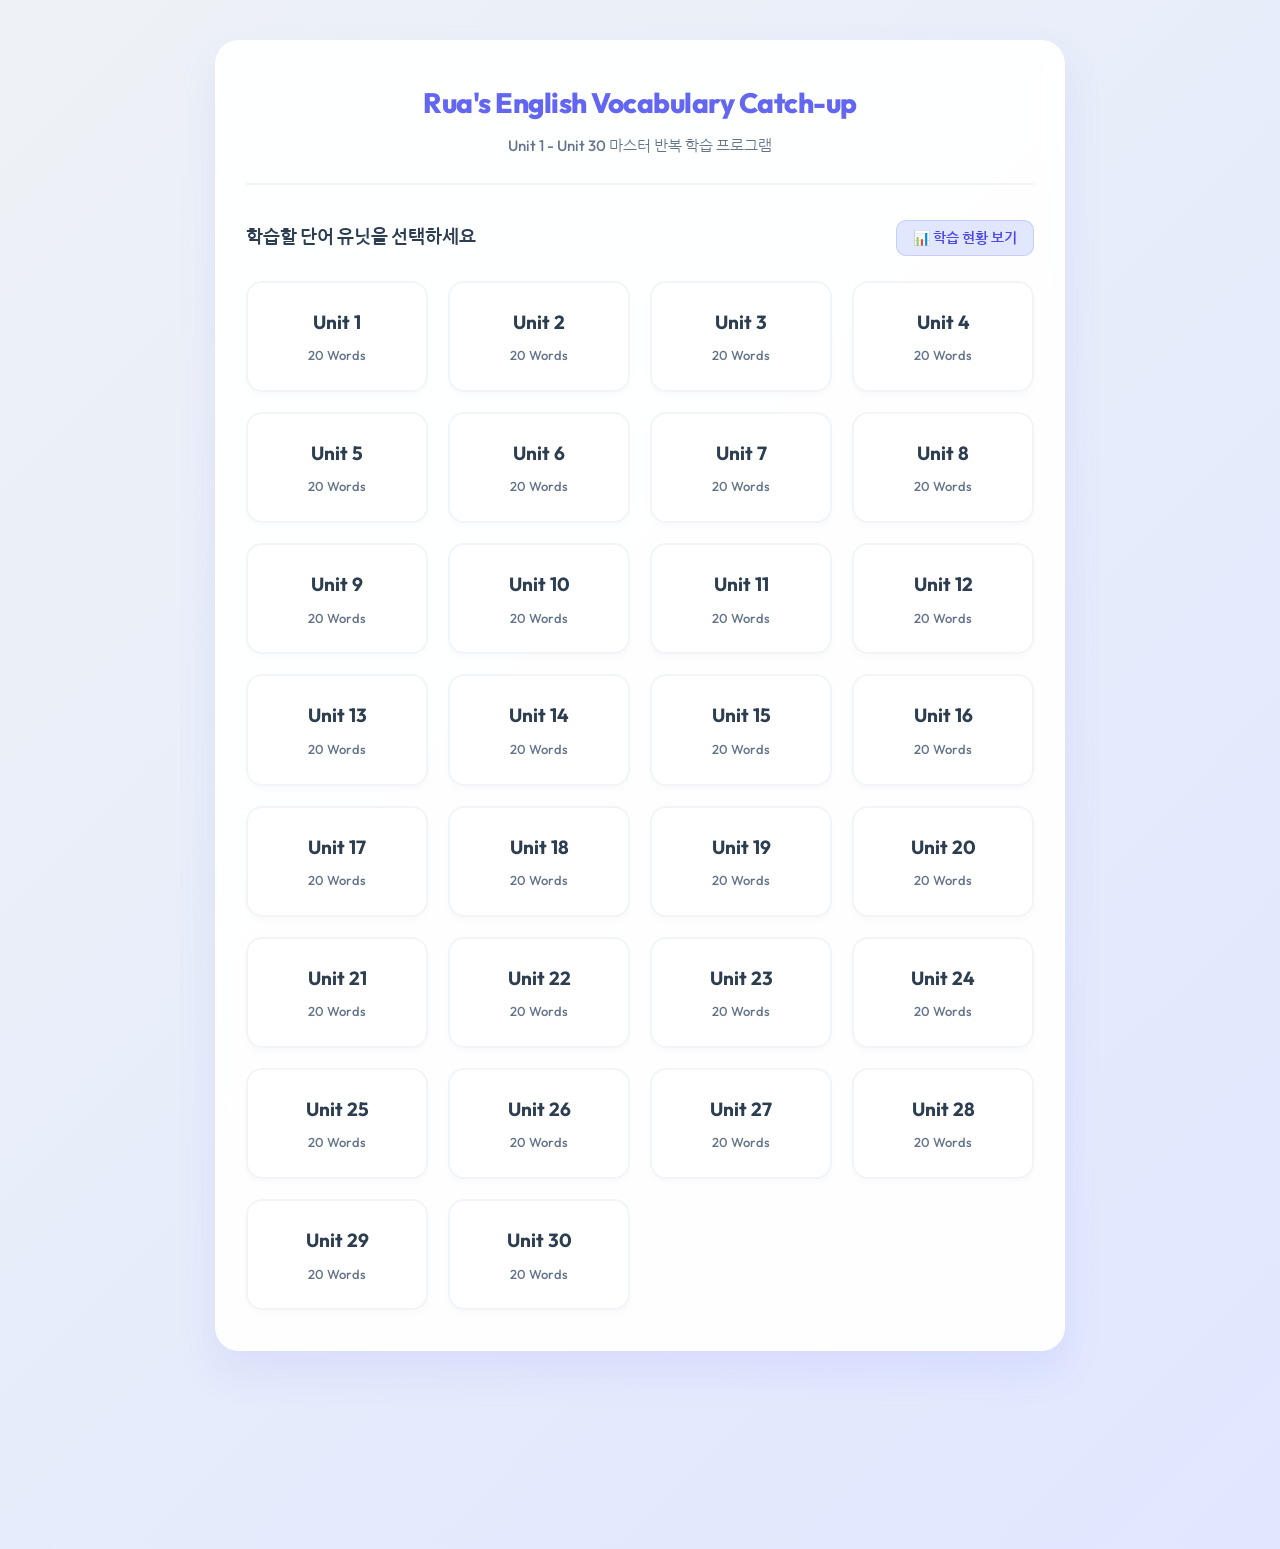
<file: index.html>
<!DOCTYPE html>
<html lang="ko">
<head>
    <meta charset="UTF-8">
    <meta name="viewport" content="width=device-width, initial-scale=1.0">
    <title>Rua's English Vocabulary Catch-up App</title>
    <style>
        @import url('https://fonts.googleapis.com/css2?family=Nanum+Gothic:wght@400;700;800&family=Outfit:wght@300;400;500;600;700;800&display=swap');

        :root {
            --bg-main: #f0f4f8;
            --card-bg: #ffffff;
            --text-main: #2c3e50;
            --text-muted: #64748b;
            --primary: #6366f1;
            --primary-dark: #4f46e5;
            --primary-light: #e0e7ff;
            --success: #10b981;
            --success-bg: #ecfdf5;
            --error: #ef4444;
            --error-bg: #fef2f2;
            --accent: #f59e0b;
            --border: #e2e8f0;
            --shadow: rgba(99, 102, 241, 0.08);
            --shadow-lg: 0 10px 25px -5px rgba(0, 0, 0, 0.05), 0 8px 10px -6px rgba(0, 0, 0, 0.05);
        }

        * {
            box-sizing: border-box;
            margin: 0;
            padding: 0;
            font-family: 'Outfit', 'Nanum Gothic', -apple-system, BlinkMacSystemFont, sans-serif;
        }

        body {
            background: linear-gradient(135deg, #eef2f6 0%, #e0e7ff 100%);
            color: var(--text-main);
            line-height: 1.6;
            padding: 20px 10px;
            min-height: 100vh;
        }

        .container {
            max-width: 850px;
            margin: 20px auto;
            background: rgba(255, 255, 255, 0.95);
            backdrop-filter: blur(10px);
            border-radius: 24px;
            box-shadow: 0 20px 40px rgba(99, 102, 241, 0.1);
            padding: 40px 30px;
            border: 1px solid rgba(255, 255, 255, 0.7);
            position: relative;
            min-height: 600px;
        }

        header {
            text-align: center;
            margin-bottom: 35px;
            border-bottom: 2px solid #f1f5f9;
            padding-bottom: 25px;
        }

        header h1 {
            font-size: 28px;
            color: var(--primary);
            font-weight: 800;
            margin-bottom: 8px;
            letter-spacing: -0.5px;
        }

        header p {
            font-size: 15px;
            color: var(--text-muted);
            font-weight: 500;
        }

        .btn {
            display: inline-flex;
            align-items: center;
            justify-content: center;
            background: var(--primary);
            color: white;
            padding: 12px 24px;
            border: none;
            border-radius: 12px;
            cursor: pointer;
            font-weight: 700;
            font-size: 15px;
            transition: all 0.25s cubic-bezier(0.4, 0, 0.2, 1);
            box-shadow: 0 4px 6px rgba(99, 102, 241, 0.2);
            text-decoration: none;
        }

        .btn:hover {
            background: var(--primary-dark);
            transform: translateY(-2px);
            box-shadow: 0 8px 15px rgba(99, 102, 241, 0.3);
        }
        
        .btn:active {
            transform: translateY(0);
        }

        .btn-secondary {
            background: #cbd5e1;
            color: #475569;
            box-shadow: 0 4px 6px rgba(0, 0, 0, 0.05);
        }
        .btn-secondary:hover {
            background: #94a3b8;
            color: #1e293b;
            box-shadow: 0 8px 15px rgba(0, 0, 0, 0.1);
        }

        .btn-lg {
            padding: 14px 28px;
            font-size: 17px;
        }

        /* Dashboard Styles */
        .grid {
            display: grid;
            grid-template-columns: repeat(auto-fill, minmax(180px, 1fr));
            gap: 20px;
            margin-top: 25px;
        }

        .unit-card {
            background: #ffffff;
            border: 2px solid #f1f5f9;
            border-radius: 16px;
            padding: 24px 20px;
            text-align: center;
            cursor: pointer;
            transition: all 0.25s ease;
            box-shadow: 0 4px 6px rgba(0, 0, 0, 0.02);
        }

        .unit-card:hover {
            transform: translateY(-4px);
            border-color: var(--primary-light);
            box-shadow: 0 10px 20px rgba(99, 102, 241, 0.12);
        }

        .unit-card h3 {
            font-size: 19px;
            color: var(--text-main);
            margin-bottom: 8px;
            font-weight: 700;
        }

        .unit-card p {
            font-size: 13px;
            color: var(--text-muted);
            font-weight: 500;
        }

        /* Mode Selection Screen */
        .mode-select-box {
            text-align: center;
            padding: 40px 20px;
            background: linear-gradient(135deg, #fdfbfb 0%, #ebedee 100%);
            border-radius: 20px;
            box-shadow: 0 10px 30px rgba(0,0,0,0.08);
            max-width: 500px;
            margin: 40px auto;
            border: 1px solid rgba(255,255,255,0.8);
        }
        .mode-select-box h2 {
            color: var(--primary);
            font-size: 24px;
            margin-bottom: 12px;
        }
        .mode-select-box p {
            color: var(--text-muted);
            font-size: 15px;
            margin-bottom: 25px;
        }
        .btn-study {
            background: #8b5cf6;
            box-shadow: 0 4px 6px rgba(139, 92, 246, 0.2);
        }
        .btn-study:hover {
            background: #7c3aed;
            box-shadow: 0 8px 15px rgba(139, 92, 246, 0.3);
        }
        .btn-test {
            background: var(--primary);
        }

        /* Study Screen Styles */
        .study-header {
            display: flex;
            justify-content: space-between;
            align-items: center;
            border-bottom: 2px solid var(--border);
            padding-bottom: 15px;
            margin-bottom: 20px;
        }
        #study-unit-title {
            font-size: 22px;
            font-weight: 800;
            color: var(--primary);
        }
        .btn-sm {
            padding: 8px 16px;
            font-size: 13px;
            border-radius: 8px;
        }
        .study-tabs {
            display: flex;
            gap: 10px;
            margin-bottom: 20px;
            border-bottom: 1px solid var(--border);
            padding-bottom: 10px;
        }
        .tab-btn {
            background: #f1f5f9;
            border: 1px solid var(--border);
            color: var(--text-main);
            padding: 10px 20px;
            border-radius: 8px;
            cursor: pointer;
            font-weight: 600;
            transition: all 0.2s;
        }
        .tab-btn.active {
            background: var(--primary);
            color: white;
            border-color: var(--primary);
        }
        .tab-btn:hover:not(.active) {
            background: #e2e8f0;
        }
        
        /* Flashcard CSS with Flip Effect */
        .flashcard-container {
            perspective: 1000px;
            width: 100%;
            max-width: 480px;
            height: 280px;
            margin: 30px auto;
        }
        .flashcard {
            width: 100%;
            height: 100%;
            position: relative;
            transform-style: preserve-3d;
            transition: transform 0.6s cubic-bezier(0.4, 0, 0.2, 1);
            cursor: pointer;
            border-radius: 20px;
        }
        .flashcard.flipped {
            transform: rotateY(180deg);
        }
        .card-face {
            position: absolute;
            width: 100%;
            height: 100%;
            backface-visibility: hidden;
            border-radius: 20px;
            padding: 30px;
            display: flex;
            flex-direction: column;
            justify-content: space-between;
            box-shadow: 0 10px 25px rgba(0,0,0,0.06);
            border: 2px solid rgba(99, 102, 241, 0.15);
        }
        .card-front {
            background: linear-gradient(135deg, #ffffff 0%, #f5f3ff 100%);
            align-items: center;
            justify-content: center;
            text-align: center;
        }
        .card-back {
            background: linear-gradient(135deg, #ffffff 0%, #fdfdfa 100%);
            transform: rotateY(180deg);
        }
        .card-word-container {
            display: flex;
            flex-direction: column;
            align-items: center;
            gap: 10px;
        }
        .card-word {
            font-size: 40px;
            font-weight: 800;
            color: var(--text-main);
            letter-spacing: -0.5px;
        }
        .card-pos {
            font-style: italic;
            color: var(--text-muted);
            font-size: 16px;
            background: var(--primary-light);
            padding: 2px 8px;
            border-radius: 6px;
        }
        .click-to-flip {
            font-size: 13px;
            color: var(--text-muted);
            text-align: center;
            margin-top: 15px;
            background: #f1f5f9;
            padding: 4px 12px;
            border-radius: 12px;
            font-weight: 600;
        }
        .card-back-content {
            display: flex;
            flex-direction: column;
            gap: 15px;
            height: 80%;
            justify-content: center;
        }
        .card-definition > strong, .card-example > strong {
            font-size: 14px;
            color: var(--primary);
            display: block;
            margin-bottom: 4px;
        }
        .card-definition p, .card-example p {
            font-size: 16px;
            color: var(--text-main);
            line-height: 1.4;
        }
        .card-example p {
            font-style: italic;
        }
        
        .flashcard-controls {
            display: flex;
            justify-content: center;
            align-items: center;
            margin-top: 20px;
        }
        
        /* TTS Pronunciation Buttons */
        .btn-speak {
            background: transparent;
            border: none;
            cursor: pointer;
            font-size: 16px;
            margin-left: 6px;
            padding: 4px;
            border-radius: 50%;
            transition: transform 0.1s, background-color 0.2s;
            display: inline-flex;
            align-items: center;
            justify-content: center;
            color: #3b82f6;
            vertical-align: middle;
        }
        .btn-speak:hover {
            transform: scale(1.2);
            background-color: rgba(59, 130, 246, 0.1);
        }
        .btn-speak-large {
            background: #3b82f6;
            color: white;
            border: none;
            border-radius: 20px;
            padding: 8px 16px;
            font-size: 14px;
            font-weight: 600;
            cursor: pointer;
            transition: all 0.2s;
            display: flex;
            align-items: center;
            gap: 6px;
            margin-top: 10px;
            box-shadow: 0 4px 6px rgba(59, 130, 246, 0.2);
        }
        .btn-speak-large:hover {
            background: #2563eb;
            transform: translateY(-1px);
            box-shadow: 0 6px 12px rgba(59, 130, 246, 0.3);
        }
        
        /* Study List View Styles */
        .study-list {
            display: flex;
            flex-direction: column;
            gap: 15px;
            max-height: 500px;
            overflow-y: auto;
            padding-right: 8px;
        }
        .study-list-item {
            background: white;
            border: 1px solid var(--border);
            border-radius: 16px;
            padding: 18px;
            display: flex;
            justify-content: space-between;
            align-items: center;
            transition: border-color 0.2s, box-shadow 0.2s;
        }
        .study-list-item:hover {
            border-color: var(--primary);
            box-shadow: 0 4px 12px rgba(99, 102, 241, 0.05);
        }
        .study-list-item-left {
            display: flex;
            flex-direction: column;
            gap: 6px;
            flex: 1;
        }
        .study-list-item-word-row {
            display: flex;
            align-items: center;
            gap: 10px;
        }
        .study-list-item-word {
            font-size: 19px;
            font-weight: 800;
            color: var(--text-main);
        }
        .study-list-item-pos {
            font-size: 13px;
            font-style: italic;
            color: var(--text-muted);
            background: var(--primary-light);
            padding: 1px 6px;
            border-radius: 4px;
        }
        .study-list-item-definition {
            font-size: 15px;
            color: var(--text-main);
        }
        .study-list-item-example {
            font-size: 14px;
            color: var(--text-muted);
            font-style: italic;
        }

        /* Test Sheet Layout (Academy Style) */
        .test-header {
            display: flex;
            justify-content: space-between;
            align-items: center;
            border-bottom: 2px dashed var(--primary-light);
            padding-bottom: 12px;
            margin-bottom: 25px;
            font-weight: 700;
            color: var(--text-main);
        }

        .section-title {
            background: var(--primary);
            color: white;
            padding: 8px 16px;
            margin: 30px 0 15px 0;
            font-size: 15px;
            letter-spacing: 0.5px;
            border-radius: 8px;
            font-weight: 800;
            box-shadow: 0 4px 6px rgba(99, 102, 241, 0.15);
        }

        .section-desc {
            font-style: italic;
            font-size: 13px;
            color: var(--text-muted);
            margin-bottom: 18px;
            font-weight: 500;
        }

        /* Word Bank */
        .word-bank {
            display: flex;
            flex-wrap: wrap;
            gap: 10px;
            background: #f8fafc;
            border: 1px solid var(--border);
            padding: 16px;
            border-radius: 12px;
            margin-bottom: 25px;
            justify-content: center;
            box-shadow: inset 0 2px 4px rgba(0,0,0,0.01);
        }

        .word-bank-item {
            background: white;
            border: 1px solid var(--border);
            padding: 6px 14px;
            border-radius: 20px;
            font-weight: 700;
            font-size: 14px;
            color: var(--text-main);
            box-shadow: 0 2px 4px rgba(0,0,0,0.02);
            display: inline-flex;
            align-items: center;
            gap: 6px;
            cursor: grab;
            user-select: none;
            transition: all 0.2s;
        }

        .word-bank-item:hover {
            border-color: var(--primary);
            background: #fafafa;
        }

        .word-bank-item:active {
            cursor: grabbing;
        }

        .word-bank-item.dragging {
            opacity: 0.4;
        }

        .word-bank-item.selected {
            background: var(--primary-light);
            border-color: var(--primary);
            color: var(--primary-dark);
            transform: scale(1.05);
            box-shadow: 0 4px 10px rgba(99, 102, 241, 0.15);
        }

        /* Questions Layout */
        .question-block {
            margin-bottom: 22px;
            padding: 15px;
            background: #f8fafc;
            border-radius: 12px;
            border: 1px solid transparent;
            transition: all 0.2s;
        }
        .question-block:hover {
            border-color: var(--primary-light);
            background: #ffffff;
            box-shadow: 0 4px 12px rgba(99, 102, 241, 0.03);
        }

        .question-text {
            font-size: 16px;
            font-weight: 600;
            margin-bottom: 10px;
            color: var(--text-main);
        }

        .drop-zone {
            display: inline-block;
            min-width: 130px;
            height: 32px;
            border: 2px dashed var(--primary-light);
            border-bottom: 2px solid var(--primary);
            vertical-align: middle;
            text-align: center;
            color: var(--primary-dark);
            font-weight: 800;
            padding: 0 8px;
            margin: 0 5px;
            cursor: pointer;
            background: #f8fafc;
            border-radius: 8px;
            transition: all 0.2s;
            line-height: 28px;
        }

        .drop-zone:hover {
            background: #e0e7ff;
            border-color: var(--primary);
        }

        .drop-zone.active-target {
            background: #f5f3ff;
            border-color: #8b5cf6;
            animation: pulse-border 1.5s infinite alternate;
        }

        .drop-zone.drag-hover {
            background: #c7d2fe !important;
            border-color: var(--primary-dark) !important;
            transform: scale(1.05);
            box-shadow: 0 4px 10px rgba(99, 102, 241, 0.2);
        }

        @keyframes pulse-border {
            from { box-shadow: 0 0 0 0px rgba(99, 102, 241, 0.2); }
            to { box-shadow: 0 0 0 4px rgba(99, 102, 241, 0.4); }
        }

        /* Multiple Choice */
        .options-grid {
            display: grid;
            grid-template-columns: 1fr 1fr;
            gap: 12px;
            margin-left: 10px;
            margin-top: 10px;
        }

        .option-btn {
            background: white;
            border: 1px solid var(--border);
            padding: 10px 18px;
            border-radius: 10px;
            text-align: left;
            cursor: pointer;
            font-size: 14px;
            font-weight: 600;
            color: var(--text-main);
            transition: all 0.2s;
            box-shadow: 0 2px 4px rgba(0,0,0,0.02);
        }

        .option-btn:hover {
            background: #f1f5f9;
            border-color: #cbd5e1;
            transform: translateY(-1px);
        }

        .option-btn.selected {
            background: var(--primary-light);
            border-color: var(--primary);
            font-weight: 700;
            color: var(--primary-dark);
        }

        /* Matching Layout */
        .matching-table {
            width: 100%;
            border-collapse: separate;
            border-spacing: 0 10px;
            margin-top: 10px;
        }

        .matching-table tr {
            background: #f8fafc;
            border-radius: 10px;
            transition: all 0.2s;
        }
        .matching-table tr:hover {
            background: #ffffff;
            box-shadow: 0 4px 12px rgba(99, 102, 241, 0.03);
        }

        .matching-table td {
            padding: 12px 10px;
            vertical-align: middle;
        }
        
        .matching-table td:first-child {
            border-top-left-radius: 10px;
            border-bottom-left-radius: 10px;
        }
        .matching-table td:last-child {
            border-top-right-radius: 10px;
            border-bottom-right-radius: 10px;
        }

        .match-select {
            padding: 6px 10px;
            border-radius: 6px;
            border: 1px solid var(--border);
            font-weight: bold;
            outline: none;
            cursor: pointer;
            background: white;
            transition: border-color 0.2s;
        }
        .match-select:focus {
            border-color: var(--primary);
        }

        /* Feedback Colors */
        .correct-ans {
            background-color: var(--success-bg) !important;
            border-color: var(--success) !important;
            color: var(--success) !important;
        }
        .incorrect-ans {
            background-color: var(--error-bg) !important;
            border-color: var(--error) !important;
            color: var(--error) !important;
        }
        .feedback-text {
            font-size: 13px;
            font-weight: 700;
            margin-top: 4px;
            display: inline-flex;
            align-items: center;
        }
        .feedback-text.correct { color: var(--success); }
        .feedback-text.incorrect { color: var(--error); }

        /* Summary View */
        .summary-box {
            text-align: center;
            padding: 30px 10px;
        }
        .score-display {
            font-size: 56px;
            font-weight: 800;
            color: var(--primary);
            margin: 15px 0;
            letter-spacing: -1px;
        }
        .wrong-list {
            margin: 25px auto;
            max-width: 550px;
            text-align: left;
            background: #f8fafc;
            border: 1px solid var(--border);
            border-radius: 16px;
            padding: 20px;
            box-shadow: 0 4px 6px rgba(0,0,0,0.01);
        }
        .wrong-list h4 {
            margin-bottom: 12px;
            color: var(--error);
            border-bottom: 2px solid var(--error-bg);
            padding-bottom: 8px;
            font-size: 16px;
            font-weight: 800;
        }
        .wrong-item {
            display: flex;
            flex-direction: column;
            gap: 4px;
            padding: 10px 0;
            font-size: 14px;
            border-bottom: 1px dashed var(--border);
        }
        .wrong-item:last-child { border-bottom: none; }
        .wrong-item .pos-tag {
            font-size: 12px;
            font-style: italic;
            color: var(--text-muted);
            background: #e2e8f0;
            padding: 1px 5px;
            border-radius: 4px;
            margin-left: 6px;
        }
        .wrong-item .def-text {
            color: var(--text-muted);
            font-size: 13.5px;
        }

        /* Utilities */
        .hidden { display: none !important; }
        .flex-center {
            display: flex;
            justify-content: center;
            align-items: center;
            gap: 15px;
            margin-top: 30px;
            flex-wrap: wrap;
        }
        
        /* Progress Bar */
        .progress-container {
            width: 100%;
            background: #e2e8f0;
            height: 10px;
            border-radius: 5px;
            margin-bottom: 20px;
            overflow: hidden;
        }
        .progress-bar {
            height: 100%;
            background: linear-gradient(90deg, var(--primary) 0%, #818cf8 100%);
            width: 0%;
            transition: width 0.3s ease;
        }

        /* Completed Unit Styling & Dashboard Stars */
        .unit-card {
            position: relative; /* Position context for the floating star */
        }
        .unit-card.completed {
            background: #f0fdf4 !important;
            border-color: #bbf7d0 !important;
        }
        .unit-card.completed:hover {
            border-color: #86efac !important;
            box-shadow: 0 10px 20px rgba(16, 185, 129, 0.12) !important;
        }
        .unit-score {
            font-size: 12px;
            color: #166534;
            font-weight: 700;
            margin-top: 6px;
            background: #dcfce7;
            padding: 2px 8px;
            border-radius: 10px;
            display: inline-block;
        }
        .unit-star {
            position: absolute;
            top: -10px;
            left: -10px;
            font-size: 22px;
            filter: drop-shadow(0 2px 4px rgba(245, 158, 11, 0.4));
            animation: float-star 2s ease-in-out infinite alternate;
            user-select: none;
        }
        @keyframes float-star {
            from { transform: translateY(0) rotate(-15deg); }
            to { transform: translateY(-4px) rotate(15deg); }
        }

        /* Reset History Button */
        .btn-reset-history {
            background: #fee2e2;
            color: #ef4444;
            border: 1px solid #fecaca;
            box-shadow: none;
            padding: 6px 12px;
            font-size: 13px;
            border-radius: 8px;
            font-weight: 700;
            cursor: pointer;
            transition: all 0.2s;
            display: inline-flex;
            align-items: center;
            gap: 4px;
        }
        .btn-reset-history:hover {
            background: #fecaca;
            color: #dc2626;
            transform: translateY(-1px);
        }

        /* Study History Modal Styles */
        .modal-overlay {
            position: fixed;
            top: 0;
            left: 0;
            width: 100vw;
            height: 100vh;
            background: rgba(15, 23, 42, 0.4);
            backdrop-filter: blur(8px);
            z-index: 10000;
            display: flex;
            align-items: center;
            justify-content: center;
            opacity: 0;
            pointer-events: none;
            transition: opacity 0.3s ease;
        }
        .modal-overlay.open {
            opacity: 1;
            pointer-events: auto;
        }
        .modal-content {
            background: #ffffff;
            width: 90%;
            max-width: 600px;
            max-height: 80vh;
            border-radius: 24px;
            box-shadow: 0 25px 50px -12px rgba(0, 0, 0, 0.15);
            padding: 30px;
            display: flex;
            flex-direction: column;
            position: relative;
            transform: scale(0.9);
            transition: transform 0.3s ease;
        }
        .modal-overlay.open .modal-content {
            transform: scale(1);
        }
        .modal-header {
            display: flex;
            justify-content: space-between;
            align-items: center;
            border-bottom: 2px solid #f1f5f9;
            padding-bottom: 15px;
            margin-bottom: 20px;
        }
        .modal-header h2 {
            font-size: 22px;
            color: var(--primary);
            font-weight: 800;
        }
        .modal-close-btn {
            background: #f1f5f9;
            border: none;
            width: 32px;
            height: 32px;
            border-radius: 50%;
            display: flex;
            align-items: center;
            justify-content: center;
            cursor: pointer;
            font-size: 18px;
            font-weight: bold;
            color: var(--text-muted);
            transition: background 0.2s;
        }
        .modal-close-btn:hover {
            background: #e2e8f0;
            color: var(--text-main);
        }
        .modal-body {
            overflow-y: auto;
            flex: 1;
            padding-right: 5px;
        }
        
        /* Modal stats */
        .history-stats-grid {
            display: grid;
            grid-template-columns: 1fr 1fr;
            gap: 15px;
            margin-bottom: 20px;
        }
        .history-stat-card {
            background: var(--bg-main);
            border-radius: 12px;
            padding: 15px;
            text-align: center;
            border: 1px solid var(--border);
        }
        .history-stat-card .stat-value {
            font-size: 24px;
            font-weight: 800;
            color: var(--primary);
        }
        .history-stat-card .stat-label {
            font-size: 13px;
            color: var(--text-muted);
            font-weight: 600;
        }
        
        .history-list {
            display: flex;
            flex-direction: column;
            gap: 10px;
            margin-bottom: 20px;
        }
        .history-list-item {
            display: flex;
            justify-content: space-between;
            align-items: center;
            padding: 10px 15px;
            background: #f8fafc;
            border-radius: 10px;
            border: 1px solid #f1f5f9;
            font-size: 14px;
        }
        .history-list-item.perfect {
            background: #f0fdf4;
            border-color: #dcfce7;
        }
        
        /* Buttons */
        .btn-history {
            background: var(--primary-light);
            color: var(--primary-dark);
            border: 1px solid rgba(99, 102, 241, 0.2);
            padding: 8px 16px;
            font-size: 14px;
            border-radius: 10px;
            font-weight: 700;
            cursor: pointer;
            transition: all 0.2s;
            display: inline-flex;
            align-items: center;
            gap: 6px;
        }
        .btn-history:hover {
            background: var(--primary);
            color: white;
            transform: translateY(-1px);
            box-shadow: 0 4px 10px rgba(99, 102, 241, 0.15);
        }
        
        .btn-wrong-review {
            background: #fef2f2;
            color: #ef4444;
            border: 2px dashed #fca5a5;
            padding: 12px 24px;
            border-radius: 12px;
            font-weight: 800;
            font-size: 15px;
            cursor: pointer;
            transition: all 0.2s;
            display: inline-flex;
            align-items: center;
            gap: 8px;
            width: 100%;
            justify-content: center;
            box-shadow: 0 4px 6px rgba(239, 68, 68, 0.05);
            margin-top: 10px;
        }
        .btn-wrong-review:hover {
            background: #fee2e2;
            border-color: #ef4444;
            transform: translateY(-2px);
            box-shadow: 0 8px 15px rgba(239, 68, 68, 0.15);
        }
    </style>
</head>
<body>

<div class="container">
    <!-- Header Area -->
    <header id="app-header">
        <h1>Rua's English Vocabulary Catch-up</h1>
        <p>Unit 1 - Unit 30 마스터 반복 학습 프로그램</p>
    </header>

    <!-- Dashboard Screen -->
    <div id="screen-dashboard">
        <div style="display: flex; justify-content: space-between; align-items: center; margin-bottom: 20px; flex-wrap: wrap; gap: 10px;">
            <h2 style="font-size: 18px;">학습할 단어 유닛을 선택하세요</h2>
            <button id="btn-show-history" class="btn-history" onclick="openHistoryModal()">📊 학습 현황 보기</button>
        </div>
        <div class="grid" id="unit-grid"></div>
    </div>

    <!-- Mode Selection Screen -->
    <div id="screen-mode-select" class="hidden">
        <div class="mode-select-box">
            <h2 id="mode-select-title">Unit 1 학습하기</h2>
            <p>단어 공부를 먼저 할까요, 아니면 바로 시험을 볼까요?</p>
            <div class="flex-center" style="margin-top: 25px;">
                <button class="btn btn-study btn-lg" onclick="startStudyMode()">📖 단어 학습하기 (공부)</button>
                <button class="btn btn-test btn-lg" onclick="startTestModeDirect()">📝 테스트 시작하기 (시험)</button>
            </div>
            <div id="wrong-words-btn-container" class="flex-center" style="margin-top: 12px; margin-bottom: 5px;">
                <button id="btn-wrong-words-review" class="btn-wrong-review hidden" onclick="startWrongWordsReview()">❌ 오답 노트 복습 (0단어)</button>
            </div>
            <div class="flex-center" style="margin-top: 15px;">
                <button class="btn btn-secondary" onclick="showDashboard()">대시보드로 돌아가기</button>
            </div>
        </div>
    </div>

    <!-- Study Screen -->
    <div id="screen-study" class="hidden">
        <div class="study-header">
            <span id="study-unit-title">UNIT 1 단어 학습</span>
            <button class="btn btn-secondary btn-sm" onclick="showDashboard()">대시보드로</button>
        </div>

        <!-- Tab Controls -->
        <div class="study-tabs">
            <button class="tab-btn active" onclick="switchStudyTab('card')">🃏 카드 학습 (Flashcards)</button>
            <button class="tab-btn" onclick="switchStudyTab('list')">📋 전체 목록 (All Words)</button>
        </div>

        <!-- Tab 1: Flashcard View -->
        <div id="tab-study-card" class="study-tab-content">
            <div class="flashcard-container">
                <div class="flashcard" onclick="flipCard()">
                    <div class="card-face card-front">
                        <div class="card-word-container">
                            <span id="flashcard-word" class="card-word">agree</span>
                            <span id="flashcard-pos" class="card-pos">v.</span>
                            <button class="btn-speak-large" onclick="event.stopPropagation(); speakCurrentWord();">🔊 발음 듣기</button>
                        </div>
                        <div class="click-to-flip">클릭하여 뜻 확인하기 🔄</div>
                    </div>
                    <div class="card-face card-back">
                        <div class="card-back-content">
                            <div class="card-definition">
                                <strong>뜻 (Definition): <button class="btn-speak" onclick="event.stopPropagation(); speakCurrentDefinition();">🔊</button></strong>
                                <p id="flashcard-def">To agree is to have the same opinion...</p>
                            </div>
                            <div class="card-example">
                                <strong>예문 (Example): <button class="btn-speak" onclick="event.stopPropagation(); speakCurrentExample();">🔊</button></strong>
                                <p id="flashcard-ex">The students agree they have too much homework.</p>
                            </div>
                        </div>
                        <div class="click-to-flip">클릭하여 단어 보기 🔄</div>
                    </div>
                </div>
            </div>
            
            <div class="flashcard-controls">
                <button class="btn btn-secondary" onclick="prevCard()">◀ 이전</button>
                <span id="flashcard-index" style="font-weight: bold; font-size: 16px; margin: 0 15px;">1 / 20</span>
                <button class="btn" onclick="nextCard()">다음 ▶</button>
            </div>
        </div>

        <!-- Tab 2: All Words List View -->
        <div id="tab-study-list" class="study-tab-content hidden">
            <div class="study-list" id="study-list-container">
                <!-- Programmatically generated list of words -->
            </div>
        </div>

        <div class="flex-center" style="margin-top: 40px; border-top: 2px dashed var(--border); padding-top: 25px;">
            <button class="btn btn-study btn-lg" style="padding: 15px 30px; font-size: 18px;" onclick="startTestFromStudy()">📝 학습 완료! 테스트 시작하기</button>
        </div>
    </div>

    <!-- Test Screen -->
    <div id="screen-test" class="hidden">
        <div class="test-header">
            <span>4000 Essential English Words 1</span>
            <span id="test-unit-title">UNIT 0</span>
            <span>Name: Rua</span>
        </div>

        <!-- Progress Bar -->
        <div class="progress-container">
            <div class="progress-bar" id="test-progress-bar"></div>
        </div>

        <div id="test-content"></div>

        <div class="flex-center">
            <button class="btn btn-secondary" onclick="showDashboard()">대시보드로</button>
            <button class="btn hidden" id="btn-back-to-summary" onclick="backToSummary()">결과 리포트로 돌아가기</button>
            <button class="btn" id="btn-submit-test" onclick="gradeTest()">시험지 채점하기</button>
        </div>
    </div>

    <!-- Summary Screen -->
    <div id="screen-summary" class="hidden">
        <div class="summary-box">
            <h2>시험 결과 리포트</h2>
            <div class="score-display" id="summary-score">0 / 0</div>
            <p id="summary-comment" style="font-weight: 600; margin-bottom: 20px;"></p>
            
            <div id="wrong-words-box" class="hidden">
                <div class="wrong-list">
                    <h4>❌ 다시 학습해야 할 단어 목록</h4>
                    <div id="wrong-words-container"></div>
                </div>
            </div>

            <div class="flex-center" style="margin-top: 30px;">
                <button class="btn btn-secondary" onclick="showDashboard()">대시보드로 이동</button>
                <button class="btn btn-study" id="btn-view-graded" onclick="viewGradedSheet()">채점 결과 상세 보기</button>
                <button class="btn" id="btn-review" onclick="startReviewSession()">오답 단어 복습하기</button>
            </div>
        </div>
    </div>
</div>

<!-- Study History Modal -->
<div id="modal-history" class="modal-overlay" onclick="closeHistoryModalViaOverlay(event)">
    <div class="modal-content">
        <div class="modal-header">
            <h2>📊 Rua의 학습 현황</h2>
            <button class="modal-close-btn" onclick="closeHistoryModal()">✕</button>
        </div>
        <div class="modal-body">
            <div class="history-stats-grid">
                <div class="history-stat-card">
                    <div class="stat-value" id="stat-completed-units">0 / 30</div>
                    <div class="stat-label">완료한 유닛</div>
                </div>
                <div class="history-stat-card">
                    <div class="stat-value" id="stat-perfect-units">0</div>
                    <div class="stat-label">⭐ 만점 유닛</div>
                </div>
            </div>
            <h3 style="font-size: 15px; margin-bottom: 10px; color: var(--text-main); font-weight: 700;">유닛별 학습 기록</h3>
            <div class="history-list" id="modal-history-list">
                <!-- Programmatically generated history items -->
            </div>
            
            <div style="display: flex; justify-content: center; margin-top: 15px; border-top: 1px solid #f1f5f9; padding-top: 15px;">
                <button class="btn-reset-history" onclick="confirmResetHistory()">🔄 전체 학습 기록 초기화</button>
            </div>
        </div>
    </div>
</div>

<canvas id="confetti-canvas"></canvas>

<script>
    const vocabData = {
        "1": [
            {
                "word": "agree",
                "pos": "v.",
                "definition": "To agree is to have the same opinion or belief as another person.",
                "example": "The students agree they have too much homework."
            },
            {
                "word": "alcohol",
                "pos": "n.",
                "definition": "Alcohol is a type of drink that can make people drunk.",
                "example": "A person should not drive a car after he or she has been drinking alcohol."
            },
            {
                "word": "arrive",
                "pos": "v.",
                "definition": "To arrive is to get somewhere.",
                "example": "They arrived at school at 7 a.m."
            },
            {
                "word": "August",
                "pos": "n.",
                "definition": "August is the eighth month of the year.",
                "example": "Is your birthday in August?"
            },
            {
                "word": "boat",
                "pos": "n.",
                "definition": "A boat is a vehicle that moves across water.",
                "example": "There is a small boat on the lake."
            },
            {
                "word": "breakfast",
                "pos": "n.",
                "definition": "Breakfast is the morning meal.",
                "example": "I ate eggs for breakfast."
            },
            {
                "word": "camera",
                "pos": "n.",
                "definition": "A camera is a piece of equipment that takes pictures.",
                "example": "I brought my camera on my vacation."
            },
            {
                "word": "capital",
                "pos": "n.",
                "definition": "A capital is a city where a country's government is based.",
                "example": "The capital of the United States is Washington, D.C."
            },
            {
                "word": "catch",
                "pos": "v.",
                "definition": "To catch is to grab or get something.",
                "example": "Did you catch the ball during the baseball game?"
            },
            {
                "word": "duck",
                "pos": "n.",
                "definition": "A duck is a small water bird.",
                "example": "People feed ducks at the lake."
            },
            {
                "word": "enjoy",
                "pos": "v.",
                "definition": "To enjoy is to like something.",
                "example": "The woman enjoys riding her bicycle."
            },
            {
                "word": "invite",
                "pos": "v.",
                "definition": "To invite is to ask someone to come to a place or event.",
                "example": "I will invite my friends to my birthday party."
            },
            {
                "word": "love",
                "pos": "v.",
                "definition": "To love is to like something or someone a lot.",
                "example": "I love my family very much."
            },
            {
                "word": "month",
                "pos": "n.",
                "definition": "A month is one of 12 periods of time in one year.",
                "example": "January is the first month of the year."
            },
            {
                "word": "travel",
                "pos": "v.",
                "definition": "To travel is to go to a faraway place on vacation or business.",
                "example": "They will travel to Argentina this summer."
            },
            {
                "word": "typical",
                "pos": "adj.",
                "definition": "If something is typical, it is normal or something that usually happens.",
                "example": "My typical breakfast is toast and eggs."
            },
            {
                "word": "visit",
                "pos": "v.",
                "definition": "To visit is to go and spend time in another place or see another person.",
                "example": "She wants to visit her grandmother."
            },
            {
                "word": "weather",
                "pos": "n.",
                "definition": "Weather is the temperature and the state of the outdoors.",
                "example": "Today's weather is rainy and cloudy."
            },
            {
                "word": "week",
                "pos": "n.",
                "definition": "A week is a period of time that is seven days long.",
                "example": "What are you doing next week?"
            },
            {
                "word": "wine",
                "pos": "n.",
                "definition": "Wine is an alcoholic drink made from grapes.",
                "example": "The store carried both red and white wine."
            }
        ],
        "2": [
            {
                "word": "adventure",
                "pos": "n.",
                "definition": "An adventure is a fun or exciting thing that you do.",
                "example": "Riding in the rough water was an adventure."
            },
            {
                "word": "approach",
                "pos": "v.",
                "definition": "To approach something means to move close to it.",
                "example": "The boy approached his school."
            },
            {
                "word": "carefully",
                "pos": "adv.",
                "definition": "Carefully means with great attention, especially to detail or safety.",
                "example": "The baby carefully climbed down the stairs."
            },
            {
                "word": "chemical",
                "pos": "n.",
                "definition": "A chemical is something that scientists use in chemistry.",
                "example": "The scientist mixed the chemicals."
            },
            {
                "word": "create",
                "pos": "v.",
                "definition": "To create means to make something new.",
                "example": "She created an igloo from blocks of snow."
            },
            {
                "word": "evil",
                "pos": "adj.",
                "definition": "Evil describes something bad or cruel, not good.",
                "example": "They felt a strange, evil presence as they got closer to the house."
            },
            {
                "word": "experiment",
                "pos": "n.",
                "definition": "An experiment is a test that you do to see what will happen.",
                "example": "The student did an experiment in science class."
            },
            {
                "word": "kill",
                "pos": "v.",
                "definition": "To kill someone or something is to make them die.",
                "example": "I killed the fly."
            },
            {
                "word": "laboratory",
                "pos": "n.",
                "definition": "A laboratory is a room where a scientist works.",
                "example": "My mother works in a laboratory."
            },
            {
                "word": "laugh",
                "pos": "n.",
                "definition": "Laugh is the sound made when someone is happy or a funny thing occurs.",
                "example": "The sound of her laugh filled the room."
            },
            {
                "word": "loud",
                "pos": "adj.",
                "definition": "If a sound is loud, it is strong and very easy to hear.",
                "example": "The man's voice was so loud that we all could hear him."
            },
            {
                "word": "nervous",
                "pos": "adj.",
                "definition": "When a person is nervous, they think something bad will happen.",
                "example": "The boy became nervous when he heard the news."
            },
            {
                "word": "noise",
                "pos": "n.",
                "definition": "A noise is an unpleasant sound.",
                "example": "The crying baby made a loud noise."
            },
            {
                "word": "project",
                "pos": "n.",
                "definition": "A project is a type of work that you do for school or a job.",
                "example": "His afternoon work project was to paint the room green."
            },
            {
                "word": "scare",
                "pos": "v.",
                "definition": "To scare someone is to make them feel afraid.",
                "example": "My uncle was scared by what he saw in the room."
            },
            {
                "word": "secret",
                "pos": "n.",
                "definition": "A secret is something that you do not tell other people.",
                "example": "The two boys were sharing a secret."
            },
            {
                "word": "shout",
                "pos": "v.",
                "definition": "To shout is to say something loudly.",
                "example": "My boss shouted at me because I was late for work."
            },
            {
                "word": "smell",
                "pos": "v.",
                "definition": "To smell something means to use your nose to sense it.",
                "example": "The two friends smelled the flower."
            },
            {
                "word": "terrible",
                "pos": "adj.",
                "definition": "If something is terrible, it is very bad.",
                "example": "The way he treated his classmate was terrible."
            },
            {
                "word": "worse",
                "pos": "adj.",
                "definition": "If something is worse, it is of poorer quality than another thing.",
                "example": "Business was worse this month than last month."
            }
        ],
        "3": [
            {
                "word": "alien",
                "pos": "n.",
                "definition": "An alien is a creature from a different world.",
                "example": "The alien came in peace."
            },
            {
                "word": "among",
                "pos": "prep.",
                "definition": "If you are among certain things, they are all around you.",
                "example": "There was a red apple among the green ones."
            },
            {
                "word": "chart",
                "pos": "n.",
                "definition": "A chart is a list of information.",
                "example": "We used a chart to see how we had improved."
            },
            {
                "word": "cloud",
                "pos": "n.",
                "definition": "A cloud is a group of water drops in the sky.",
                "example": "The sky was filled with white clouds."
            },
            {
                "word": "describe",
                "pos": "v.",
                "definition": "To describe is to say or write what someone or something is like.",
                "example": "They described their tree as colorful, with gold ribbon and a star."
            },
            {
                "word": "ever",
                "pos": "adv.",
                "definition": "Ever means at any time.",
                "example": "Going skiing last winter was the most fun I've ever had."
            },
            {
                "word": "fail",
                "pos": "v.",
                "definition": "To fail means you do not succeed in what you try to do.",
                "example": "Since he failed to get the job, he was sad."
            },
            {
                "word": "grade",
                "pos": "n.",
                "definition": "A grade is a score or mark given to someone's work.",
                "example": "I managed to get good grades on my report card."
            },
            {
                "word": "instead",
                "pos": "adv.",
                "definition": "Instead means in place of.",
                "example": "He ate the carrot instead of the ice cream."
            },
            {
                "word": "library",
                "pos": "n.",
                "definition": "A library is a place where you go to read books.",
                "example": "The library at school is full of books."
            },
            {
                "word": "photograph",
                "pos": "n.",
                "definition": "A photograph is a picture made using a camera.",
                "example": "I took this photograph with my cell phone."
            },
            {
                "word": "planet",
                "pos": "n.",
                "definition": "A planet is a large round thing in if space.",
                "example": "Saturn is the planet with the rings around it."
            },
            {
                "word": "report",
                "pos": "n.",
                "definition": "A report is something someone writes for school or work.",
                "example": "Karen had trouble writing her report."
            },
            {
                "word": "several",
                "pos": "adj.",
                "definition": "Several is more than two but not many.",
                "example": "He had to read several books for class."
            },
            {
                "word": "shape",
                "pos": "n.",
                "definition": "An object's shape is the arrangement of its sides and surfaces.",
                "example": "Even with your eyes closed, you can feel the shape of it."
            },
            {
                "word": "solve",
                "pos": "v.",
                "definition": "To solve something is to find an answer to it.",
                "example": "All the students could easily solve the math problem."
            },
            {
                "word": "suddenly",
                "pos": "adv.",
                "definition": "If something happens suddenly, it happens quickly and unexpectedly.",
                "example": "I was surprised when my friends suddenly shouted, 'Happy birthday!'"
            },
            {
                "word": "suppose",
                "pos": "v.",
                "definition": "To suppose is to guess.",
                "example": "I suppose I should go home now."
            },
            {
                "word": "understand",
                "pos": "v.",
                "definition": "To understand something you need to know what it means.",
                "example": "Henry could not understand the message."
            },
            {
                "word": "view",
                "pos": "v.",
                "definition": "To view is to look at something.",
                "example": "Michael likes to view himself in the mirror."
            }
        ],
        "4": [
            {
                "word": "appropriate",
                "pos": "adj.",
                "definition": "When a thing is appropriate, it is right or normal.",
                "example": "It's appropriate to wear a suit when you go to the office."
            },
            {
                "word": "avoid",
                "pos": "v.",
                "definition": "To avoid something is to stay away from it.",
                "example": "Avoid the broken bottle on the floor."
            },
            {
                "word": "behave",
                "pos": "v.",
                "definition": "To behave is to act in a particular way, especially to be good.",
                "example": "She always behaves well when her father is around."
            },
            {
                "word": "calm",
                "pos": "adj.",
                "definition": "When someone is calm, they do not get excited or upset.",
                "example": "A nice warm bath makes me feel so calm."
            },
            {
                "word": "concern",
                "pos": "n.",
                "definition": "Concern is a feeling of worry.",
                "example": "I was filled with concern after reading the newspaper."
            },
            {
                "word": "content",
                "pos": "adj.",
                "definition": "To be content is to be happy and not want more.",
                "example": "The baby looked very content sitting on the floor."
            },
            {
                "word": "expect",
                "pos": "v.",
                "definition": "If you expect something to happen, you believe it will happen.",
                "example": "I expect the bus to be here very soon."
            },
            {
                "word": "frequently",
                "pos": "adv.",
                "definition": "When something happens frequently, it happens often.",
                "example": "We meet frequently, either at the beginning or end of the week."
            },
            {
                "word": "habit",
                "pos": "n.",
                "definition": "A habit is a thing that you do often.",
                "example": "Smoking is a bad habit that can kill you."
            },
            {
                "word": "instruct",
                "pos": "v.",
                "definition": "To instruct is to teach.",
                "example": "My teacher instructs us in several subjects."
            },
            {
                "word": "issue",
                "pos": "n.",
                "definition": "An issue is an important topic.",
                "example": "The men spoke about issues that were important to the people."
            },
            {
                "word": "none",
                "pos": "pron.",
                "definition": "None means not any of something.",
                "example": "He spent all his money. There is none left."
            },
            {
                "word": "patient",
                "pos": "adj.",
                "definition": "If people are patient, they don't become angry or upset easily.",
                "example": "I had to be patient and wait until 5 o'clock to leave."
            },
            {
                "word": "positive",
                "pos": "adj.",
                "definition": "If something is positive, it is good.",
                "example": "She has a positive future ahead of her after finishing college."
            },
            {
                "word": "punish",
                "pos": "v.",
                "definition": "To punish means to make someone suffer for breaking the rules or laws.",
                "example": "To punish me, my teacher had me stand in the corner."
            },
            {
                "word": "represent",
                "pos": "v.",
                "definition": "To represent is to speak or act for a person or group.",
                "example": "My lawyer will represent me in court."
            },
            {
                "word": "shake",
                "pos": "v.",
                "definition": "To shake is to move back and forth or up and down quickly.",
                "example": "When people shake hands, it usually means they agree."
            },
            {
                "word": "spread",
                "pos": "v.",
                "definition": "To spread is to move out to cover a larger area.",
                "example": "I like to spread butter on my toast."
            },
            {
                "word": "stroll",
                "pos": "v.",
                "definition": "To stroll means to walk slowly and calmly.",
                "example": "My dog and I strolled through the park today."
            },
            {
                "word": "village",
                "pos": "n.",
                "definition": "A village is a very small town.",
                "example": "There are only a few houses in my village."
            }
        ],
        "5": [
            {
                "word": "active",
                "pos": "adj.",
                "definition": "When someone is active, they move a lot or have a lot of things to do.",
                "example": "It is important to be active and not sit around all the time."
            },
            {
                "word": "adult",
                "pos": "n.",
                "definition": "An adult is a person who is more than 18 years old.",
                "example": "My mom and dad are adults."
            },
            {
                "word": "age",
                "pos": "n.",
                "definition": "Age is how many years someone has lived.",
                "example": "She died at the age of 80."
            },
            {
                "word": "bad",
                "pos": "adj.",
                "definition": "When something is bad, it is not good.",
                "example": "She is unhappy because she had a bad day."
            },
            {
                "word": "balance",
                "pos": "n.",
                "definition": "Balance is when two or more things are equal.",
                "example": "A good balance between work and fun helps keep you healthy."
            },
            {
                "word": "bike",
                "pos": "n.",
                "definition": "A bike is a vehicle with two wheels powered by a human.",
                "example": "He rides his bike to school every day."
            },
            {
                "word": "choose",
                "pos": "v.",
                "definition": "To choose is to pick something or make a decision.",
                "example": "I have to choose between taking art classes and sports lessons."
            },
            {
                "word": "doctor",
                "pos": "n.",
                "definition": "A doctor is a person who studies medicine and helps sick people.",
                "example": "You should go to the doctor when you are sick."
            },
            {
                "word": "during",
                "pos": "prep.",
                "definition": "During an event means while the event was happening.",
                "example": "Did you sleep during the movie?"
            },
            {
                "word": "football",
                "pos": "n.",
                "definition": "Football is a popular sport with eleven members and an oval-shaped ball.",
                "example": "Football is a popular sport in the United States."
            },
            {
                "word": "fun",
                "pos": "adj.",
                "definition": "When something is fun, it is enjoyable.",
                "example": "We had a fun time at the birthday party."
            },
            {
                "word": "game",
                "pos": "n.",
                "definition": "A game is an activity where people compete against each other.",
                "example": "Let's play a board game tonight."
            },
            {
                "word": "heart",
                "pos": "n.",
                "definition": "A heart is an organ that keeps the body alive.",
                "example": "My heart beats fast when I am nervous."
            },
            {
                "word": "golf",
                "pos": "n.",
                "definition": "Golf is a sport with clubs and a small white ball.",
                "example": "People play golf in nice weather."
            },
            {
                "word": "increase",
                "pos": "v.",
                "definition": "To increase is to make something larger.",
                "example": "I will increase my score if I study for the test."
            },
            {
                "word": "life",
                "pos": "n.",
                "definition": "Life is the time when a person is alive.",
                "example": "My grandfather had a long life."
            },
            {
                "word": "kilometer",
                "pos": "n.",
                "definition": "A kilometer is a unit of measurement that is 1,000 meters.",
                "example": "A marathon is 42.2 kilometers."
            },
            {
                "word": "often",
                "pos": "adv.",
                "definition": "Often is when something happens many times.",
                "example": "He often goes to bed early during the week."
            },
            {
                "word": "plenty",
                "pos": "pron.",
                "definition": "If you have plenty of something, there is a lot of it.",
                "example": "We have plenty of fruit, so help yourself."
            },
            {
                "word": "weight",
                "pos": "n.",
                "definition": "Weight is how heavy something or someone is.",
                "example": "I gained weight because I ate a lot of pizza."
            }
        ],
        "6": [
            {
                "word": "apart",
                "pos": "adj.",
                "definition": "When people or things are apart, they are not next to each other.",
                "example": "They moved apart and then came back together."
            },
            {
                "word": "attribute",
                "pos": "n.",
                "definition": "An attribute is a characteristic of a person or thing.",
                "example": "He isn't very clever, but he does have some other positive attributes."
            },
            {
                "word": "bilingual",
                "pos": "adj.",
                "definition": "A bilingual person can speak two languages.",
                "example": "Since you already know English, after learning French, you'll be bilingual."
            },
            {
                "word": "completely",
                "pos": "adv.",
                "definition": "Something completely different is very, very different from before.",
                "example": "I was completely wrong."
            },
            {
                "word": "dash",
                "pos": "v.",
                "definition": "To dash means to run or move quickly.",
                "example": "Helen dashed up the stairs so she wouldn't be late for her appointment."
            },
            {
                "word": "disgust",
                "pos": "n.",
                "definition": "Disgust is a feeling of distaste and anger caused by something rude or unpleasant.",
                "example": "He felt disgust toward his date because she had such terrible eating habits."
            },
            {
                "word": "fashionable",
                "pos": "adj.",
                "definition": "Something fashionable is what people like to wear and do now.",
                "example": "It is very fashionable to wear a hat."
            },
            {
                "word": "foreign",
                "pos": "adj.",
                "definition": "Something foreign is something we are not used to.",
                "example": "He has traveled widely in foreign countries."
            },
            {
                "word": "gulf",
                "pos": "n.",
                "definition": "A gulf is a gap between people who do not understand each other.",
                "example": "There has been a gulf between James and Tony since their parents died."
            },
            {
                "word": "mirror",
                "pos": "n.",
                "definition": "A mirror is usually made of glass, and you can see yourself in it.",
                "example": "He used the mirror to shine light in their eyes."
            },
            {
                "word": "natural",
                "pos": "adj.",
                "definition": "Things that are natural are not made by people.",
                "example": "We need to take care of the natural world."
            },
            {
                "word": "nowadays",
                "pos": "adv.",
                "definition": "Nowadays means at the present time.",
                "example": "Nowadays, not so many people smoke."
            },
            {
                "word": "participant",
                "pos": "n.",
                "definition": "A participant is someone who joins in a social event or competition.",
                "example": "There were thousands of participants in this year's marathon."
            },
            {
                "word": "ritual",
                "pos": "n.",
                "definition": "A ritual is a formal custom that people do regularly.",
                "example": "Ken was very interested to learn about the religious rituals of the natives."
            },
            {
                "word": "spoken",
                "pos": "adj.",
                "definition": "Spoken language is what we say.",
                "example": "We cannot take back what has been spoken."
            },
            {
                "word": "sport",
                "pos": "n.",
                "definition": "Sport involves games like running, jumping, football, and tennis.",
                "example": "She loves watching sport on TV."
            },
            {
                "word": "surprised",
                "pos": "adj.",
                "definition": "You are surprised when something unexpected happens.",
                "example": "He didn't appear at all surprised when he read the article."
            },
            {
                "word": "tense",
                "pos": "adj.",
                "definition": "When you are tense, you are not comfortable and feel unhappy.",
                "example": "I felt very tense waiting to hear the result of the vote."
            },
            {
                "word": "totally",
                "pos": "adv.",
                "definition": "If you totally agree, you agree with everything just said.",
                "example": "I am totally against that."
            },
            {
                "word": "vague",
                "pos": "adj.",
                "definition": "If something is vague, it is not clear and gives very few details.",
                "example": "I asked him about his mother's health, but he was very vague about it."
            }
        ],
        "7": [
            {
                "word": "allow",
                "pos": "v.",
                "definition": "To allow something to happen means to let it happen.",
                "example": "Having a ticket will allow you to enter the show."
            },
            {
                "word": "announce",
                "pos": "v.",
                "definition": "To announce something is to make it known.",
                "example": "He announced to everyone his new idea for the company."
            },
            {
                "word": "beside",
                "pos": "prep.",
                "definition": "Someone or something beside you is next to you.",
                "example": "The two brothers stood beside each other."
            },
            {
                "word": "challenge",
                "pos": "n.",
                "definition": "A challenge is something difficult to complete.",
                "example": "It was a challenge to climb to the top of the mountain."
            },
            {
                "word": "claim",
                "pos": "v.",
                "definition": "To claim means to say that something is true.",
                "example": "He claimed to know why the country's laws were weak."
            },
            {
                "word": "condition",
                "pos": "n.",
                "definition": "The condition of someone or something is the state that they are in.",
                "example": "The patient's condition was very good."
            },
            {
                "word": "contribute",
                "pos": "v.",
                "definition": "To contribute to something means to do something to make it successful.",
                "example": "We decided to contribute money to the new hospital."
            },
            {
                "word": "difference",
                "pos": "n.",
                "definition": "A difference is a way that something is not like other things.",
                "example": "The biggest difference between the birds is the color of their feathers."
            },
            {
                "word": "divide",
                "pos": "v.",
                "definition": "To divide something is to split it into smaller parts.",
                "example": "We divided the pizza."
            },
            {
                "word": "expert",
                "pos": "n.",
                "definition": "An expert is someone who is very good at doing something.",
                "example": "The wizard was an expert at magic."
            },
            {
                "word": "famous",
                "pos": "adj.",
                "definition": "A famous person or thing is well known.",
                "example": "The Eiffel Tower in Paris is very famous."
            },
            {
                "word": "force",
                "pos": "n.",
                "definition": "Force is a person's strength or power.",
                "example": "He used all his force to try and open the door."
            },
            {
                "word": "harm",
                "pos": "n.",
                "definition": "To cause harm is to hurt someone or damage something.",
                "example": "A hot iron can cause great harm if you are not careful."
            },
            {
                "word": "lay",
                "pos": "v.",
                "definition": "To lay means to put or place in a horizontal or flat position.",
                "example": "Don't lay your socks on the floor."
            },
            {
                "word": "peace",
                "pos": "n.",
                "definition": "Peace is a time without war.",
                "example": "A white dove is a symbol of peace."
            },
            {
                "word": "prince",
                "pos": "n.",
                "definition": "A prince is the son of a king.",
                "example": "The prince and the princess were married."
            },
            {
                "word": "protect",
                "pos": "v.",
                "definition": "To protect someone is to stop them from getting hurt.",
                "example": "Firemen protect us from fires."
            },
            {
                "word": "sense",
                "pos": "v.",
                "definition": "To sense something is to know about it without being told.",
                "example": "I could sense that he was watching me."
            },
            {
                "word": "sudden",
                "pos": "adj.",
                "definition": "If something is sudden, it happens very quickly.",
                "example": "He felt a sudden pain in his chest."
            },
            {
                "word": "therefore",
                "pos": "adv.",
                "definition": "Therefore means for this reason.",
                "example": "He is fat. Therefore, he should go on a diet."
            }
        ],
        "8": [
            {
                "word": "accept",
                "pos": "v.",
                "definition": "To accept something that is offered is to take it.",
                "example": "I accepted the girl's very nice gift."
            },
            {
                "word": "arrange",
                "pos": "v.",
                "definition": "To arrange things is to put them in the right place.",
                "example": "Please arrange the words in order from A to Z."
            },
            {
                "word": "attend",
                "pos": "v.",
                "definition": "To attend something is to go to it.",
                "example": "My sister and I attend the same school."
            },
            {
                "word": "chase",
                "pos": "v.",
                "definition": "To chase people when you run after them and try to catch them.",
                "example": "I was chased by a dog."
            },
            {
                "word": "contrast",
                "pos": "n.",
                "definition": "A contrast is a sharp difference between two things.",
                "example": "The contrast between my parents is very noticeable."
            },
            {
                "word": "encourage",
                "pos": "v.",
                "definition": "To encourage people is to make them want to do something.",
                "example": "My football coach will encourage us when we are losing."
            },
            {
                "word": "familiar",
                "pos": "adj.",
                "definition": "People or things familiar to you are those you know well.",
                "example": "The two friends were very familiar with each other."
            },
            {
                "word": "grab",
                "pos": "v.",
                "definition": "To grab is to take a hold of someone or something suddenly.",
                "example": "I grabbed a pear from the tree."
            },
            {
                "word": "hang",
                "pos": "v.",
                "definition": "To hang something is to keep it above the ground.",
                "example": "I drew a picture of my family, and my mother hung it on the wall."
            },
            {
                "word": "huge",
                "pos": "adj.",
                "definition": "If something is huge, it is very big.",
                "example": "At work, my father drives a huge truck."
            },
            {
                "word": "necessary",
                "pos": "adj.",
                "definition": "If something is necessary, you must do it.",
                "example": "A passport is necessary if you travel to other countries."
            },
            {
                "word": "pattern",
                "pos": "n.",
                "definition": "A pattern is a way in which something is done or organized.",
                "example": "My pattern of brushing my teeth is the same as most people's."
            },
            {
                "word": "propose",
                "pos": "v.",
                "definition": "To propose something is to say that it should be done.",
                "example": "My grandmother proposed that we have our picture taken with Santa."
            },
            {
                "word": "purpose",
                "pos": "n.",
                "definition": "A purpose is the reason that you do something.",
                "example": "The purpose of exercising is to get into shape."
            },
            {
                "word": "release",
                "pos": "v.",
                "definition": "To release something is to stop holding it.",
                "example": "She released the bird from her hands."
            },
            {
                "word": "require",
                "pos": "v.",
                "definition": "To require something is to say that it is necessary.",
                "example": "We require teachers to have a university degree."
            },
            {
                "word": "satisfied",
                "pos": "adj.",
                "definition": "You are satisfied when you have what you wanted.",
                "example": "I am very satisfied with your work."
            },
            {
                "word": "single",
                "pos": "adj.",
                "definition": "If something is single, then there is only one.",
                "example": "I have a single key in my hand."
            },
            {
                "word": "tear",
                "pos": "v.",
                "definition": "To tear something means to pull it apart.",
                "example": "It is easy to tear paper."
            },
            {
                "word": "theory",
                "pos": "n.",
                "definition": "A theory is an idea about how something works.",
                "example": "We talked about Einstein's theory of relativity in class."
            }
        ],
        "9": [
            {
                "word": "animal",
                "pos": "n.",
                "definition": "An animal is a living thing that can move.",
                "example": "My favorite animal is the panda."
            },
            {
                "word": "bus",
                "pos": "n.",
                "definition": "A bus is a large vehicle that people travel on.",
                "example": "My father takes the bus to work."
            },
            {
                "word": "cat",
                "pos": "n.",
                "definition": "A cat is a small animal related to lions and tigers that is kept as a pet.",
                "example": "This cat is playing with a ball."
            },
            {
                "word": "command",
                "pos": "n.",
                "definition": "A command is an order given to a person or animal to do something.",
                "example": "Joe gave the students a command to stand up."
            },
            {
                "word": "depend",
                "pos": "v.",
                "definition": "To depend on something is to need it for support or help.",
                "example": "My grandfather depends on a cane when he walks."
            },
            {
                "word": "dog",
                "pos": "n.",
                "definition": "A dog is an animal with four legs and a tail that is kept as a pet or trained to work.",
                "example": "This woman's best friend is her dog."
            },
            {
                "word": "door",
                "pos": "n.",
                "definition": "A door is an object that swings or slides open and shut.",
                "example": "Can you close the door, please?"
            },
            {
                "word": "friend",
                "pos": "n.",
                "definition": "A friend is someone a person knows and likes spending time with.",
                "example": "Brian's friend is very sad."
            },
            {
                "word": "hear",
                "pos": "v.",
                "definition": "To hear is to be aware of sound through your ears.",
                "example": "Michelle cannot hear what you are saying."
            },
            {
                "word": "help",
                "pos": "v.",
                "definition": "To help is to do something that makes something easier for someone else.",
                "example": "Jane can help Nathan climb up the rock."
            },
            {
                "word": "horse",
                "pos": "n.",
                "definition": "A horse is a big, strong animal that people ride and use for pulling heavy things.",
                "example": "I went to a farm and saw a horse."
            },
            {
                "word": "hospital",
                "pos": "n.",
                "definition": "A hospital is where sick or hurt people receive care or treatment.",
                "example": "The doctor talks to a patient at the hospital."
            },
            {
                "word": "leg",
                "pos": "n.",
                "definition": "A leg is a body part used for standing and walking.",
                "example": "She hurt her leg."
            },
            {
                "word": "medical",
                "pos": "adj.",
                "definition": "Medical means related to the treatment of an injury or disease.",
                "example": "Tyler is a medical student studying to become a doctor."
            },
            {
                "word": "open",
                "pos": "v.",
                "definition": "To open is to move something so that an opening is not covered.",
                "example": "Amy likes to open the window to let fresh air in."
            },
            {
                "word": "pull",
                "pos": "v.",
                "definition": "To pull is to hold onto something to move it toward you.",
                "example": "The children pull the rope."
            },
            {
                "word": "rabbit",
                "pos": "n.",
                "definition": "A rabbit is a small animal with long ears that lives in a hole in the ground.",
                "example": "Look at the rabbit in the park."
            },
            {
                "word": "school",
                "pos": "n.",
                "definition": "A school is a place where children go to learn.",
                "example": "The students study at school."
            },
            {
                "word": "see",
                "pos": "v.",
                "definition": "To see is to use your eyes to look at something or someone.",
                "example": "Steven does not want to see the scary picture."
            },
            {
                "word": "service",
                "pos": "n.",
                "definition": "Service is the act of helping or serving someone.",
                "example": "This coffee shop has excellent service."
            }
        ],
        "10": [
            {
                "word": "benefit",
                "pos": "n.",
                "definition": "A benefit is a good thing.",
                "example": "Being able to fly is a benefit to birds."
            },
            {
                "word": "certain",
                "pos": "adj.",
                "definition": "If you are certain about something, you know it is true.",
                "example": "I am certain that zebras have stripes."
            },
            {
                "word": "chance",
                "pos": "n.",
                "definition": "A chance is an opportunity to do something.",
                "example": "I had a chance to see the Colosseum in Rome last summer."
            },
            {
                "word": "effect",
                "pos": "n.",
                "definition": "An effect is a change made by something else.",
                "example": "The medicine had a good effect on the boy."
            },
            {
                "word": "essential",
                "pos": "adj.",
                "definition": "If something is essential, it is very important and necessary.",
                "example": "It is essential to have oxygen when you scuba dive."
            },
            {
                "word": "far",
                "pos": "adj.",
                "definition": "If something is far, it is not close.",
                "example": "It's far from the east coast to the west coast of America."
            },
            {
                "word": "focus",
                "pos": "v.",
                "definition": "To focus on something is to think about it and pay attention to it.",
                "example": "My mom always helps me to focus on my school work."
            },
            {
                "word": "function",
                "pos": "n.",
                "definition": "The function of something is what it does.",
                "example": "The function of a flashlight is to help you see in the dark."
            },
            {
                "word": "grass",
                "pos": "n.",
                "definition": "Grass is the green leaves that cover the ground.",
                "example": "The grass looked so soft and green."
            },
            {
                "word": "guard",
                "pos": "v.",
                "definition": "To guard something is to take care of it.",
                "example": "The police officer will guard us from any harm."
            },
            {
                "word": "image",
                "pos": "n.",
                "definition": "The image of something is a picture of it.",
                "example": "The image of her eye was very clear."
            },
            {
                "word": "immediate",
                "pos": "adj.",
                "definition": "If something is immediate, it happens quickly.",
                "example": "An immediate response came from the pizza place."
            },
            {
                "word": "primary",
                "pos": "adj.",
                "definition": "If something is primary, it is the most important thing.",
                "example": "His primary thoughts are about money."
            },
            {
                "word": "proud",
                "pos": "adj.",
                "definition": "People who feel proud are happy about what they have done.",
                "example": "She is proud of the picture she drew of her house."
            },
            {
                "word": "remain",
                "pos": "v.",
                "definition": "To remain somewhere is to stay there.",
                "example": "My sister had to remain home since she was sick."
            },
            {
                "word": "rest",
                "pos": "v.",
                "definition": "To rest is to stop being active while the body gets back its strength.",
                "example": "I rested on the couch after work."
            },
            {
                "word": "separate",
                "pos": "adj.",
                "definition": "If two things are separate, they are not together.",
                "example": "New York and Los Angeles are in two separate parts of America."
            },
            {
                "word": "site",
                "pos": "n.",
                "definition": "A site is a place.",
                "example": "We found the perfect site for our picnic."
            },
            {
                "word": "tail",
                "pos": "n.",
                "definition": "A tail is a part of an animal's body that sticks out from its rear or back.",
                "example": "Our dog wags its tail when it's happy."
            },
            {
                "word": "trouble",
                "pos": "n.",
                "definition": "Trouble is a problem or a difficulty.",
                "example": "I have trouble working with my boss."
            }
        ],
        "11": [
            {
                "word": "advertise",
                "pos": "v.",
                "definition": "To advertise is to describe or draw attention to a product or event by using a public medium.",
                "example": "The woman started a new company and needed to advertise her products."
            },
            {
                "word": "aware",
                "pos": "adj.",
                "definition": "If someone is aware, they know that something or a situation exists.",
                "example": "The student became aware that the teacher was watching him."
            },
            {
                "word": "battery",
                "pos": "n.",
                "definition": "A battery is an object placed inside something to supply it with electricity.",
                "example": "My brother needs a battery for his clock."
            },
            {
                "word": "black",
                "pos": "adj.",
                "definition": "Black is the darkest color.",
                "example": "Our street is black at night because there are no street lights."
            },
            {
                "word": "city",
                "pos": "n.",
                "definition": "A city is a place where a lot of people live.",
                "example": "Tokyo is a very big city in Japan."
            },
            {
                "word": "clean",
                "pos": "v.",
                "definition": "To clean is to make something neat and tidy.",
                "example": "I clean our kitchen every Saturday."
            },
            {
                "word": "country",
                "pos": "n.",
                "definition": "A country is an area of land with the same government and laws.",
                "example": "France is a country in Europe."
            },
            {
                "word": "develop",
                "pos": "v.",
                "definition": "To develop is to make something larger or more advanced.",
                "example": "This practice will help you develop your math skills."
            },
            {
                "word": "electric",
                "pos": "adj.",
                "definition": "If something is electric, it uses electricity.",
                "example": "Some car companies make electric cars."
            },
            {
                "word": "eventually",
                "pos": "adv.",
                "definition": "When something happens at a later time or in the end, it happens eventually.",
                "example": "He will eventually move to London to find a new job."
            },
            {
                "word": "fact",
                "pos": "n.",
                "definition": "A fact is a piece of information that is true.",
                "example": "A fact about South America is that it is a continent."
            },
            {
                "word": "glass",
                "pos": "n.",
                "definition": "Glass is a transparent, breakable material.",
                "example": "Windows are made of glass."
            },
            {
                "word": "history",
                "pos": "n.",
                "definition": "History is the study of the past.",
                "example": "History was my favorite subject in school."
            },
            {
                "word": "nature",
                "pos": "n.",
                "definition": "Nature is everything in the physical world that is not made by people.",
                "example": "On the weekends, I love to walk in nature among the trees."
            },
            {
                "word": "never",
                "pos": "adv.",
                "definition": "Never is when something is impossible or will not happen.",
                "example": "They never eat meat because they are vegetarians."
            },
            {
                "word": "people",
                "pos": "n.",
                "definition": "People are humans.",
                "example": "How many people live in China?"
            },
            {
                "word": "plastic",
                "pos": "n.",
                "definition": "Plastic is a material made by people.",
                "example": "Many drinks are sold in plastic bottles."
            },
            {
                "word": "problem",
                "pos": "n.",
                "definition": "A problem is a situation when something goes wrong.",
                "example": "My problem is that I lost my dog."
            },
            {
                "word": "street",
                "pos": "n.",
                "definition": "A street is a road in a city or village.",
                "example": "What is the name of the street you live on?"
            },
            {
                "word": "think",
                "pos": "v.",
                "definition": "To think is to have an opinion or thought about something.",
                "example": "I think summer is the best season."
            }
        ],
        "12": [
            {
                "word": "alone",
                "pos": "adj.",
                "definition": "A person who is alone is not with another person.",
                "example": "The boy wanted to be alone to think."
            },
            {
                "word": "apartment",
                "pos": "n.",
                "definition": "An apartment is a set of rooms in a building where people live.",
                "example": "She has a nice apartment in the city."
            },
            {
                "word": "article",
                "pos": "n.",
                "definition": "An article is a story in a newspaper or magazine.",
                "example": "Did you read the article in the newspaper about the soccer game?"
            },
            {
                "word": "artist",
                "pos": "n.",
                "definition": "An artist is a person who paints, draws, or makes sculptures.",
                "example": "He went to Paris to become an artist."
            },
            {
                "word": "attitude",
                "pos": "n.",
                "definition": "Someone's attitude is the way they feel and think.",
                "example": "John has a bad attitude. He's always angry."
            },
            {
                "word": "beauty",
                "pos": "n.",
                "definition": "Beauty is the state or quality of being beautiful.",
                "example": "I heard my mother was a great beauty when she was young."
            },
            {
                "word": "compare",
                "pos": "v.",
                "definition": "To compare means to say how two things are the same and different.",
                "example": "If you compare cats and dogs, you'll see that they're both good pets."
            },
            {
                "word": "judge",
                "pos": "v.",
                "definition": "To judge something is to say if it is good or bad.",
                "example": "The boy was going to judge how his mother's turkey tasted."
            },
            {
                "word": "magazine",
                "pos": "n.",
                "definition": "A magazine is a regular publication with news, stories, and articles.",
                "example": "She likes to read fashion magazines."
            },
            {
                "word": "material",
                "pos": "n.",
                "definition": "A material is what is used to make something.",
                "example": "Brick is a good material for building houses."
            },
            {
                "word": "meal",
                "pos": "n.",
                "definition": "A meal is a time when food is eaten, such as breakfast, lunch, or dinner.",
                "example": "Breakfast is my favorite meal because I enjoy cereal."
            },
            {
                "word": "method",
                "pos": "n.",
                "definition": "A method is the way to do something.",
                "example": "One method to remember things is to tie a string around your finger."
            },
            {
                "word": "neighbor",
                "pos": "n.",
                "definition": "A neighbor is a person who lives near you.",
                "example": "I like my neighbor because he is very friendly."
            },
            {
                "word": "professional",
                "pos": "adj.",
                "definition": "If something is professional, it deals with work that uses special skills.",
                "example": "If you want to be a pilot, you must have professional training."
            },
            {
                "word": "profit",
                "pos": "n.",
                "definition": "A profit is the extra money you make when you sell something.",
                "example": "I made a small profit from selling my old clothes."
            },
            {
                "word": "quality",
                "pos": "n.",
                "definition": "The quality of something is how good it is.",
                "example": "The quality of his car is very good."
            },
            {
                "word": "space",
                "pos": "n.",
                "definition": "A space is an empty area.",
                "example": "I don't have much space for things in my small house."
            },
            {
                "word": "stair",
                "pos": "n.",
                "definition": "Stairs are the things that are used to walk up or down in a building.",
                "example": "You can take the stairs to the second floor."
            },
            {
                "word": "symbol",
                "pos": "n.",
                "definition": "A symbol is a thing that stands for something else.",
                "example": "This symbol tells us that we cannot smoke in this area."
            },
            {
                "word": "thin",
                "pos": "adj.",
                "definition": "If someone or something is thin, they are not fat.",
                "example": "The man was thin because he didn't eat much."
            }
        ],
        "13": [
            {
                "word": "accounting",
                "pos": "n.",
                "definition": "People study accounting so they can deal with money and finance properly.",
                "example": "He works for an accounting firm."
            },
            {
                "word": "appeal",
                "pos": "v.",
                "definition": "To appeal to someone is to be interesting or attractive.",
                "example": "Sleeping all day appeals to me, but I have to go to school."
            },
            {
                "word": "assume",
                "pos": "v.",
                "definition": "To assume something is to think that it is true, even with no proof.",
                "example": "I assume you are both familiar with this plan."
            },
            {
                "word": "borrow",
                "pos": "v.",
                "definition": "To borrow something is to take it and then give it back later.",
                "example": "Can I borrow a pencil to use today? I'll give it back to you tomorrow."
            },
            {
                "word": "client",
                "pos": "n.",
                "definition": "A client is a person or business that pays another to do a service.",
                "example": "She has many clients who enjoy coming to her salon."
            },
            {
                "word": "downtown",
                "pos": "n.",
                "definition": "The downtown area is the center of most cities.",
                "example": "The downtown area is filled with many tall buildings."
            },
            {
                "word": "dull",
                "pos": "adj.",
                "definition": "If something is dull, it is not exciting.",
                "example": "The movie was very dull. I fell asleep watching it."
            },
            {
                "word": "embarrass",
                "pos": "v.",
                "definition": "To embarrass people is to make them feel ashamed or foolish.",
                "example": "He was embarrassed when he couldn't remember her name."
            },
            {
                "word": "fare",
                "pos": "n.",
                "definition": "A fare is an amount of money paid to use a bus, train, or taxi.",
                "example": "Since he is a senior, my grandfather pays a low fare for the bus."
            },
            {
                "word": "former",
                "pos": "adj.",
                "definition": "Former describes something that used to be but is not anymore.",
                "example": "The hotel, a former castle, was built over 200 years ago."
            },
            {
                "word": "found",
                "pos": "v.",
                "definition": "To found a company or organization means to start it.",
                "example": "The Pilgrims founded one of the first colonies in the United States."
            },
            {
                "word": "invest",
                "pos": "v.",
                "definition": "To invest means to use money in a way that will bring a profit later.",
                "example": "I invested money in a new building that should bring me a profit."
            },
            {
                "word": "loan",
                "pos": "n.",
                "definition": "A loan is something, usually money, that one person lends to another.",
                "example": "I got a loan from the bank."
            },
            {
                "word": "practical",
                "pos": "adj.",
                "definition": "If something is practical, it is useful.",
                "example": "Learning English is practical; you can use it in many places."
            },
            {
                "word": "quarter",
                "pos": "n.",
                "definition": "A quarter is 1/4 or 25% of something.",
                "example": "He paid a quarter for the candy."
            },
            {
                "word": "salary",
                "pos": "n.",
                "definition": "A salary is how much money a person makes at his or her job.",
                "example": "He got a new job with a better salary."
            },
            {
                "word": "scholarship",
                "pos": "n.",
                "definition": "A scholarship is money given so someone can go to school.",
                "example": "I got a scholarship to help me pay for university."
            },
            {
                "word": "temporary",
                "pos": "adj.",
                "definition": "If something is temporary, it exists for a short time.",
                "example": "This car is only temporary; I'll get a new one soon."
            },
            {
                "word": "treasure",
                "pos": "n.",
                "definition": "A treasure is a collection of valuable things, especially jewels or gold.",
                "example": "They became very rich when they found the buried treasure."
            },
            {
                "word": "urge",
                "pos": "v.",
                "definition": "To urge someone is to try very hard to get them to do something.",
                "example": "He urged them to believe his story."
            }
        ],
        "14": [
            {
                "word": "coach",
                "pos": "n.",
                "definition": "A coach is a person who teaches sports.",
                "example": "My coach gets very excited during games."
            },
            {
                "word": "control",
                "pos": "v.",
                "definition": "To control something is to make it do what you want.",
                "example": "To control the TV, just push the buttons."
            },
            {
                "word": "description",
                "pos": "n.",
                "definition": "A description of someone or something says what they are like.",
                "example": "I gave a description of the man with the gun and hat to the police."
            },
            {
                "word": "direct",
                "pos": "adj.",
                "definition": "If something is direct, it goes straight between two places.",
                "example": "The green path is a direct route to my house."
            },
            {
                "word": "exam",
                "pos": "n.",
                "definition": "An exam is a test.",
                "example": "I did some practice questions for the math exam on the board."
            },
            {
                "word": "example",
                "pos": "n.",
                "definition": "An example of something is a thing that is typical of it.",
                "example": "Cola is an example of a soft drink."
            },
            {
                "word": "limit",
                "pos": "n.",
                "definition": "A limit is the largest or smallest amount of something that you allow.",
                "example": "My mother put a limit on how much I could use the phone."
            },
            {
                "word": "local",
                "pos": "adj.",
                "definition": "If something is local, it is nearby.",
                "example": "The local market in my neighborhood sells all the food we need."
            },
            {
                "word": "magical",
                "pos": "adj.",
                "definition": "Magical describes a quality that makes someone or something special.",
                "example": "The fireworks made the night sky look so magical."
            },
            {
                "word": "mail",
                "pos": "n.",
                "definition": "Mail is letters and other things sent to people.",
                "example": "I get a lot of mail because I have friends all over the world."
            },
            {
                "word": "novel",
                "pos": "n.",
                "definition": "A novel is a book that tells a story.",
                "example": "He wrote a great novel about ancient China."
            },
            {
                "word": "outline",
                "pos": "n.",
                "definition": "An outline is the plan for a story or essay.",
                "example": "Before I wrote my essay, I made an outline."
            },
            {
                "word": "poet",
                "pos": "n.",
                "definition": "A poet is a person who writes poems.",
                "example": "William Shakespeare was one of the greatest poets."
            },
            {
                "word": "print",
                "pos": "v.",
                "definition": "To print something is to put it onto paper.",
                "example": "Make sure that you print your name clearly."
            },
            {
                "word": "scene",
                "pos": "n.",
                "definition": "A scene is one part of a book or movie.",
                "example": "A movie is made up of many short pieces or scenes."
            },
            {
                "word": "sheet",
                "pos": "n.",
                "definition": "A sheet is a thin flat piece of paper.",
                "example": "I only needed a single sheet of paper to do my homework."
            },
            {
                "word": "silly",
                "pos": "adj.",
                "definition": "If people are silly, they show a lack of serious thought.",
                "example": "I made a silly mistake of dropping mom's vase."
            },
            {
                "word": "store",
                "pos": "n.",
                "definition": "A store is a place where you can buy things.",
                "example": "I picked up a few things at the grocery store."
            },
            {
                "word": "suffer",
                "pos": "v.",
                "definition": "To suffer is to feel pain.",
                "example": "Her headache made her suffer all day."
            },
            {
                "word": "technology",
                "pos": "n.",
                "definition": "Technology is new things made by using science.",
                "example": "He loves technology, such as laptop computers."
            }
        ],
        "15": [
            {
                "word": "across",
                "pos": "prep.",
                "definition": "To go across something is to go to the other side of it.",
                "example": "He walked across the board to the other side."
            },
            {
                "word": "breathe",
                "pos": "v.",
                "definition": "To breathe means to let air go in and out of your body.",
                "example": "We need strong healthy lungs to help us breathe well."
            },
            {
                "word": "characteristic",
                "pos": "n.",
                "definition": "A characteristic is something that shows what a person or a thing is like.",
                "example": "A characteristic of tigers is their black stripes."
            },
            {
                "word": "consume",
                "pos": "v.",
                "definition": "To consume something means to eat or drink it.",
                "example": "Jack consumed a whole plate of spaghetti."
            },
            {
                "word": "excite",
                "pos": "v.",
                "definition": "To excite someone means to make them happy and interested.",
                "example": "I heard about the school dance on Friday. This excited me."
            },
            {
                "word": "extremely",
                "pos": "adv.",
                "definition": "If something is extremely good, it is very, very good.",
                "example": "I was extremely worried about him."
            },
            {
                "word": "fear",
                "pos": "n.",
                "definition": "Fear is the feeling of being afraid.",
                "example": "I have a great fear of skateboarding."
            },
            {
                "word": "fortunate",
                "pos": "adj.",
                "definition": "If you are fortunate, you are lucky.",
                "example": "I was fortunate to get a seat."
            },
            {
                "word": "happen",
                "pos": "v.",
                "definition": "If someone happens to do something, he or she does it by chance.",
                "example": "I happened to meet some new friends at school today."
            },
            {
                "word": "length",
                "pos": "n.",
                "definition": "The length of something is how long it is from one end to the other.",
                "example": "The length of the floor is three meters."
            },
            {
                "word": "mistake",
                "pos": "n.",
                "definition": "A mistake is something you do wrong.",
                "example": "My boss always yells at me when I make a mistake."
            },
            {
                "word": "observe",
                "pos": "v.",
                "definition": "To observe something is to watch it.",
                "example": "Brian observed the sun rising over the mountains."
            },
            {
                "word": "opportunity",
                "pos": "n.",
                "definition": "An opportunity is a chance to do something.",
                "example": "I had a chance to take pictures in the jungle."
            },
            {
                "word": "prize",
                "pos": "n.",
                "definition": "A prize is something of value that is given to the winner.",
                "example": "I won a prize for getting the best grade on my science test."
            },
            {
                "word": "race",
                "pos": "n.",
                "definition": "A race is a contest to see who is the fastest.",
                "example": "Paul is a fast runner, so he easily won the race."
            },
            {
                "word": "realize",
                "pos": "v.",
                "definition": "To realize is to suddenly understand.",
                "example": "After I left my house, I realized that I left the light on."
            },
            {
                "word": "respond",
                "pos": "v.",
                "definition": "To respond is to give an answer to what someone else said.",
                "example": "When the teacher asked the question, we all responded."
            },
            {
                "word": "risk",
                "pos": "n.",
                "definition": "A risk is a chance of something bad happening.",
                "example": "I took a risk and climbed the snowy mountain."
            },
            {
                "word": "wonder",
                "pos": "v.",
                "definition": "To wonder is to ask yourself questions or have a need to know.",
                "example": "The young mother wondered if she'd have a boy or a girl."
            },
            {
                "word": "yet",
                "pos": "adv.",
                "definition": "Yet is used to say something has not happened up to now.",
                "example": "We can't go out yet; we're still eating."
            }
        ],
        "16": [
            {
                "word": "art",
                "pos": "n.",
                "definition": "Art is something creative that expresses ideas and feelings.",
                "example": "My sister likes to look at the art in the museum."
            },
            {
                "word": "book",
                "pos": "n.",
                "definition": "A book is a set of printed sheets of paper that are held together inside a cover.",
                "example": "The man smiles as he reads his favorite book."
            },
            {
                "word": "clothes",
                "pos": "n.",
                "definition": "Clothes are what people wear to cover their bodies.",
                "example": "I bought warm clothes for the cold winter."
            },
            {
                "word": "community",
                "pos": "n.",
                "definition": "A community is a group of people who share the same area or interests.",
                "example": "The community got together to plant trees."
            },
            {
                "word": "December",
                "pos": "n.",
                "definition": "December is the twelfth month of the year.",
                "example": "The last day of the year is December 31st."
            },
            {
                "word": "dinner",
                "pos": "n.",
                "definition": "Dinner is the main meal eaten in the evening.",
                "example": "I had a hamburger for dinner."
            },
            {
                "word": "end",
                "pos": "v.",
                "definition": "To end is to stop or finish.",
                "example": "They are happy because the teacher wanted to end the class early."
            },
            {
                "word": "exchange",
                "pos": "v.",
                "definition": "To exchange is to give one thing in return for another.",
                "example": "The men exchange business cards."
            },
            {
                "word": "family",
                "pos": "n.",
                "definition": "A family is a group of people who are related to each other.",
                "example": "There are four people in my family."
            },
            {
                "word": "from",
                "pos": "prep.",
                "definition": "From shows a starting place or position.",
                "example": "Chris studies from 10 o'clock to noon every morning."
            },
            {
                "word": "green",
                "pos": "adj.",
                "definition": "Green is the color of growing grass or leaves.",
                "example": "I don't like green apples."
            },
            {
                "word": "home",
                "pos": "n.",
                "definition": "A person's home is the place where they live.",
                "example": "The family likes to stay at home on the weekends."
            },
            {
                "word": "January",
                "pos": "n.",
                "definition": "January is the first month of the year.",
                "example": "My birthday is in January."
            },
            {
                "word": "red",
                "pos": "adj.",
                "definition": "Red is the color of blood.",
                "example": "Jack is wearing a red shirt."
            },
            {
                "word": "seven",
                "pos": "adj.",
                "definition": "Seven is the word for the number 7.",
                "example": "I have seven colored pencils on my desk."
            },
            {
                "word": "start",
                "pos": "v.",
                "definition": "To start is to begin doing something.",
                "example": "Catherine has to start work at 8 o'clock in the morning."
            },
            {
                "word": "together",
                "pos": "adv.",
                "definition": "Together shows an action is done with another person or thing.",
                "example": "Let's work together to finish the project."
            },
            {
                "word": "university",
                "pos": "n.",
                "definition": "A university is a school where people study for a degree.",
                "example": "My dream is to go to a good university."
            },
            {
                "word": "wear",
                "pos": "v.",
                "definition": "To wear is to have clothing on your body.",
                "example": "The man has to wear a suit to work."
            },
            {
                "word": "year",
                "pos": "n.",
                "definition": "A year is a period of 365 days or twelve months.",
                "example": "You become one year older every birthday."
            }
        ],
        "17": [
            {
                "word": "appreciate",
                "pos": "v.",
                "definition": "To appreciate something is to understand its good qualities.",
                "example": "I can appreciate the lovely scenery."
            },
            {
                "word": "available",
                "pos": "adj.",
                "definition": "If something is available, it means you can get it.",
                "example": "There were many seats available in the room."
            },
            {
                "word": "beat",
                "pos": "v.",
                "definition": "To beat someone means to do better than they do.",
                "example": "I managed to beat everyone in the race."
            },
            {
                "word": "bright",
                "pos": "adj.",
                "definition": "If something is bright, it gives off a lot of light.",
                "example": "The bright light from the explosion hurt my eyes."
            },
            {
                "word": "celebrate",
                "pos": "v.",
                "definition": "To celebrate is to do something to show that an event is special.",
                "example": "We all celebrated when we heard the great news."
            },
            {
                "word": "decide",
                "pos": "v.",
                "definition": "To decide is to make a definite choice.",
                "example": "He tried to decide which one to eat first."
            },
            {
                "word": "disappear",
                "pos": "v.",
                "definition": "To disappear means to go away or not be seen.",
                "example": "The top of the building is disappearing in the clouds."
            },
            {
                "word": "else",
                "pos": "adj.",
                "definition": "If you talk about something else, you talk about something different.",
                "example": "I wanted a bike for my birthday, but I got something else."
            },
            {
                "word": "fair",
                "pos": "adj.",
                "definition": "Fair means reasonable or right.",
                "example": "He sold me his car for a fair price."
            },
            {
                "word": "flow",
                "pos": "v.",
                "definition": "To flow is to move easily and continuously in one direction.",
                "example": "The water flowed over the rocks and into the lake."
            },
            {
                "word": "forward",
                "pos": "adv.",
                "definition": "If you move forward, you move in the direction in front of you.",
                "example": "When he saw his mother, the baby crawled forward to her."
            },
            {
                "word": "hill",
                "pos": "n.",
                "definition": "A hill is a raised area of land. It is higher than the land around it.",
                "example": "The sun was rising above the green hills."
            },
            {
                "word": "level",
                "pos": "n.",
                "definition": "A level is a point on a scale that measures something.",
                "example": "Please check the level of the temperature."
            },
            {
                "word": "lone",
                "pos": "adj.",
                "definition": "A lone person or thing is the only one in a given place.",
                "example": "A lone man walked along the street."
            },
            {
                "word": "puddle",
                "pos": "n.",
                "definition": "A puddle is a pool of liquid on the ground.",
                "example": "When the ice melted, it formed a puddle."
            },
            {
                "word": "response",
                "pos": "n.",
                "definition": "A response is the answer to a question.",
                "example": "He asked if I was sad. My response was 'No.'"
            },
            {
                "word": "season",
                "pos": "n.",
                "definition": "A season is a time of the year: spring, summer, fall, or winter.",
                "example": "Fall is a warm season, while winter is very cold."
            },
            {
                "word": "solution",
                "pos": "n.",
                "definition": "A solution is a way to solve a problem.",
                "example": "There are many problems. We need solutions!"
            },
            {
                "word": "waste",
                "pos": "v.",
                "definition": "To waste means to use something carelessly and unnecessarily.",
                "example": "Turn off the water so you don't waste it."
            },
            {
                "word": "whether",
                "pos": "conj.",
                "definition": "You use whether when you must choose between two things.",
                "example": "I could not decide whether to go left or right."
            }
        ],
        "18": [
            {
                "word": "always",
                "pos": "adv.",
                "definition": "Always means that something happens all the time.",
                "example": "They always brush their teeth in the morning."
            },
            {
                "word": "ask",
                "pos": "v.",
                "definition": "To ask is to say or write something to get an answer.",
                "example": "Please ask questions if you do not understand."
            },
            {
                "word": "banana",
                "pos": "n.",
                "definition": "A banana is a long yellow fruit with soft white flesh inside.",
                "example": "Did you eat a banana for breakfast?"
            },
            {
                "word": "bread",
                "pos": "n.",
                "definition": "Bread is a food made from flour, water, sugar, and eggs.",
                "example": "You need two pieces of bread to make a sandwich."
            },
            {
                "word": "cake",
                "pos": "n.",
                "definition": "Cake is a sweet dessert made from flour, water, sugar, and eggs.",
                "example": "What a beautiful birthday cake!"
            },
            {
                "word": "carrot",
                "pos": "n.",
                "definition": "A carrot is an orange vegetable.",
                "example": "I put a carrot in my salad."
            },
            {
                "word": "chicken",
                "pos": "n.",
                "definition": "Chicken is a bird that is often used for food.",
                "example": "Chicken is his favorite kind of meat."
            },
            {
                "word": "chocolate",
                "pos": "n.",
                "definition": "Chocolate is a sweet food made from cacao beans.",
                "example": "I made a chocolate cake for my mom's party."
            },
            {
                "word": "contain",
                "pos": "v.",
                "definition": "To contain is to hold or have something.",
                "example": "I have to find something to contain these apples."
            },
            {
                "word": "delicious",
                "pos": "adj.",
                "definition": "If a food is delicious, it is tasty.",
                "example": "I loved the delicious fried chicken I ate for dinner!"
            },
            {
                "word": "diet",
                "pos": "n.",
                "definition": "A diet is the food regularly eaten by a person.",
                "example": "His diet mostly consists of fruits and vegetables."
            },
            {
                "word": "eat",
                "pos": "v.",
                "definition": "To eat is to chew and swallow food.",
                "example": "You should eat breakfast every day."
            },
            {
                "word": "food",
                "pos": "n.",
                "definition": "Food is things people and animals eat.",
                "example": "Pasta is a famous food in Italy."
            },
            {
                "word": "fruit",
                "pos": "n.",
                "definition": "Fruit is a type of healthy food that grows on trees and plants.",
                "example": "Apples, pears, and oranges are types of fruit."
            },
            {
                "word": "great",
                "pos": "adj.",
                "definition": "When something is great, it is very good.",
                "example": "It was a great, exciting game!"
            },
            {
                "word": "health",
                "pos": "n.",
                "definition": "Health is the state of a person's body.",
                "example": "People who want good health should not smoke."
            },
            {
                "word": "recipe",
                "pos": "n.",
                "definition": "A recipe is a set of instructions for cooking a certain type of food.",
                "example": "Do you use a recipe when you make that sauce?"
            },
            {
                "word": "restaurant",
                "pos": "n.",
                "definition": "A restaurant is a business where people sit and eat food.",
                "example": "Let's eat at the Indian restaurant."
            },
            {
                "word": "special",
                "pos": "adj.",
                "definition": "If something is special, it is unique and different.",
                "example": "The cupcake was special because it had blue frosting."
            },
            {
                "word": "water",
                "pos": "n.",
                "definition": "Water is a clear liquid that people need to survive.",
                "example": "Drink eight cups of water every day."
            }
        ],
        "19": [
            {
                "word": "alive",
                "pos": "adj.",
                "definition": "Someone or something that is alive is not dead.",
                "example": "My grandparents are still alive even though they are over 90."
            },
            {
                "word": "bone",
                "pos": "n.",
                "definition": "A bone is a hard part of the body.",
                "example": "I brought home a nice bone for my dog."
            },
            {
                "word": "bother",
                "pos": "v.",
                "definition": "To bother is to make the effort to do something.",
                "example": "No one bothered to wash the dishes today."
            },
            {
                "word": "captain",
                "pos": "n.",
                "definition": "A captain is the person who controls a ship or airplane.",
                "example": "The captain sailed his ship to Australia."
            },
            {
                "word": "conclusion",
                "pos": "n.",
                "definition": "The conclusion of something is the final part of it.",
                "example": "At the conclusion of the race, the spectators cheered for the winner."
            },
            {
                "word": "doubt",
                "pos": "n.",
                "definition": "Doubt is a feeling of not being sure.",
                "example": "I have doubt that the story is true."
            },
            {
                "word": "explore",
                "pos": "v.",
                "definition": "To explore is to look for new places.",
                "example": "He wants to explore the world and see new things."
            },
            {
                "word": "glad",
                "pos": "adj.",
                "definition": "If you are glad, you are happy.",
                "example": "I am glad you came to my party."
            },
            {
                "word": "however",
                "pos": "adv.",
                "definition": "However means despite or not being influenced by something.",
                "example": "She is a great cook. However, she never had professional lessons."
            },
            {
                "word": "injustice",
                "pos": "n.",
                "definition": "Injustice is a lack of fairness or justice.",
                "example": "Putting an innocent person in jail is an act of injustice."
            },
            {
                "word": "international",
                "pos": "adj.",
                "definition": "If something is international, it involves more than one country.",
                "example": "The United Nations is a powerful international organization."
            },
            {
                "word": "lawyer",
                "pos": "n.",
                "definition": "A lawyer works with the law and represents people in court.",
                "example": "The lawyer left the courthouse after the judge made her decision."
            },
            {
                "word": "mention",
                "pos": "v.",
                "definition": "To mention something is to talk about it.",
                "example": "The doctors mentioned the problems that the patient was having."
            },
            {
                "word": "old",
                "pos": "adj.",
                "definition": "Someone who is old has lived for many years.",
                "example": "My mother is seventy years old now."
            },
            {
                "word": "policy",
                "pos": "n.",
                "definition": "A policy is a rule.",
                "example": "He told us that his policy was to put customers first."
            },
            {
                "word": "social",
                "pos": "adj.",
                "definition": "If something is social, it is about many people in a community.",
                "example": "People should come together and fix the world's social problems."
            },
            {
                "word": "speech",
                "pos": "n.",
                "definition": "A speech is something said to a group of people.",
                "example": "She gave a speech to the class."
            },
            {
                "word": "staff",
                "pos": "n.",
                "definition": "A staff is a group of people working together in a company.",
                "example": "My dad has a staff of four people to help him at the office."
            },
            {
                "word": "toward",
                "pos": "prep.",
                "definition": "If you go toward something, you go closer to it.",
                "example": "Santa walked toward my house with a bag of gifts."
            },
            {
                "word": "wood",
                "pos": "n.",
                "definition": "Wood is the thing that trees are made of.",
                "example": "I put the pieces of wood in a pile."
            }
        ],
        "20": [
            {
                "word": "achieve",
                "pos": "v.",
                "definition": "To achieve something is to successfully do it after trying hard.",
                "example": "I was happy that I could achieve my goal."
            },
            {
                "word": "advise",
                "pos": "v.",
                "definition": "To advise someone is to tell them what to do.",
                "example": "My mother often advises people about their money."
            },
            {
                "word": "already",
                "pos": "adv.",
                "definition": "If something happens already, it happens before a certain time.",
                "example": "It is already time for the movie to start. Let's go in."
            },
            {
                "word": "basic",
                "pos": "adj.",
                "definition": "If something is basic, it is very simple or easy.",
                "example": "I learned some basic English skills in school today."
            },
            {
                "word": "bit",
                "pos": "n.",
                "definition": "A bit is a small amount of something.",
                "example": "I ate a bit of chocolate before I went to bed."
            },
            {
                "word": "consider",
                "pos": "v.",
                "definition": "To consider something means to think about it.",
                "example": "Pete didn't like his job. He considered getting a new one."
            },
            {
                "word": "destroy",
                "pos": "v.",
                "definition": "To destroy means to damage something so badly that it cannot be used.",
                "example": "The glass was destroyed."
            },
            {
                "word": "entertain",
                "pos": "v.",
                "definition": "To entertain someone is to do something that they enjoy.",
                "example": "The clown entertained the kids at the party."
            },
            {
                "word": "extra",
                "pos": "adj.",
                "definition": "If something is extra, it is more than what is needed.",
                "example": "The squirrel had extra nuts for the winter."
            },
            {
                "word": "goal",
                "pos": "n.",
                "definition": "A goal is something you work toward.",
                "example": "Her goal was to become a doctor."
            },
            {
                "word": "lie",
                "pos": "v.",
                "definition": "To lie is to say or write something untrue to deceive someone.",
                "example": "Whenever Pinocchio lied to his father, his nose grew."
            },
            {
                "word": "meat",
                "pos": "n.",
                "definition": "Meat is food made of animals.",
                "example": "This piece of meat I'm eating tastes very good."
            },
            {
                "word": "opinion",
                "pos": "n.",
                "definition": "An opinion is a thought about a person or a thing.",
                "example": "Meg told me her opinion of my story. She said it was not funny."
            },
            {
                "word": "real",
                "pos": "adj.",
                "definition": "If something is real, it actually exists.",
                "example": "Some people don't believe in aliens from space, but I think they're real."
            },
            {
                "word": "reflect",
                "pos": "v.",
                "definition": "To reflect is when a surface sends back light, heat, sound or an image.",
                "example": "Her face was reflected in the smooth glass."
            },
            {
                "word": "regard",
                "pos": "v.",
                "definition": "To regard people is to think of them in a certain way.",
                "example": "The boy regarded the girl as a good friend."
            },
            {
                "word": "serve",
                "pos": "v.",
                "definition": "To serve someone is to give them food or drinks.",
                "example": "He served us our drinks quickly."
            },
            {
                "word": "vegetable",
                "pos": "n.",
                "definition": "A vegetable is a plant used as food.",
                "example": "Carrots are my favorite vegetable."
            },
            {
                "word": "war",
                "pos": "n.",
                "definition": "A war is a big fight between two groups of people.",
                "example": "Many young men died in the war."
            },
            {
                "word": "worth",
                "pos": "adj.",
                "definition": "If something is worth an amount of money, it costs that amount.",
                "example": "Our house is worth a lot of money."
            }
        ],
        "21": [
            {
                "word": "inform",
                "pos": "v.",
                "definition": "To inform someone is to tell them about something.",
                "example": "I called and informed her about my idea."
            },
            {
                "word": "later",
                "pos": "adv.",
                "definition": "Later means after the present, expected, or usual time.",
                "example": "She missed the train, so she'll arrive later than expected."
            },
            {
                "word": "leave",
                "pos": "v.",
                "definition": "To leave means to go away from someone or something.",
                "example": "He packed his bag and was ready to leave for home."
            },
            {
                "word": "locate",
                "pos": "v.",
                "definition": "To locate something is to find it.",
                "example": "I could not locate my keys in the house."
            },
            {
                "word": "nurse",
                "pos": "n.",
                "definition": "A nurse is a person who helps sick people in the hospital.",
                "example": "A nurse helped me get better."
            },
            {
                "word": "operation",
                "pos": "n.",
                "definition": "An operation is when a doctor replaces or removes something in the body.",
                "example": "The operation on my arm was a success."
            },
            {
                "word": "pain",
                "pos": "n.",
                "definition": "Pain is the feeling that you have when you are hurt.",
                "example": "His head was full of pain."
            },
            {
                "word": "refuse",
                "pos": "v.",
                "definition": "To refuse something is to say 'no' to it.",
                "example": "The dog refused to play with the cat."
            },
            {
                "word": "though",
                "pos": "conj.",
                "definition": "Though is used when one idea makes another seem surprising.",
                "example": "Though he was overweight, he liked to be active."
            },
            {
                "word": "various",
                "pos": "adj.",
                "definition": "If something is various, there are many types of it.",
                "example": "She owned shoes of various styles."
            },
            {
                "word": "appear",
                "pos": "v.",
                "definition": "To appear is to seem.",
                "example": "She appeared to be sad. She was crying."
            },
            {
                "word": "base",
                "pos": "n.",
                "definition": "The base is the bottom of something.",
                "example": "The base of the table has three legs."
            },
            {
                "word": "brain",
                "pos": "n.",
                "definition": "The brain is the organ in your head that lets you think.",
                "example": "You must use your brain to solve the problem."
            },
            {
                "word": "career",
                "pos": "v.",
                "definition": "A career is a job that you do for a large part of your life.",
                "example": "He was in the hospitality business for most of his career."
            },
            {
                "word": "clerk",
                "pos": "n.",
                "definition": "A clerk is a type of worker. Clerks in a store help customers.",
                "example": "The clerk added up her bill for the groceries."
            },
            {
                "word": "effort",
                "pos": "n.",
                "definition": "Effort is hard work or an attempt to do something.",
                "example": "He always puts a lot of effort into his studies."
            },
            {
                "word": "enter",
                "pos": "v.",
                "definition": "To enter a place is to go into it.",
                "example": "Two guards greeted me as I entered the front door."
            },
            {
                "word": "excellent",
                "pos": "adj.",
                "definition": "When something is excellent, it is very good.",
                "example": "I got an excellent score on my school test."
            },
            {
                "word": "hero",
                "pos": "n.",
                "definition": "A hero is a brave person who does things to help others.",
                "example": "To children, the man in the blue and red costume was a real hero."
            },
            {
                "word": "hurry",
                "pos": "v.",
                "definition": "To hurry is to do something quickly.",
                "example": "I hurried home on my bike."
            }
        ],
        "22": [
            {
                "word": "manage",
                "pos": "v.",
                "definition": "To manage something means to control or be in charge of it.",
                "example": "I had to manage the meeting myself."
            },
            {
                "word": "mystery",
                "pos": "n.",
                "definition": "A mystery is something that is difficult to understand or explain.",
                "example": "The path on the map was a complete mystery to me."
            },
            {
                "word": "occur",
                "pos": "v.",
                "definition": "To occur means to happen.",
                "example": "When did the thunderstorm occur?"
            },
            {
                "word": "opposite",
                "pos": "n.",
                "definition": "If A is the opposite of B, A is completely different from B.",
                "example": "The opposite of black is white."
            },
            {
                "word": "plate",
                "pos": "n.",
                "definition": "A plate is a flat round thing that you put food on.",
                "example": "I put my plate down so I could put some food on it."
            },
            {
                "word": "receive",
                "pos": "v.",
                "definition": "To receive something is to get it.",
                "example": "I received a present on my birthday."
            },
            {
                "word": "reward",
                "pos": "n.",
                "definition": "A reward is something given in exchange for good behavior or work.",
                "example": "He was given a reward for his excellent performance."
            },
            {
                "word": "set",
                "pos": "v.",
                "definition": "To set something is to put it somewhere.",
                "example": "Please set the dice down on the table."
            },
            {
                "word": "steal",
                "pos": "v.",
                "definition": "To steal is to take something that is not yours.",
                "example": "The men tried to steal money from the bank."
            },
            {
                "word": "thief",
                "pos": "n.",
                "definition": "A thief is someone who quietly takes things that do not belong to them.",
                "example": "A thief broke into our home and took my mother's jewelry."
            },
            {
                "word": "actual",
                "pos": "adj.",
                "definition": "Actual means real or true.",
                "example": "This is the actual sword that the king owned, not a fake one."
            },
            {
                "word": "amaze",
                "pos": "v.",
                "definition": "To amaze people is to surprise them very much.",
                "example": "The news in the paper amazed Jack."
            },
            {
                "word": "charge",
                "pos": "n.",
                "definition": "A charge is the price to pay for something.",
                "example": "The charge for the shirts was $15."
            },
            {
                "word": "comfort",
                "pos": "v.",
                "definition": "To comfort someone means to make them feel better.",
                "example": "I wanted to comfort my friend after I heard the bad news."
            },
            {
                "word": "contact",
                "pos": "v.",
                "definition": "To contact people is to speak or write to them.",
                "example": "I contacted Sue about my party."
            },
            {
                "word": "customer",
                "pos": "n.",
                "definition": "A customer is a person who buys something at a store.",
                "example": "The customer put a few items in a bag."
            },
            {
                "word": "deliver",
                "pos": "v.",
                "definition": "To deliver something is to take it from one place to another.",
                "example": "The man delivered Chinese food to my house."
            },
            {
                "word": "earn",
                "pos": "v.",
                "definition": "To earn means to get money for the work you do.",
                "example": "He earns his living as a chef in a great restaurant."
            },
            {
                "word": "gate",
                "pos": "n.",
                "definition": "A gate is a type of door. Gates are usually made of metal or wood.",
                "example": "We want to put up a wooden gate around our house."
            },
            {
                "word": "include",
                "pos": "v.",
                "definition": "To include something means to have it as part of a group.",
                "example": "Does this meal include a soft drink?"
            }
        ],
        "23": [
            {
                "word": "passenger",
                "pos": "n.",
                "definition": "A passenger is a person who rides in a car, train, or airplane.",
                "example": "One passenger was standing near the subway train."
            },
            {
                "word": "personality",
                "pos": "n.",
                "definition": "Your personality is what you are like and how you behave.",
                "example": "John has a bad personality."
            },
            {
                "word": "poem",
                "pos": "n.",
                "definition": "A poem is a short kind of writing.",
                "example": "William Shakespeare wrote many poems."
            },
            {
                "word": "pole",
                "pos": "n.",
                "definition": "A pole is a long thin stick made of wood or metal that supports things.",
                "example": "The flag was hanging from the flag pole."
            },
            {
                "word": "remove",
                "pos": "v.",
                "definition": "To remove something is to take it away.",
                "example": "I removed the nail from the board."
            },
            {
                "word": "safety",
                "pos": "n.",
                "definition": "Safety means the condition of being safe and free from danger.",
                "example": "For his own safety, he was placed in a car seat."
            },
            {
                "word": "shoot",
                "pos": "v.",
                "definition": "To shoot is to fire something like a bullet at someone or something.",
                "example": "The hunter raised his gun to shoot at the target."
            },
            {
                "word": "sound",
                "pos": "v.",
                "definition": "To sound means to make a noise.",
                "example": "The alarm clock sounded and woke us all up."
            },
            {
                "word": "swim",
                "pos": "v.",
                "definition": "To swim is to move through water.",
                "example": "Julie loves to swim in the ocean."
            },
            {
                "word": "web",
                "pos": "n.",
                "definition": "A web is a home made by a spider.",
                "example": "Mom cleaned the spider webs out of the garage."
            },
            {
                "word": "advance",
                "pos": "v.",
                "definition": "To advance is to go forward.",
                "example": "He advanced across the bridge slowly."
            },
            {
                "word": "athlete",
                "pos": "n.",
                "definition": "An athlete is a person who plays sports.",
                "example": "Some athletes can play many sports very well."
            },
            {
                "word": "average",
                "pos": "adj.",
                "definition": "If something is average, it is at a normal level.",
                "example": "I'm not rich or poor; I'm average."
            },
            {
                "word": "behavior",
                "pos": "n.",
                "definition": "Your behavior is the way you act.",
                "example": "Their behavior was good this semester. They didn't cause trouble."
            },
            {
                "word": "behind",
                "pos": "prep.",
                "definition": "Behind means to be at the back of something.",
                "example": "The little girl was hiding behind a tree."
            },
            {
                "word": "course",
                "pos": "n.",
                "definition": "A course is a class in school.",
                "example": "I took a P.E. course in school this year."
            },
            {
                "word": "lower",
                "pos": "v.",
                "definition": "To lower something is to make it go down.",
                "example": "The chart shows how his production has lowered over the year."
            },
            {
                "word": "match",
                "pos": "v.",
                "definition": "To match is to be the same or similar.",
                "example": "The two shoes matched. They looked the same."
            },
            {
                "word": "member",
                "pos": "n.",
                "definition": "A member is a person who is part of a group.",
                "example": "Julie is the newest member of our team."
            },
            {
                "word": "mental",
                "pos": "adj.",
                "definition": "If something is mental, it has to do with your mind.",
                "example": "I made a mental picture of the room."
            }
        ],
        "24": [
            {
                "word": "lack",
                "pos": "n.",
                "definition": "If there is a lack of something, there is not enough of it.",
                "example": "His only problem is a lack of money."
            },
            {
                "word": "perform",
                "pos": "v.",
                "definition": "To perform is to do something in front of people who watch.",
                "example": "He will perform a song for the class."
            },
            {
                "word": "pressure",
                "pos": "n.",
                "definition": "Pressure is what you apply to make someone do something.",
                "example": "They put pressure on him to change his mind."
            },
            {
                "word": "probably",
                "pos": "adv.",
                "definition": "If something will probably happen, it is likely to happen.",
                "example": "You will probably get a good grade if you study for the test."
            },
            {
                "word": "public",
                "pos": "adj.",
                "definition": "If something is public, it is meant for everyone to use.",
                "example": "I went to the public park to play with my friends."
            },
            {
                "word": "smart",
                "pos": "adj.",
                "definition": "Smart means intelligent.",
                "example": "Mary is a smart student."
            },
            {
                "word": "strike",
                "pos": "v.",
                "definition": "To strike people or things is to hit them.",
                "example": "She struck the other girl in the face."
            },
            {
                "word": "support",
                "pos": "v.",
                "definition": "To support something is to like it and help it be successful.",
                "example": "Everyone at work supports the new plan."
            },
            {
                "word": "term",
                "pos": "n.",
                "definition": "A term is a word for something.",
                "example": "I often use the term 'oops' when I make a mistake."
            },
            {
                "word": "unite",
                "pos": "v.",
                "definition": "To unite is to get together to do something.",
                "example": "If we unite, we can finish our project faster."
            },
            {
                "word": "block",
                "pos": "n.",
                "definition": "A block is a solid piece of wood, stone, or ice.",
                "example": "I saw a block of ice on the floor."
            },
            {
                "word": "bury",
                "pos": "v.",
                "definition": "When you bury something, you put it under the ground or under a lot of other things.",
                "example": "My father was buried in his hometown when he died."
            },
            {
                "word": "cheer",
                "pos": "v.",
                "definition": "To cheer is to give a loud shout of approval or encouragement.",
                "example": "The crowd all cheered when the home team won."
            },
            {
                "word": "complex",
                "pos": "adj.",
                "definition": "If something is complex, it has many small parts. It is hard to understand.",
                "example": "A jigsaw puzzle can be complex because it has so many pieces."
            },
            {
                "word": "critic",
                "pos": "n.",
                "definition": "A critic is someone who gives opinions about movies, books, plays, etc.",
                "example": "The wine critic tasted the wine so he could give his opinion."
            },
            {
                "word": "direction",
                "pos": "n.",
                "definition": "A direction is the way to go.",
                "example": "Go in this direction for 10 minutes, and you will get to the river."
            },
            {
                "word": "event",
                "pos": "n.",
                "definition": "An event is something that happens, especially something important.",
                "example": "Finishing high school was a major event in his life."
            },
            {
                "word": "exercise",
                "pos": "v.",
                "definition": "To exercise is to run or play sports so that you can be healthy.",
                "example": "You should exercise every day."
            },
            {
                "word": "friendship",
                "pos": "n.",
                "definition": "Friendship is the relationship between people who are friends.",
                "example": "Michael and Lisa have a very strong friendship with each other."
            },
            {
                "word": "guide",
                "pos": "n.",
                "definition": "A guide is someone who shows you where to go.",
                "example": "We followed a guide at the park."
            }
        ],
        "25": [
            {
                "word": "populate",
                "pos": "v.",
                "definition": "If people populate an area, they live there.",
                "example": "Billions of people populate the Earth."
            },
            {
                "word": "produce",
                "pos": "v.",
                "definition": "To produce something is to make or grow it.",
                "example": "This tree produces apples every year."
            },
            {
                "word": "range",
                "pos": "n.",
                "definition": "A range is a number or a set of similar things.",
                "example": "I saw a range of cars to choose from."
            },
            {
                "word": "recognize",
                "pos": "v.",
                "definition": "To recognize something is to know it because you have seen it before.",
                "example": "I recognized an old friend from many years ago."
            },
            {
                "word": "regular",
                "pos": "adj.",
                "definition": "If something is regular, it happens often and in equal amounts of time.",
                "example": "Our regular lunch time is around noon."
            },
            {
                "word": "sign",
                "pos": "n.",
                "definition": "A sign is an indication giving information, directions, a warning, etc.",
                "example": "The sign indicated that today would be a bad day."
            },
            {
                "word": "tip",
                "pos": "n.",
                "definition": "A tip is a pointed end of something.",
                "example": "The tip of his pen was very sharp."
            },
            {
                "word": "tradition",
                "pos": "n.",
                "definition": "A tradition is a something people have been doing for a long time.",
                "example": "Marriage is a tradition all over the world."
            },
            {
                "word": "trash",
                "pos": "n.",
                "definition": "Trash is waste material or unwanted or worthless things.",
                "example": "Please take out the trash; it smells bad."
            },
            {
                "word": "wide",
                "pos": "adj.",
                "definition": "If something is wide, it is large from side to side.",
                "example": "The door was as wide as my arms."
            },
            {
                "word": "associate",
                "pos": "v.",
                "definition": "To associate means to connect something with a person or thing.",
                "example": "Most people associate birthday parties with having fun."
            },
            {
                "word": "environment",
                "pos": "n.",
                "definition": "The environment is the place where people work or live.",
                "example": "Keeping our environment clean is important to our health."
            },
            {
                "word": "factory",
                "pos": "n.",
                "definition": "A factory is a building where things are made or put together.",
                "example": "We have only one factory in our town."
            },
            {
                "word": "feature",
                "pos": "n.",
                "definition": "A feature is an important part of something.",
                "example": "The cell phone has many features."
            },
            {
                "word": "instance",
                "pos": "n.",
                "definition": "An instance is an example of something.",
                "example": "I have never experienced an instance of hate. Have you?"
            },
            {
                "word": "involve",
                "pos": "v.",
                "definition": "To involve means to include as an active participant.",
                "example": "The whole family was involved in playing the game."
            },
            {
                "word": "medicine",
                "pos": "n.",
                "definition": "Medicine is something you take to feel better or treat an illness.",
                "example": "The doctor gave me medicine for my cold."
            },
            {
                "word": "mix",
                "pos": "n.",
                "definition": "A mix is different things put together.",
                "example": "The green mix we made in science class spilled onto the table."
            },
            {
                "word": "organize",
                "pos": "v.",
                "definition": "To organize is to plan or get ready for an event.",
                "example": "Make a list to help you organize the things you need."
            },
            {
                "word": "period",
                "pos": "n.",
                "definition": "A period is an amount of time when something happens.",
                "example": "In one period in Europe, there were many knights."
            }
        ],
        "26": [
            {
                "word": "neither",
                "pos": "conj.",
                "definition": "You use neither to connect two negative possibilities.",
                "example": "Neither the path on the left nor the path on the right will lead us home."
            },
            {
                "word": "otherwise",
                "pos": "adv.",
                "definition": "Otherwise means in another way if you don't do this.",
                "example": "It's good to stay active; otherwise, you'll gain weight."
            },
            {
                "word": "physical",
                "pos": "adj.",
                "definition": "If something is physical, it is related to your body and not your mind.",
                "example": "Biking is good for your physical health."
            },
            {
                "word": "prove",
                "pos": "v.",
                "definition": "To prove something is to show that it is true.",
                "example": "My teacher proved the answer on the board."
            },
            {
                "word": "react",
                "pos": "v.",
                "definition": "To react is to respond by acting in a certain way.",
                "example": "James reacted badly to the news."
            },
            {
                "word": "ride",
                "pos": "v.",
                "definition": "To ride something is to travel on it. You can ride an animal, a bike, etc.",
                "example": "I will ride a roller coaster for the first time today."
            },
            {
                "word": "situated",
                "pos": "adj.",
                "definition": "If something is situated somewhere, it is in that place.",
                "example": "The whiteboard is situated between the two men."
            },
            {
                "word": "society",
                "pos": "n.",
                "definition": "Society is a group of people who interact and share a culture.",
                "example": "Society expects people to be good and honest."
            },
            {
                "word": "standard",
                "pos": "n.",
                "definition": "A standard is what people consider normal or good.",
                "example": "This older model TV is below our store's standards."
            },
            {
                "word": "suggest",
                "pos": "v.",
                "definition": "To suggest something means to give an idea or plan about it.",
                "example": "He suggested that we go to see his boss."
            },
            {
                "word": "advice",
                "pos": "n.",
                "definition": "Advice is an opinion about what to do.",
                "example": "I don't know how to study for my exams. Can you give me some advice?"
            },
            {
                "word": "along",
                "pos": "prep.",
                "definition": "Along means down the length of a road, river, etc.",
                "example": "Walk along this tunnel for ten minutes, and you'll see a door on the left."
            },
            {
                "word": "attention",
                "pos": "n.",
                "definition": "Attention is the notice, thought, or consideration of someone.",
                "example": "His work got the attention of two of his co-workers."
            },
            {
                "word": "attract",
                "pos": "v.",
                "definition": "To attract means to make a person or thing come closer or be interested.",
                "example": "The magnet attracted the metal."
            },
            {
                "word": "climb",
                "pos": "v.",
                "definition": "To climb means to use your hands and feet to go up something.",
                "example": "The girls climbed to the top of the mountain."
            },
            {
                "word": "drop",
                "pos": "v.",
                "definition": "To drop is to fall or allow something to fall.",
                "example": "A small amount of water dropped from the bottle."
            },
            {
                "word": "final",
                "pos": "adj.",
                "definition": "If something is final, it is the last part.",
                "example": "In the final part of the film, the man and the woman got married."
            },
            {
                "word": "further",
                "pos": "adj.",
                "definition": "Further means at or from a greater distance or time.",
                "example": "The escalator is further than I thought."
            },
            {
                "word": "imply",
                "pos": "v.",
                "definition": "To imply something is to suggest it without saying it.",
                "example": "The man implied that he wanted the job, but he didn't say so."
            },
            {
                "word": "maintain",
                "pos": "v.",
                "definition": "To maintain means to make something stay the same.",
                "example": "The balls maintain constant movement."
            }
        ],
        "27": [
            {
                "word": "hunger",
                "pos": "n.",
                "definition": "Hunger is the feeling that you get when you need to eat.",
                "example": "After playing all day long, he was filled with hunger."
            },
            {
                "word": "imagine",
                "pos": "v.",
                "definition": "To imagine something is to think of it in your mind.",
                "example": "Sally imagined herself winning lots of money."
            },
            {
                "word": "journey",
                "pos": "n.",
                "definition": "A journey is a long trip.",
                "example": "I went on a journey across the country with my parents."
            },
            {
                "word": "puzzle",
                "pos": "n.",
                "definition": "A puzzle is something that is hard to understand.",
                "example": "The question was a puzzle to him."
            },
            {
                "word": "quite",
                "pos": "adv.",
                "definition": "Quite means that something is a certain way completely or very much.",
                "example": "I think typing on a keyboard is quite easy."
            },
            {
                "word": "rather",
                "pos": "adv.",
                "definition": "Rather is used when you want to do one thing but not the other.",
                "example": "I would rather have the red one than the blue one."
            },
            {
                "word": "specific",
                "pos": "adj.",
                "definition": "If something is specific, it is precise or exact.",
                "example": "Please choose a specific place on the map."
            },
            {
                "word": "spider",
                "pos": "n.",
                "definition": "A spider is a small creature with eight legs.",
                "example": "Some adults have a fear of little creatures such as spiders."
            },
            {
                "word": "tour",
                "pos": "n.",
                "definition": "A tour is a short trip in which you see many sights.",
                "example": "I took a tour of Asia and Europe."
            },
            {
                "word": "trip",
                "pos": "n.",
                "definition": "A trip is a journey to a certain place.",
                "example": "Ken took a trip to the city yesterday."
            },
            {
                "word": "actually",
                "pos": "adv.",
                "definition": "Actually means in fact or really.",
                "example": "My dad looks a little mean, but actually he's very kind."
            },
            {
                "word": "bite",
                "pos": "v.",
                "definition": "Bite is the act of using your teeth to cut and tear into something.",
                "example": "The boy took a big bite of his hamburger."
            },
            {
                "word": "coast",
                "pos": "n.",
                "definition": "The coast is the land by an ocean.",
                "example": "I stayed on the southern coast of Australia."
            },
            {
                "word": "deal",
                "pos": "n.",
                "definition": "A deal is an agreement that you have with another person.",
                "example": "I made a deal with the other company to give us some money."
            },
            {
                "word": "desert",
                "pos": "n.",
                "definition": "The desert is an area of land without many plants or water.",
                "example": "Not many plants grow in the desert."
            },
            {
                "word": "effective",
                "pos": "adj.",
                "definition": "If something is effective, it works well.",
                "example": "Swimming is an effective way to stay healthy."
            },
            {
                "word": "examine",
                "pos": "v.",
                "definition": "To examine something is to look at it carefully.",
                "example": "The doctor examined my eyes today."
            },
            {
                "word": "false",
                "pos": "adj.",
                "definition": "If something is false, it is not correct.",
                "example": "If you think the answer is false, press the red button."
            },
            {
                "word": "figure out",
                "pos": "v.",
                "definition": "When you figure something out, you come to understand it and find an answer.",
                "example": "I couldn't figure out what he wanted me to do."
            },
            {
                "word": "gift",
                "pos": "n.",
                "definition": "A gift is something you give someone.",
                "example": "Dave received many gifts for Christmas."
            }
        ],
        "28": [
            {
                "word": "notice",
                "pos": "v.",
                "definition": "To notice something is to see it for the first time.",
                "example": "Did you notice the view?"
            },
            {
                "word": "own",
                "pos": "v.",
                "definition": "To own something means to have it. That thing belongs to you.",
                "example": "My grandfather owns that house."
            },
            {
                "word": "predict",
                "pos": "v.",
                "definition": "To predict something is to say that it will happen.",
                "example": "She predicted that I would get married next year."
            },
            {
                "word": "professor",
                "pos": "n.",
                "definition": "A professor is a person who teaches in college.",
                "example": "Mike's science professor knows a lot about physics."
            },
            {
                "word": "rush",
                "pos": "v.",
                "definition": "To rush is to go somewhere or do something very quickly.",
                "example": "Nancy rushed to finish her homework."
            },
            {
                "word": "schedule",
                "pos": "n.",
                "definition": "A schedule is a plan that tells you when to do things.",
                "example": "What is your class schedule for today?"
            },
            {
                "word": "share",
                "pos": "v.",
                "definition": "To share something is to give some of it to another person.",
                "example": "Jimmy shared his apple with me."
            },
            {
                "word": "stage",
                "pos": "n.",
                "definition": "A stage is a place where actors or musicians act or sing.",
                "example": "A large screen was on the stage."
            },
            {
                "word": "storm",
                "pos": "n.",
                "definition": "A storm is very bad weather. There is a lot of rain or snow.",
                "example": "Did that storm wake you up last night?"
            },
            {
                "word": "within",
                "pos": "prep.",
                "definition": "You use within to say that something is inside another thing.",
                "example": "Within the box, there was a pizza."
            },
            {
                "word": "band",
                "pos": "n.",
                "definition": "A band is a group of people who play music.",
                "example": "My brother is in a rock band."
            },
            {
                "word": "barely",
                "pos": "adv.",
                "definition": "Barely means by the smallest amount, almost not.",
                "example": "I barely had enough money to pay for my bus ticket."
            },
            {
                "word": "boring",
                "pos": "adj.",
                "definition": "If something is boring, it is not fun.",
                "example": "I think the internet is boring."
            },
            {
                "word": "cancel",
                "pos": "v.",
                "definition": "To cancel means to decide that an event or a request will not happen.",
                "example": "She canceled the rest of her plans because of the rain."
            },
            {
                "word": "driveway",
                "pos": "n.",
                "definition": "A driveway is a short private road that leads to a person's home.",
                "example": "The long driveway led us to their new house."
            },
            {
                "word": "garbage",
                "pos": "n.",
                "definition": "Garbage is waste material like unwanted or spoiled food, bottles, paper, etc.",
                "example": "The boy cleaned up the garbage around his house."
            },
            {
                "word": "instrument",
                "pos": "n.",
                "definition": "An instrument is something designed to do a certain task like play music.",
                "example": "My favorite musical instrument is the piano."
            },
            {
                "word": "list",
                "pos": "n.",
                "definition": "A list is a record of information printed with an item on each line.",
                "example": "My mom makes a list of groceries to buy."
            },
            {
                "word": "magic",
                "pos": "n.",
                "definition": "Magic is the power to do impossible things.",
                "example": "The magician used magic to pull a rabbit out of his hat."
            },
            {
                "word": "message",
                "pos": "n.",
                "definition": "A message is a set of words that you send to someone.",
                "example": "I left a message for you in the envelope."
            }
        ],
        "29": [
            {
                "word": "moderate",
                "pos": "adj.",
                "definition": "When something is moderate, it is not too big or too small in size or amount.",
                "example": "It takes a moderate amount of patience to be around small children all day."
            },
            {
                "word": "overwhelm",
                "pos": "v.",
                "definition": "To overwhelm is to exist in such a large amount that someone cannot deal with it.",
                "example": "The amount of homework her teacher assigned has overwhelmed her."
            },
            {
                "word": "payment",
                "pos": "n.",
                "definition": "When you make a payment, you give someone some money for what you get.",
                "example": "I made the last payment on my car yesterday. Now I am really the owner."
            },
            {
                "word": "perception",
                "pos": "n.",
                "definition": "A perception of a situation is a way of thinking about it or understanding it.",
                "example": "Since she couldn't see, her perception of life was much different than mine."
            },
            {
                "word": "settle",
                "pos": "v.",
                "definition": "When you settle something, you reach an agreement.",
                "example": "We settled the argument by looking up the answer on the web."
            },
            {
                "word": "shiver",
                "pos": "v.",
                "definition": "A shiver is a shaking movement the body makes when someone is cold or scared.",
                "example": "I got shivers on my way home because it was so cold."
            },
            {
                "word": "sociable",
                "pos": "adj.",
                "definition": "When someone is sociable, they are friendly.",
                "example": "Many of my good friends are sociable, but I am shy."
            },
            {
                "word": "speed",
                "pos": "v.",
                "definition": "When you speed, you go very fast.",
                "example": "Speeding is the cause of most car accidents."
            },
            {
                "word": "talkative",
                "pos": "adj.",
                "definition": "When someone is talkative, he or she talks a lot.",
                "example": "My aunt is very talkative whenever she is on the phone."
            },
            {
                "word": "usual",
                "pos": "adj.",
                "definition": "When something is usual, it is what we expect.",
                "example": "It was just the usual people who came."
            },
            {
                "word": "burden",
                "pos": "n.",
                "definition": "A burden is a serious or difficult responsibility.",
                "example": "Children who do not behave are a burden to their parents."
            },
            {
                "word": "compromise",
                "pos": "v.",
                "definition": "To compromise is to agree to something that is not exactly what you want.",
                "example": "We both compromised about the game we decided to play."
            },
            {
                "word": "craft",
                "pos": "v.",
                "definition": "To craft something is to make it using skill.",
                "example": "She crafted the bookcase out of solid pine wood and then painted it."
            },
            {
                "word": "dive",
                "pos": "v.",
                "definition": "When you dive into water, you go down head first into the water.",
                "example": "I like sky-diving from an airplane."
            },
            {
                "word": "fragile",
                "pos": "adj.",
                "definition": "When people or things are fragile, they are not strong and can be damaged easily.",
                "example": "The fragile glassware was carefully packed into boxes."
            },
            {
                "word": "half",
                "pos": "n.",
                "definition": "If you cut something into two parts that are the same size, you cut it in half.",
                "example": "The machine can divide the book in half."
            },
            {
                "word": "innocence",
                "pos": "n.",
                "definition": "Innocence is a lack of experience of difficult or complex things in life.",
                "example": "Everyone who met her found her innocence to be charming."
            },
            {
                "word": "lead",
                "pos": "v.",
                "definition": "When you lead something, you go first and it follows you.",
                "example": "I will lead you to the right place."
            },
            {
                "word": "meeting",
                "pos": "n.",
                "definition": "When you have a meeting, you are with other people.",
                "example": "We have lots of meetings at our school to plan what to do."
            },
            {
                "word": "merge",
                "pos": "v.",
                "definition": "To merge two things is to combine them into one whole thing.",
                "example": "The storm clouds merged into one large menacing cloud that filled the sky."
            }
        ],
        "30": [
            {
                "word": "honesty",
                "pos": "n.",
                "definition": "Honesty means the quality of being truthful or honest.",
                "example": "A courtroom should be a place of honesty."
            },
            {
                "word": "idiom",
                "pos": "n.",
                "definition": "An idiom is a phrase with a meaning different from its words.",
                "example": "The idiom 'when pigs fly' means that something will never happen."
            },
            {
                "word": "independent",
                "pos": "adj.",
                "definition": "If something is independent, it is not controlled by something else.",
                "example": "She chose to live an independent life in the country."
            },
            {
                "word": "inside",
                "pos": "n.",
                "definition": "Inside means the inner part, space or side of something.",
                "example": "The inside of the box was empty."
            },
            {
                "word": "jail",
                "pos": "n.",
                "definition": "A jail is a place to keep bad people.",
                "example": "He was sent to jail for taking other people's cars."
            },
            {
                "word": "master",
                "pos": "n.",
                "definition": "A master is a person who is very good at something.",
                "example": "My brother is a master of taekwondo."
            },
            {
                "word": "memory",
                "pos": "n.",
                "definition": "A memory is something you remember.",
                "example": "The memory of my first time in the city will always be the best."
            },
            {
                "word": "pocket",
                "pos": "n.",
                "definition": "A pocket is a part of your clothing where you can keep things.",
                "example": "She always had her hands in her pockets."
            },
            {
                "word": "proper",
                "pos": "adj.",
                "definition": "If something is proper, it is right.",
                "example": "It is not proper to throw your garbage on the road."
            },
            {
                "word": "sale",
                "pos": "n.",
                "definition": "If something is for sale, you can buy it.",
                "example": "Everything for sale here is the same price."
            },
            {
                "word": "above",
                "pos": "prep.",
                "definition": "If something is above, it is at a higher level than something else.",
                "example": "He straightened the sign that was above the crowd."
            },
            {
                "word": "ahead",
                "pos": "adv.",
                "definition": "If something is ahead of something else, it is in front of it.",
                "example": "The blue car drove on ahead of us."
            },
            {
                "word": "amount",
                "pos": "n.",
                "definition": "An amount is how much there is of something.",
                "example": "Can I use my card to pay for the entire amount?"
            },
            {
                "word": "belief",
                "pos": "n.",
                "definition": "A belief is a strong feeling that something is correct or true.",
                "example": "A preacher or priest should have a strong belief in God."
            },
            {
                "word": "center",
                "pos": "n.",
                "definition": "The center of something is the middle of it.",
                "example": "The center of a dart board is the most important spot."
            },
            {
                "word": "common",
                "pos": "adj.",
                "definition": "If something is common, it happens often or there is much of it.",
                "example": "It is common for snow to fall in the winter."
            },
            {
                "word": "cost",
                "pos": "v.",
                "definition": "To cost is to require payment.",
                "example": "These designer shoes cost more than the regular ones."
            },
            {
                "word": "demonstrate",
                "pos": "v.",
                "definition": "To demonstrate something is to show how it is done.",
                "example": "She demonstrated her plan to her co-workers."
            },
            {
                "word": "different",
                "pos": "adj.",
                "definition": "Different describes someone or something that is not the same as others.",
                "example": "Each of my sisters has a different hair style."
            },
            {
                "word": "evidence",
                "pos": "n.",
                "definition": "Evidence is a fact or thing that you use to prove something.",
                "example": "He used the pictures as evidence that UFOs are real."
            }
        ]
    };

    let currentState = {
        currentUnit: null,
        isReviewMode: false,
        isWrongWordsMode: false, // Tracks if currently studying/testing only wrong words
        activeWords: [], // List of word objects for the current test session
        wrongWordPool: [], // Words failed in the current test session
        answers: {}, // Tracks user input/selection
        gradingResult: null,
        currentStudyIndex: 0
    };

    // Load score history from localStorage
    function loadScoreHistory() {
        try {
            const hist = localStorage.getItem('rua_vocab_history');
            return hist ? JSON.parse(hist) : {};
        } catch (e) {
            console.error("Failed to load history from localStorage", e);
            return {};
        }
    }

    // Save score history to localStorage
    function saveScoreToLocalStorage(unitId, score, total) {
        try {
            const history = loadScoreHistory();
            const existing = history[unitId];
            if (!existing || score > existing.score) {
                history[unitId] = {
                    score: score,
                    total: total,
                    timestamp: new Date().getTime()
                };
                localStorage.setItem('rua_vocab_history', JSON.stringify(history));
            }
        } catch (e) {
            console.error("Failed to save history to localStorage", e);
        }
    }

    // Load wrong words list from localStorage
    function loadWrongWords() {
        try {
            const list = localStorage.getItem('rua_wrong_words');
            return list ? JSON.parse(list) : {};
        } catch (e) {
            console.error("Failed to load wrong words", e);
            return {};
        }
    }
    
    // Save wrong words list to localStorage
    function saveWrongWords(wrongMap) {
        try {
            localStorage.setItem('rua_wrong_words', JSON.stringify(wrongMap));
        } catch (e) {
            console.error("Failed to save wrong words", e);
        }
    }
    
    // Update wrong words after grading a test
    function updateWrongWordsAfterTest(unitId, wrongWords, correctWords) {
        try {
            const wrongMap = loadWrongWords();
            let currentWrong = wrongMap[unitId] || [];
            
            // Add wrong words
            for (let word of wrongWords) {
                if (!currentWrong.includes(word)) {
                    currentWrong.push(word);
                }
            }
            
            // Remove correct words
            currentWrong = currentWrong.filter(word => !correctWords.includes(word));
            
            if (currentWrong.length === 0) {
                delete wrongMap[unitId];
            } else {
                wrongMap[unitId] = currentWrong;
            }
            
            saveWrongWords(wrongMap);
        } catch (e) {
            console.error("Failed to update wrong words map", e);
        }
    }

    // Confirm and reset all history
    function confirmResetHistory() {
        if (confirm("Rua의 학습 기록과 오답 노트를 모두 지우시겠습니까? 최고 점수, 별표, 틀린 단어가 모두 사라집니다.")) {
            try {
                localStorage.removeItem('rua_vocab_history');
                localStorage.removeItem('rua_wrong_words');
                closeHistoryModal();
                initDashboard();
            } catch (e) {
                console.error("Failed to clear history", e);
            }
        }
    }

    // Initialize Dashboard
    function initDashboard() {
        const grid = document.getElementById('unit-grid');
        grid.innerHTML = '';
        const history = loadScoreHistory();
        
        // Count available units in vocabData dynamically (supports 30 units in the future)
        const units = Object.keys(vocabData).map(Number).sort((a,b) => a-b);
        const maxUnit = units.length > 0 ? Math.max(...units) : 14;

        for (let u = 1; u <= maxUnit; u++) {
            const count = vocabData[u] ? vocabData[u].length : 0;
            if (count === 0) continue; // Skip empty units
            
            const card = document.createElement('div');
            card.className = 'unit-card';
            
            const record = history[u];
            let scoreHtml = '';
            let starHtml = '';
            
            if (record) {
                card.classList.add('completed');
                scoreHtml = `<div class="unit-score">최고: ${record.score}/${record.total}</div>`;
                if (record.score === record.total && record.total > 0) {
                    starHtml = `<span class="unit-star" title="만점! ⭐">⭐</span>`;
                }
            }
            
            card.onclick = () => selectUnitMode(u);
            card.innerHTML = `
                ${starHtml}
                <h3>Unit ${u}</h3>
                <p>${count} Words</p>
                ${scoreHtml}
            `;
            grid.appendChild(card);
        }
    }

    // History Modal Controls
    function openHistoryModal() {
        const modal = document.getElementById('modal-history');
        if (!modal) return;
        
        const history = loadScoreHistory();
        const units = Object.keys(vocabData).map(Number).sort((a,b) => a-b);
        const maxUnit = units.length > 0 ? Math.max(...units) : 30;
        
        let completedCount = 0;
        let perfectCount = 0;
        const listContainer = document.getElementById('modal-history-list');
        listContainer.innerHTML = '';
        
        for (let u = 1; u <= maxUnit; u++) {
            const count = vocabData[u] ? vocabData[u].length : 0;
            if (count === 0) continue;
            
            const record = history[u];
            let itemHtml = '';
            if (record) {
                completedCount++;
                const isPerfect = record.score === record.total;
                if (isPerfect) perfectCount++;
                
                itemHtml = `
                    <div class="history-list-item ${isPerfect ? 'perfect' : ''}">
                        <div style="font-weight: 700;">Unit ${u}</div>
                        <div style="display: flex; align-items: center; gap: 8px;">
                            <span style="font-weight: 800; color: ${isPerfect ? 'var(--success)' : 'var(--text-main)'};">
                                ${record.score} / ${record.total}
                            </span>
                            ${isPerfect ? '<span>⭐</span>' : ''}
                        </div>
                    </div>
                `;
            } else {
                itemHtml = `
                    <div class="history-list-item" style="opacity: 0.6;">
                        <div style="font-weight: 600; color: var(--text-muted);">Unit ${u}</div>
                        <div style="font-style: italic; color: var(--text-muted); font-size: 13px;">미완료</div>
                    </div>
                `;
            }
            listContainer.innerHTML += itemHtml;
        }
        
        document.getElementById('stat-completed-units').innerText = `${completedCount} / ${maxUnit}`;
        document.getElementById('stat-perfect-units').innerText = `${perfectCount}`;
        
        modal.classList.add('open');
    }
    
    function closeHistoryModal() {
        const modal = document.getElementById('modal-history');
        if (modal) modal.classList.remove('open');
    }
    
    function closeHistoryModalViaOverlay(ev) {
        if (ev.target === ev.currentTarget) {
            closeHistoryModal();
        }
    }

    function selectUnitMode(unitNum) {
        currentState.currentUnit = unitNum;
        currentState.isWrongWordsMode = false; // Reset to default
        
        document.getElementById('app-header').classList.remove('hidden');
        document.getElementById('screen-dashboard').classList.add('hidden');
        document.getElementById('screen-study').classList.add('hidden');
        document.getElementById('screen-test').classList.add('hidden');
        document.getElementById('screen-summary').classList.add('hidden');
        
        const modeSelect = document.getElementById('screen-mode-select');
        modeSelect.classList.remove('hidden');
        document.getElementById('mode-select-title').innerText = `Unit ${unitNum} 학습하기`;
        
        // Show/hide wrong words review button
        const wrongMap = loadWrongWords();
        const wrongList = wrongMap[unitNum] || [];
        const wrongBtn = document.getElementById('btn-wrong-words-review');
        if (wrongList.length > 0) {
            wrongBtn.innerText = `❌ 오답 노트 복습 (${wrongList.length}단어)`;
            wrongBtn.classList.remove('hidden');
        } else {
            wrongBtn.classList.add('hidden');
        }
    }

    function showDashboard() {
        initDashboard(); // Re-render to reflect new completions or score updates
        document.getElementById('screen-dashboard').classList.remove('hidden');
        document.getElementById('screen-mode-select').classList.add('hidden');
        document.getElementById('screen-study').classList.add('hidden');
        document.getElementById('screen-test').classList.add('hidden');
        document.getElementById('screen-summary').classList.add('hidden');
        document.getElementById('app-header').classList.remove('hidden');
    }

    // Shuffle utility
    function shuffleArray(arr) {
        return arr.sort(() => Math.random() - 0.5);
    }

    // Helper to find exact token used in example sentences for strict match flexibility
    function cleanWordMatch(word, sentence) {
        let clean = word.toLowerCase().trim();
        return clean;
    }

    function startStudyMode() {
        document.getElementById('screen-mode-select').classList.add('hidden');
        document.getElementById('app-header').classList.add('hidden');
        
        const studyScreen = document.getElementById('screen-study');
        studyScreen.classList.remove('hidden');
        
        document.getElementById('study-unit-title').innerText = currentState.isWrongWordsMode ? `UNIT ${currentState.currentUnit} 오답 복습` : `UNIT ${currentState.currentUnit} 단어 학습`;
        
        // Deep copy unit words only if not in wrong words review mode
        if (!currentState.isWrongWordsMode) {
            currentState.activeWords = JSON.parse(JSON.stringify(vocabData[currentState.currentUnit]));
        }
        
        currentState.currentStudyIndex = 0;
        updateFlashcard();
        buildStudyList();
        switchStudyTab('card');
    }

    function startWrongWordsReview() {
        currentState.isWrongWordsMode = true;
        
        const wrongMap = loadWrongWords();
        const wrongList = wrongMap[currentState.currentUnit] || [];
        if (wrongList.length === 0) return;
        
        const fullList = vocabData[currentState.currentUnit];
        currentState.activeWords = JSON.parse(JSON.stringify(fullList.filter(item => wrongList.includes(item.word))));
        
        startStudyMode();
    }

    function updateFlashcard() {
        const card = document.querySelector('.flashcard');
        if (card) card.classList.remove('flipped');
        
        const wordObj = currentState.activeWords[currentState.currentStudyIndex];
        if (!wordObj) return;
        
        document.getElementById('flashcard-word').innerText = wordObj.word;
        document.getElementById('flashcard-pos').innerText = wordObj.pos;
        document.getElementById('flashcard-def').innerText = wordObj.definition;
        
        // Highlight word in example
        let regex = new RegExp('\\b' + wordObj.word.substring(0, Math.floor(wordObj.word.length * 0.7)) + '[a-zA-Z]*\\b', 'gi');
        let highlightedExample = wordObj.example.replace(regex, `<strong>$&</strong>`);
        if (highlightedExample === wordObj.example) {
            highlightedExample = wordObj.example.replace(new RegExp(wordObj.word, 'gi'), `<strong>$&</strong>`);
        }
        document.getElementById('flashcard-ex').innerHTML = highlightedExample;
        
        document.getElementById('flashcard-index').innerText = `${currentState.currentStudyIndex + 1} / ${currentState.activeWords.length}`;
    }

    // Toggle card rotation
    function flipCard() {
        const card = document.querySelector('.flashcard');
        if (card) card.classList.toggle('flipped');
    }

    function prevCard() {
        if (currentState.currentStudyIndex > 0) {
            currentState.currentStudyIndex--;
            updateFlashcard();
        }
    }

    // Go to next card
    function nextCard() {
        if (currentState.currentStudyIndex < currentState.activeWords.length - 1) {
            currentState.currentStudyIndex++;
            updateFlashcard();
        }
    }

    function switchStudyTab(tab) {
        const cardTab = document.getElementById('tab-study-card');
        const listTab = document.getElementById('tab-study-list');
        const tabs = document.querySelectorAll('.study-tabs .tab-btn');
        
        if (tab === 'card') {
            cardTab.classList.remove('hidden');
            listTab.classList.add('hidden');
            tabs[0].classList.add('active');
            tabs[1].classList.remove('active');
        } else {
            cardTab.classList.add('hidden');
            listTab.classList.remove('hidden');
            tabs[0].classList.remove('active');
            tabs[1].classList.add('active');
        }
    }

    function buildStudyList() {
        const container = document.getElementById('study-list-container');
        container.innerHTML = '';
        
        currentState.activeWords.forEach(w => {
            const item = document.createElement('div');
            item.className = 'study-list-item';
            
            let regex = new RegExp('\\b' + w.word.substring(0, Math.floor(w.word.length * 0.7)) + '[a-zA-Z]*\\b', 'gi');
            let highlightedExample = w.example.replace(regex, `<strong>$&</strong>`);
            if (highlightedExample === w.example) {
                highlightedExample = w.example.replace(new RegExp(w.word, 'gi'), `<strong>$&</strong>`);
            }
            
            const defEscaped = w.definition.replace(/'/g, "\\'");
            const exEscaped = w.example.replace(/'/g, "\\'");
            
            item.innerHTML = `
                <div class="study-list-item-left">
                    <div class="study-list-item-word-row">
                        <span class="study-list-item-word">${w.word}</span>
                        <span class="study-list-item-pos">${w.pos}</span>
                        <button class="btn-speak" onclick="speakWord('${w.word}')" title="단어 읽기">🔊</button>
                    </div>
                    <div class="study-list-item-definition">
                        ${w.definition} 
                        <button class="btn-speak" onclick="speakWord('${defEscaped}')" title="뜻 읽기">🔊</button>
                    </div>
                    <div class="study-list-item-example">
                        ${highlightedExample} 
                        <button class="btn-speak" onclick="speakWord('${exEscaped}')" title="예문 읽기">🔊</button>
                    </div>
                </div>
            `;
            container.appendChild(item);
        });
    }

    function startTestFromStudy() {
        document.getElementById('screen-study').classList.add('hidden');
        startTestModeDirect();
    }

    function startTestModeDirect() {
        document.getElementById('screen-mode-select').classList.add('hidden');
        currentState.isReviewMode = false;
        
        if (!currentState.isWrongWordsMode) {
            currentState.activeWords = JSON.parse(JSON.stringify(vocabData[currentState.currentUnit]));
        }
        shuffleArray(currentState.activeWords);
        buildTestSheet();
    }

    function getBestEnglishVoice() {
        const voices = window.speechSynthesis.getVoices();
        if (!voices || voices.length === 0) return null;
        
        const preferredVoiceNames = [
            'Google US English', // Chrome 표준 여성
            'Microsoft Zira',    // Windows 표준 여성
            'Samantha',          // macOS 표준 여성
            'Siri',              // Apple Siri
            'Daniel',            // macOS UK 남성
            'Karen',             // macOS AU 여성
            'Microsoft David',   // Windows 표준 남성
            'Alex'               // macOS default 남성
        ];

        for (let name of preferredVoiceNames) {
            const voice = voices.find(v => v.name.includes(name) && v.lang.toLowerCase().startsWith('en'));
            if (voice) return voice;
        }

        const enUSVoice = voices.find(v => v.lang.toLowerCase().replace('_', '-').startsWith('en-us'));
        if (enUSVoice) return enUSVoice;

        const anyENVoice = voices.find(v => v.lang.toLowerCase().startsWith('en'));
        if (anyENVoice) return anyENVoice;

        return null;
    }

    function speakWord(word) {
        if ('speechSynthesis' in window) {
            window.speechSynthesis.cancel();
            const utterance = new SpeechSynthesisUtterance(word);
            utterance.lang = 'en-US';
            utterance.rate = 0.8;
            
            const bestVoice = getBestEnglishVoice();
            if (bestVoice) {
                utterance.voice = bestVoice;
            }
            
            window.speechSynthesis.speak(utterance);
        }
    }

    function speakCurrentWord() {
        const wordObj = currentState.activeWords[currentState.currentStudyIndex];
        if (wordObj) {
            speakWord(wordObj.word);
        }
    }

    function speakCurrentDefinition() {
        const wordObj = currentState.activeWords[currentState.currentStudyIndex];
        if (wordObj) {
            speakWord(wordObj.definition);
        }
    }

    function speakCurrentExample() {
        const wordObj = currentState.activeWords[currentState.currentStudyIndex];
        if (wordObj) {
            speakWord(wordObj.example);
        }
    }

    function startReviewSession() {
        currentState.isReviewMode = true;
        currentState.activeWords = JSON.parse(JSON.stringify(currentState.wrongWordPool));
        shuffleArray(currentState.activeWords);
        buildTestSheet();
    }

    function buildTestSheet() {
        document.getElementById('screen-dashboard').classList.add('hidden');
        document.getElementById('screen-summary').classList.add('hidden');
        document.getElementById('screen-study').classList.add('hidden');
        document.getElementById('screen-mode-select').classList.add('hidden');
        document.getElementById('app-header').classList.add('hidden');
        
        const testScreen = document.getElementById('screen-test');
        testScreen.classList.remove('hidden');
        
        const unitTitle = document.getElementById('test-unit-title');
        unitTitle.innerText = currentState.isReviewMode ? `UNIT ${currentState.currentUnit} (오답 복습)` : `UNIT ${currentState.currentUnit}`;
        
        // Reset progress bar and buttons
        document.getElementById('test-progress-bar').style.width = '0%';
        document.getElementById('btn-back-to-summary').classList.add('hidden');
        
        const container = document.getElementById('test-content');
        container.innerHTML = '';
        
        currentState.answers = {};
        
        const totalCount = currentState.activeWords.length;
        
        let fillCount = Math.max(1, Math.floor(totalCount * 0.3));
        let mcCount = Math.max(1, Math.floor(totalCount * 0.4));
        let matchCount = totalCount - fillCount - mcCount;
        if (matchCount < 0) matchCount = 0;

        const fillWords = currentState.activeWords.slice(0, fillCount);
        const mcWords = currentState.activeWords.slice(fillCount, fillCount + mcCount);
        const matchWords = currentState.activeWords.slice(fillCount + mcCount);

        let questionIndex = 1;

        // 1. FILL IN THE BLANK SECTION
        if (fillWords.length > 0) {
            const sec = document.createElement('div');
            sec.innerHTML = `
                <div class="section-title">FILL IN THE BLANK</div>
                <div class="section-desc">* Find the correct word from the box and write it down.</div>
            `;
            
            const bank = document.createElement('div');
            bank.className = 'word-bank';
            shuffleArray([...fillWords]).forEach(w => {
                bank.innerHTML += `
                    <div class="word-bank-item" draggable="true" ondragstart="handleDragStart(event)" ondragend="handleDragEnd(event)" onclick="handleWordBankClick(event)" data-word="${w.word}">
                        ${w.word}
                        <button class="btn-speak" onclick="event.stopPropagation(); speakWord('${w.word}')">🔊</button>
                    </div>
                `;
            });
            sec.appendChild(bank);

            fillWords.forEach(w => {
                const qBlock = document.createElement('div');
                qBlock.className = 'question-block';
                
                let regex = new RegExp('\\b' + w.word.substring(0, Math.floor(w.word.length * 0.7)) + '[a-zA-Z]*\\b', 'gi');
                let sentenceWithBlank = w.example.replace(regex, "__________");
                if (sentenceWithBlank === w.example) {
                    sentenceWithBlank = w.example.replace(new RegExp(w.word, 'gi'), "__________");
                }
                
                let wordsInSentence = w.example.replace(/[.,\/#!$%\^&\*;:{}=\-_`~()]/g,"").split(/\s+/);
                let exactTargetForm = w.word;
                for(let target of wordsInSentence) {
                    if(target.toLowerCase().startsWith(w.word.toLowerCase().substring(0, Math.min(3, w.word.length)))) {
                        exactTargetForm = target.toLowerCase();
                        break;
                    }
                }

                const blankHtml = `<span class="drop-zone" data-qid="${questionIndex}" ondragover="handleDragOver(event)" ondragleave="handleDragLeave(event)" ondrop="handleDrop(event)" onclick="handleDropZoneClick(event)"></span>`;
                qBlock.innerHTML = `
                    <div class="question-text">${questionIndex}. ${sentenceWithBlank.replace("__________", blankHtml)}</div>
                `;
                
                currentState.answers[questionIndex] = {
                    type: 'fill',
                    wordObj: w,
                    correctAnswers: [w.word.toLowerCase().trim(), exactTargetForm.toLowerCase().trim()],
                    selected: null
                };
                
                sec.appendChild(qBlock);
                questionIndex++;
            });
            container.appendChild(sec);
        }

        // 2. MULTIPLE CHOICE SECTION
        if (mcWords.length > 0) {
            const sec = document.createElement('div');
            sec.innerHTML = `
                <div class="section-title">MULTIPLE CHOICE</div>
                <div class="section-desc">* Choose the word that matches the definition.</div>
            `;

            mcWords.forEach(w => {
                const qBlock = document.createElement('div');
                qBlock.className = 'question-block';
                
                // 뜻풀이 본문 내에 정답 단어가 포함되어 있을 경우 빈 밑줄(_______)로 치환
                let wordRegex = new RegExp('\\b' + w.word + '[a-zA-Z]*\\b', 'gi');
                let definitionWithBlank = w.definition.replace(wordRegex, "_______");
                
                qBlock.innerHTML = `<div class="question-text">${questionIndex}. ${definitionWithBlank}</div>`;
                
                let distractors = vocabData[currentState.currentUnit].filter(item => item.word !== w.word);
                shuffleArray(distractors);
                let opts = [w.word, distractors[0].word, distractors[1].word, distractors[2].word];
                shuffleArray(opts);

                const optsGrid = document.createElement('div');
                optsGrid.className = 'options-grid';
                
                const currentQNum = questionIndex;
                
                opts.forEach(opt => {
                    const btn = document.createElement('button');
                    btn.className = `option-btn opt-${currentQNum}`;
                    btn.innerText = opt;
                    btn.onclick = () => {
                        document.querySelectorAll(`.opt-${currentQNum}`).forEach(b => b.classList.remove('selected'));
                        btn.classList.add('selected');
                        saveSelectAnswer(currentQNum, opt);
                    };
                    optsGrid.appendChild(btn);
                });
                
                qBlock.appendChild(optsGrid);
                
                currentState.answers[questionIndex] = {
                    type: 'mc',
                    wordObj: w,
                    correctAnswer: w.word,
                    selected: null
                };
                
                sec.appendChild(qBlock);
                questionIndex++;
            });
            container.appendChild(sec);
        }

        // 3. MATCHING SECTION
        if (matchWords.length > 0) {
            const sec = document.createElement('div');
            sec.innerHTML = `
                <div class="section-title">MATCHING</div>
                <div class="section-desc">* Match the word to the correct definition. (알파벳 기호 선택)</div>
            `;

            const table = document.createElement('table');
            table.className = 'matching-table';
            
            const shuffledDefs = shuffleArray([...matchWords]);
            
            matchWords.forEach((w, idx) => {
                const tr = document.createElement('tr');
                
                let selectHtml = `<select class="match-select" data-qid="${questionIndex}" onchange="saveMatchAnswer(${questionIndex}, this.value)">`;
                selectHtml += `<option value="">선택</option>`;
                shuffledDefs.forEach((d, dIdx) => {
                    selectHtml += `<option value="${d.word}">${String.fromCharCode(97 + dIdx)}</option>`;
                });
                selectHtml += `</select>`;

                const rightDef = shuffledDefs[idx];
                
                // 뜻풀이 본문 내에 정답 단어가 포함되어 있을 경우 빈 밑줄(_______)로 치환
                let rightDefWordRegex = new RegExp('\\b' + rightDef.word + '[a-zA-Z]*\\b', 'gi');
                let rightDefWithBlank = rightDef.definition.replace(rightDefWordRegex, "_______");

                tr.innerHTML = `
                    <td style="width: 40px; font-weight: bold;">${questionIndex}.</td>
                    <td style="width: 80px;">${selectHtml}</td>
                    <td style="width: 150px; font-weight: bold; color: var(--primary);">${w.word} <button class="btn-speak" onclick="speakWord('${w.word}')">🔊</button></td>
                    <td style="color: var(--text-muted); border-left: 2px solid var(--border); padding-left: 15px; width: 30px; font-weight: bold; color: var(--primary);">
                        ${String.fromCharCode(97 + idx)}.
                    </td>
                    <td style="color: var(--text-muted); padding-left: 5px;">
                        ${rightDefWithBlank}
                    </td>
                `;
                
                const correctIdx = shuffledDefs.findIndex(item => item.word === w.word);
                const correctLetter = String.fromCharCode(97 + correctIdx);
                
                currentState.answers[questionIndex] = {
                    type: 'match',
                    wordObj: w,
                    correctAnswer: w.word,
                    correctLetter: correctLetter,
                    selected: null
                };
                
                table.appendChild(tr);
                questionIndex++;
            });
            
            sec.appendChild(table);
            container.appendChild(sec);
        }
        
        document.getElementById('btn-submit-test').classList.remove('hidden');
    }

    function updateProgressBar() {
        const total = Object.keys(currentState.answers).length;
        if (total === 0) return;
        
        let answered = 0;
        for (let qid in currentState.answers) {
            const ans = currentState.answers[qid];
            if (ans.type === 'fill') {
                const dz = document.querySelector(`.drop-zone[data-qid="${qid}"]`);
                if (dz && dz.dataset.val && dz.dataset.val.trim() !== '') {
                    answered++;
                }
            } else if (ans.type === 'mc') {
                if (ans.selected !== null && ans.selected !== undefined) {
                    answered++;
                }
            } else if (ans.type === 'match') {
                const selectEl = document.querySelector(`select[data-qid="${qid}"]`);
                if (selectEl && selectEl.value !== '') {
                    answered++;
                }
            }
        }
        
        const percent = (answered / total) * 100;
        document.getElementById('test-progress-bar').style.width = `${percent}%`;
    }

    let selectedWordEl = null;
    let draggedWordEl = null;

    function handleDragStart(ev) {
        if (document.getElementById('btn-submit-test').classList.contains('hidden')) return;
        const item = ev.target.closest('.word-bank-item');
        if (!item) return;
        
        draggedWordEl = item;
        item.classList.add('dragging');
        ev.dataTransfer.setData("text/plain", item.dataset.word);
        ev.dataTransfer.effectAllowed = "move";
        
        // Highlight all empty drop zones
        document.querySelectorAll('.drop-zone').forEach(el => {
            if (!el.dataset.val) {
                el.classList.add('active-target');
            }
        });
    }

    function handleDragEnd(ev) {
        const item = ev.target.closest('.word-bank-item');
        if (item) item.classList.remove('dragging');
        
        document.querySelectorAll('.drop-zone').forEach(el => {
            el.classList.remove('active-target');
            el.classList.remove('drag-hover');
        });
        draggedWordEl = null;
    }

    function handleDragOver(ev) {
        if (document.getElementById('btn-submit-test').classList.contains('hidden')) return;
        const dropZone = ev.target.closest('.drop-zone');
        if (!dropZone) return;
        
        ev.preventDefault();
        dropZone.classList.add('drag-hover');
    }

    function handleDragLeave(ev) {
        const dropZone = ev.target.closest('.drop-zone');
        if (dropZone) {
            dropZone.classList.remove('drag-hover');
        }
    }

    function handleDrop(ev) {
        if (document.getElementById('btn-submit-test').classList.contains('hidden')) return;
        const dropZone = ev.target.closest('.drop-zone');
        if (!dropZone) return;
        
        ev.preventDefault();
        dropZone.classList.remove('drag-hover');
        
        const wordText = ev.dataTransfer.getData("text/plain") || (draggedWordEl ? draggedWordEl.dataset.word : "");
        if (!wordText) return;
        
        let sourceEl = draggedWordEl;
        if (!sourceEl) {
            sourceEl = Array.from(document.querySelectorAll('.word-bank-item')).find(
                el => el.dataset.word === wordText && el.style.display !== 'none'
            );
        }
        
        if (!sourceEl) return;
        
        // If drop zone already has a value, return it back to word bank
        if (dropZone.dataset.val) {
            const oldWord = dropZone.dataset.val;
            document.querySelectorAll('.word-bank-item').forEach(el => {
                if (el.dataset.word === oldWord) el.style.display = 'inline-flex';
            });
        }
        
        // Put the new word in the drop zone
        dropZone.innerText = sourceEl.dataset.word;
        dropZone.dataset.val = sourceEl.dataset.word;
        currentState.answers[dropZone.dataset.qid].selected = sourceEl.dataset.word.toLowerCase();
        
        // Hide from word bank
        sourceEl.style.display = 'none';
        sourceEl.classList.remove('selected');
        
        // Reset selections
        selectedWordEl = null;
        document.querySelectorAll('.word-bank-item').forEach(el => el.classList.remove('selected'));
        document.querySelectorAll('.drop-zone').forEach(el => el.classList.remove('active-target'));
        
        updateProgressBar();
    }

    function handleWordBankClick(ev) {
        if (document.getElementById('btn-submit-test').classList.contains('hidden')) return;
        const item = ev.target.closest('.word-bank-item');
        if (!item) return;
        
        if (item.classList.contains('selected')) {
            item.classList.remove('selected');
            selectedWordEl = null;
            document.querySelectorAll('.drop-zone').forEach(el => el.classList.remove('active-target'));
        } else {
            document.querySelectorAll('.word-bank-item').forEach(el => el.classList.remove('selected'));
            item.classList.add('selected');
            selectedWordEl = item;
            
            // Highlight empty drop zones
            document.querySelectorAll('.drop-zone').forEach(el => {
                if (!el.dataset.val) {
                    el.classList.add('active-target');
                } else {
                    el.classList.remove('active-target');
                }
            });
        }
    }

    function handleDropZoneClick(ev) {
        if (document.getElementById('btn-submit-test').classList.contains('hidden')) return;
        const dropZone = ev.target.closest('.drop-zone');
        if (!dropZone) return;
        
        if (selectedWordEl) {
            const newWord = selectedWordEl.dataset.word;
            
            if (dropZone.dataset.val) {
                const oldWord = dropZone.dataset.val;
                document.querySelectorAll('.word-bank-item').forEach(el => {
                    if (el.dataset.word === oldWord) el.style.display = 'inline-flex';
                });
            }
            
            dropZone.innerText = selectedWordEl.dataset.word;
            dropZone.dataset.val = newWord;
            currentState.answers[dropZone.dataset.qid].selected = newWord.toLowerCase();
            
            selectedWordEl.style.display = 'none';
            selectedWordEl.classList.remove('selected');
            selectedWordEl = null;
            
            document.querySelectorAll('.drop-zone').forEach(el => el.classList.remove('active-target'));
            updateProgressBar();
        } else if (dropZone.dataset.val) {
            const oldWord = dropZone.dataset.val;
            document.querySelectorAll('.word-bank-item').forEach(el => {
                if (el.dataset.word === oldWord) el.style.display = 'inline-flex';
            });
            
            dropZone.innerText = '';
            dropZone.dataset.val = '';
            currentState.answers[dropZone.dataset.qid].selected = '';
            updateProgressBar();
        }
    }

    function saveTextAnswer(qid, val) {
        if (currentState.answers[qid]) {
            currentState.answers[qid].selected = val.trim().toLowerCase();
            updateProgressBar();
        }
    }

    function saveSelectAnswer(qid, val) {
        if (currentState.answers[qid]) {
            currentState.answers[qid].selected = val;
            updateProgressBar();
        }
    }

    function saveMatchAnswer(qid, val) {
        if (currentState.answers[qid]) {
            currentState.answers[qid].selected = val;
            updateProgressBar();
        }
    }

    function gradeTest() {
        let score = 0;
        let total = Object.keys(currentState.answers).length;
        currentState.wrongWordPool = [];

        // Remove old feedbacks
        document.querySelectorAll('.feedback-text').forEach(el => el.remove());

        for (let qid in currentState.answers) {
            const ans = currentState.answers[qid];
            let isCorrect = false;

            if (ans.type === 'fill') {
                const dz = document.querySelector(`.drop-zone[data-qid="${qid}"]`);
                if (ans.selected && ans.correctAnswers.includes(ans.selected)) {
                    isCorrect = true;
                    if(dz) dz.className = 'drop-zone correct-ans';
                } else {
                    if(dz) {
                        dz.className = 'drop-zone incorrect-ans';
                        const feedback = document.createElement('span');
                        feedback.className = 'feedback-text incorrect';
                        feedback.innerHTML = ` (정답: ${ans.wordObj.word}) <button class="btn-speak" onclick="speakWord('${ans.wordObj.word}')">🔊</button>`;
                        dz.parentNode.appendChild(feedback);
                    }
                }
            } else if (ans.type === 'mc') {
                const options = document.querySelectorAll(`.opt-${qid}`);
                if (ans.selected === ans.correctAnswer) {
                    isCorrect = true;
                    options.forEach(b => {
                        if (b.innerText === ans.correctAnswer) b.className = 'option-btn correct-ans';
                    });
                } else {
                    options.forEach(b => {
                        if (b.innerText === ans.selected) b.className = 'option-btn incorrect-ans';
                        if (b.innerText === ans.correctAnswer) b.className = 'option-btn correct-ans';
                    });
                }
            } else if (ans.type === 'match') {
                const selectEl = document.querySelector(`select[data-qid="${qid}"]`);
                if (ans.selected === ans.correctAnswer) {
                    isCorrect = true;
                    if(selectEl) selectEl.className = 'match-select correct-ans';
                } else {
                    if(selectEl) {
                        selectEl.className = 'match-select incorrect-ans';
                        const feedback = document.createElement('span');
                        feedback.className = 'feedback-text incorrect';
                        feedback.innerHTML = ` (정답: ${ans.correctLetter})`;
                        selectEl.parentNode.appendChild(feedback);
                    }
                }
            }

            if (isCorrect) {
                score++;
            } else {
                currentState.wrongWordPool.push(ans.wordObj);
            }
        }

        document.querySelectorAll('input, select, button.option-btn').forEach(el => {
            el.disabled = true;
            el.style.pointerEvents = 'none';
        });
        document.getElementById('btn-submit-test').classList.add('hidden');

        // Update persistent wrong words list in localStorage
        const wrongWords = currentState.wrongWordPool.map(w => w.word);
        const correctWords = [];
        for (let w of currentState.activeWords) {
            if (!wrongWords.includes(w.word)) {
                correctWords.push(w.word);
            }
        }
        updateWrongWordsAfterTest(currentState.currentUnit, wrongWords, correctWords);

        window.scrollTo({ top: 0, behavior: 'smooth' });

        setTimeout(() => {
            showSummary(score, total);
        }, 2500);
    }

    function showSummary(score, total) {
        if (!currentState.isReviewMode) {
            saveScoreToLocalStorage(currentState.currentUnit, score, total);
        }

        document.getElementById('screen-test').classList.add('hidden');
        document.getElementById('screen-summary').classList.remove('hidden');

        const scoreDisplay = document.getElementById('summary-score');
        scoreDisplay.innerText = `${score} / ${total}`;

        const comment = document.getElementById('summary-comment');
        const reviewBtn = document.getElementById('btn-review');
        const wrongBox = document.getElementById('wrong-words-box');
        const wrongContainer = document.getElementById('wrong-words-container');
        
        wrongContainer.innerHTML = '';

        if (score === total) {
            comment.innerText = "🎉 대단해 루아 야! 모든 문제를 다 맞췄어! Perfect! ⭐";
            comment.style.color = "var(--success)";
            reviewBtn.classList.add('hidden');
            wrongBox.classList.add('hidden');
            
            startConfetti();
        } else {
            comment.innerText = `틀린 단어들을 다시 복습해서 완벽하게 마스터해보자! 힘내 루아 야! 💪`;
            comment.style.color = "var(--text-main)";
            reviewBtn.classList.remove('hidden');
            wrongBox.classList.remove('hidden');

            currentState.wrongWordPool.forEach(w => {
                wrongContainer.innerHTML += `
                    <div class="wrong-item">
                        <div>
                            <strong>${w.word}</strong> <button class="btn-speak" onclick="speakWord('${w.word}')">🔊</button>
                            <span class="pos-tag">${w.pos}</span>
                        </div>
                        <span class="def-text">${w.definition}</span>
                    </div>
                `;
            });
        }
    }

    function viewGradedSheet() {
        document.getElementById('screen-summary').classList.add('hidden');
        document.getElementById('screen-test').classList.remove('hidden');
        document.getElementById('btn-back-to-summary').classList.remove('hidden');
    }

    function backToSummary() {
        document.getElementById('screen-test').classList.add('hidden');
        document.getElementById('screen-summary').classList.remove('hidden');
    }

    // Confetti logic
    let confettiActive = false;
    let confettiColors = ['#f44336', '#e91e63', '#9c27b0', '#673ab7', '#3f51b5', '#2196f3', '#03a9f4', '#00bcd4', '#009688', '#4caf50', '#8bc34a', '#cddc39', '#ffeb3b', '#ffc107', '#ff9800', '#ff5722'];
    let confettiParticles = [];

    function startConfetti() {
        const canvas = document.getElementById('confetti-canvas');
        if (!canvas) return;
        canvas.width = window.innerWidth;
        canvas.height = window.innerHeight;
        canvas.style.position = 'fixed';
        canvas.style.top = '0';
        canvas.style.left = '0';
        canvas.style.width = '100vw';
        canvas.style.height = '100vh';
        canvas.style.pointerEvents = 'none';
        canvas.style.zIndex = '9999';
        
        confettiParticles = [];
        for (let i = 0; i < 150; i++) {
            confettiParticles.push({
                x: Math.random() * canvas.width,
                y: Math.random() * canvas.height - canvas.height,
                r: Math.random() * 6 + 4,
                d: Math.random() * canvas.height,
                color: confettiColors[Math.floor(Math.random() * confettiColors.length)],
                tilt: Math.random() * 10 - 5,
                tiltAngleIncremental: Math.random() * 0.07 + 0.02,
                tiltAngle: 0
            });
        }
        
        confettiActive = true;
        animateConfetti();
        
        setTimeout(() => {
            confettiActive = false;
            const ctx = canvas.getContext('2d');
            ctx.clearRect(0, 0, canvas.width, canvas.height);
        }, 5000);
    }

    function animateConfetti() {
        if (!confettiActive) return;
        const canvas = document.getElementById('confetti-canvas');
        const ctx = canvas.getContext('2d');
        ctx.clearRect(0, 0, canvas.width, canvas.height);
        
        let remaining = 0;
        confettiParticles.forEach(p => {
            p.tiltAngle += p.tiltAngleIncremental;
            p.y += (Math.cos(p.d) + 3 + p.r / 2) / 2;
            p.x += Math.sin(p.tiltAngle);
            p.tilt = Math.sin(p.tiltAngle - remaining / 3) * 15;
            
            if (p.y <= canvas.height) {
                remaining++;
            }
            
            ctx.beginPath();
            ctx.lineWidth = p.r;
            ctx.strokeStyle = p.color;
            ctx.moveTo(p.x + p.tilt + p.r / 2, p.y);
            ctx.lineTo(p.x + p.tilt, p.y + p.tilt + p.r / 2);
            ctx.stroke();
        });
        
        if (remaining > 0 && confettiActive) {
            requestAnimationFrame(animateConfetti);
        } else {
            ctx.clearRect(0, 0, canvas.width, canvas.height);
        }
    }

    // App Initialization
    window.onload = () => {
        initDashboard();
        
        // 첫 번째 클릭 시 기계음(Fred 등)이 나오는 현상을 방지하기 위해 페이지 로드 시점에 음성 리스트를 미리 로드
        if ('speechSynthesis' in window) {
            window.speechSynthesis.getVoices();
            window.speechSynthesis.onvoiceschanged = () => {
                window.speechSynthesis.getVoices();
            };
        }
    };
</script>

</body>
</html>
</file>
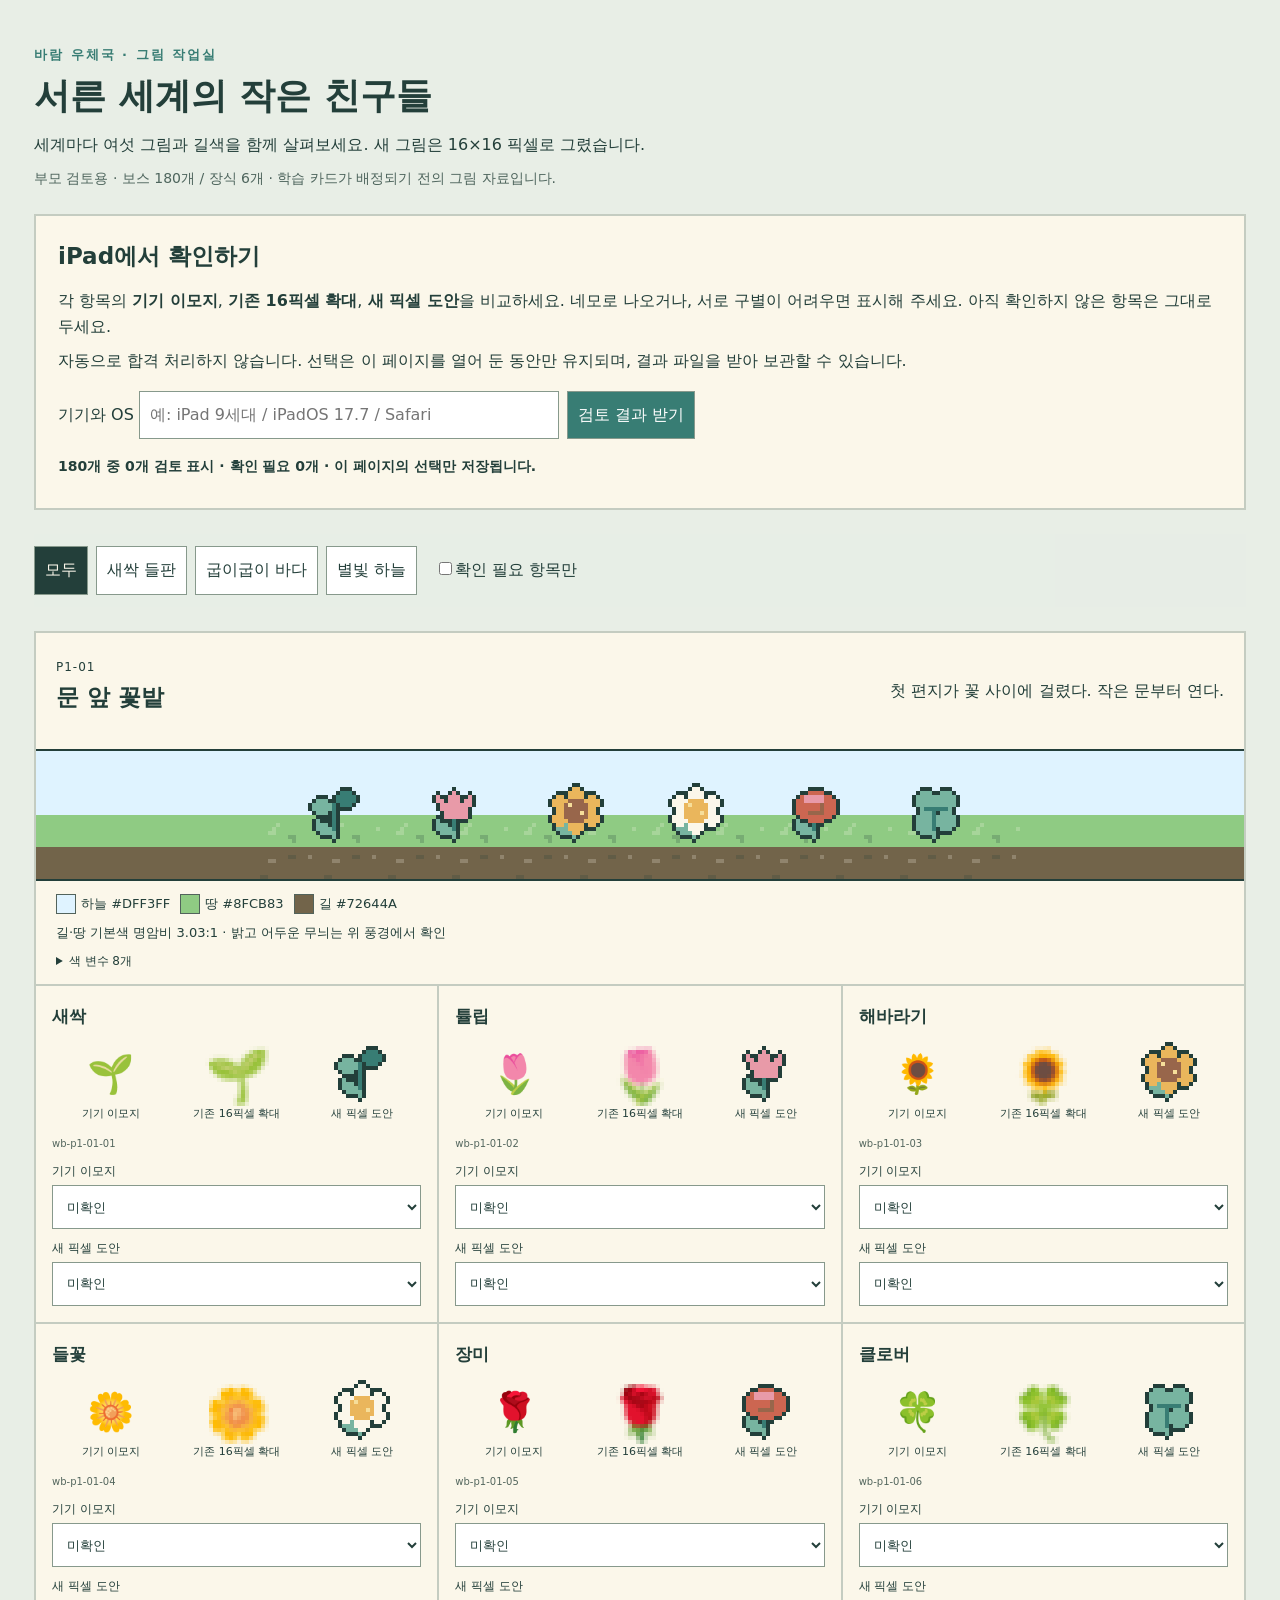
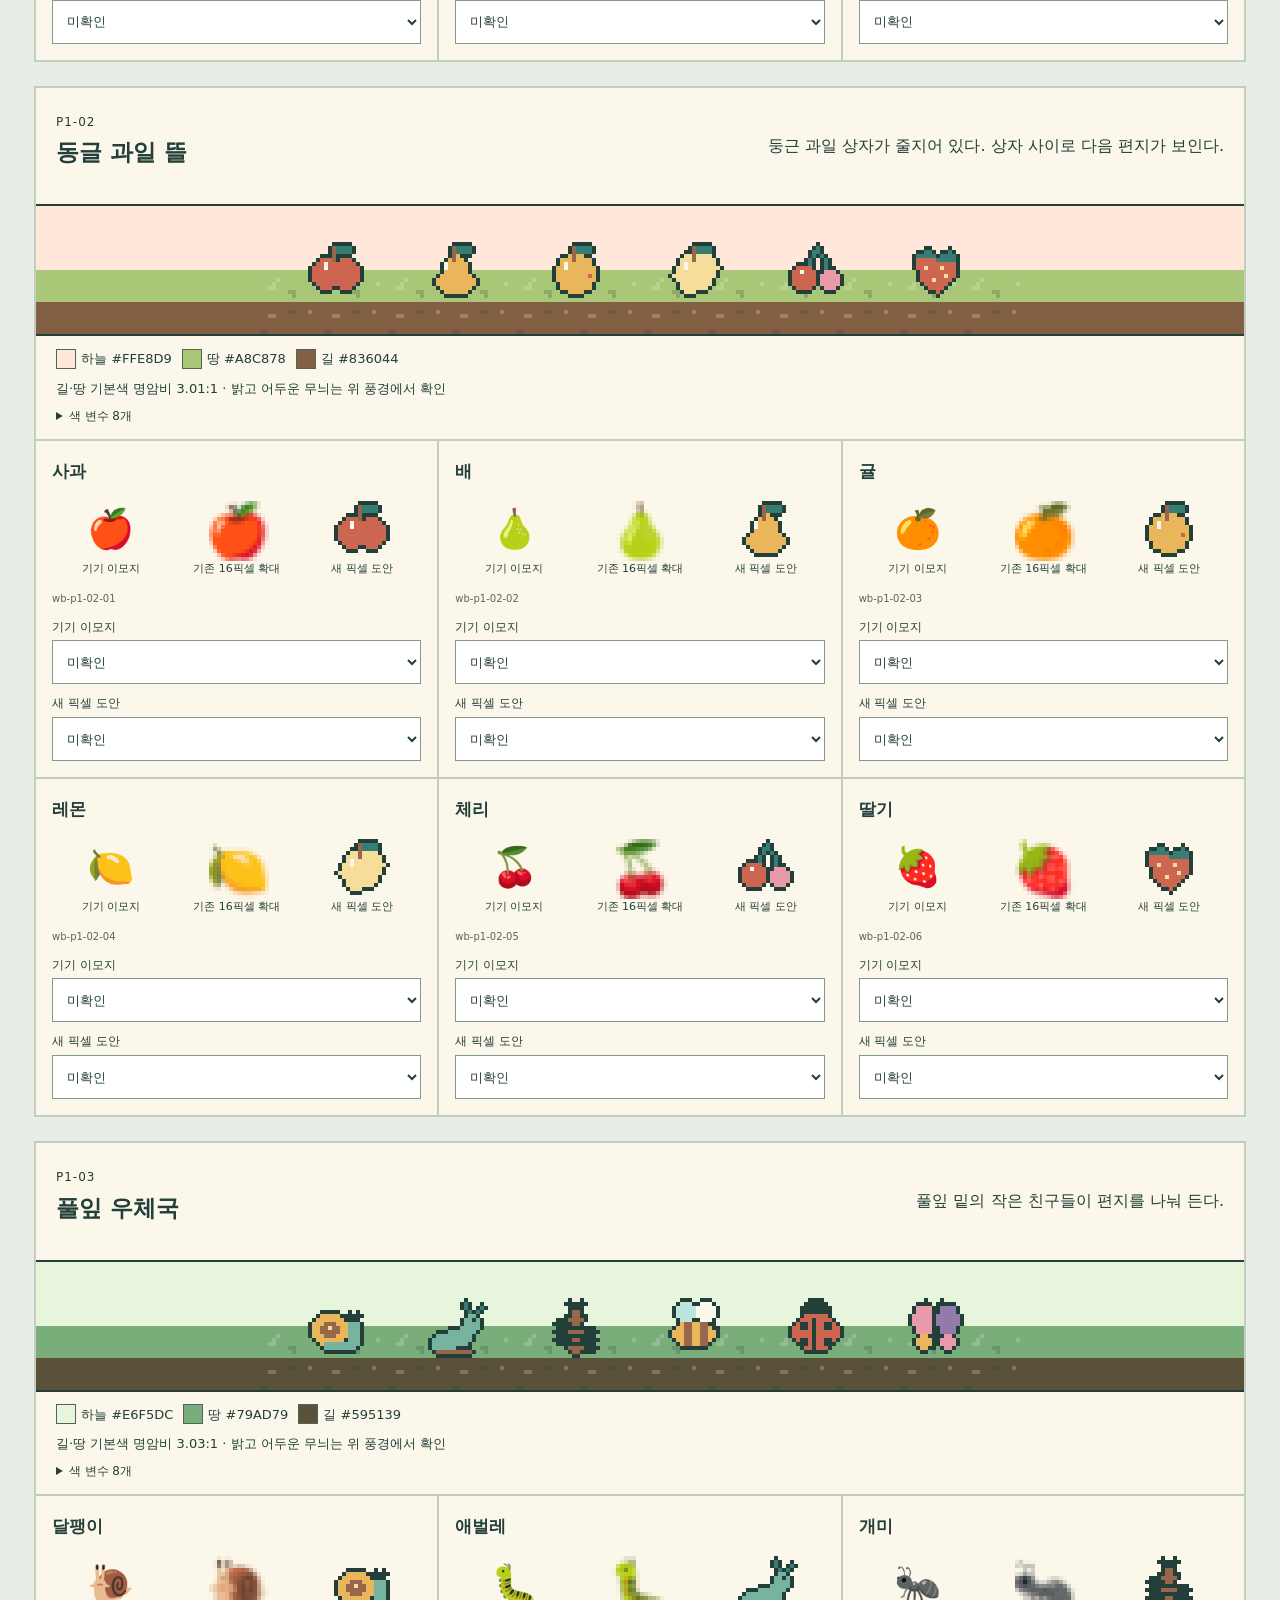
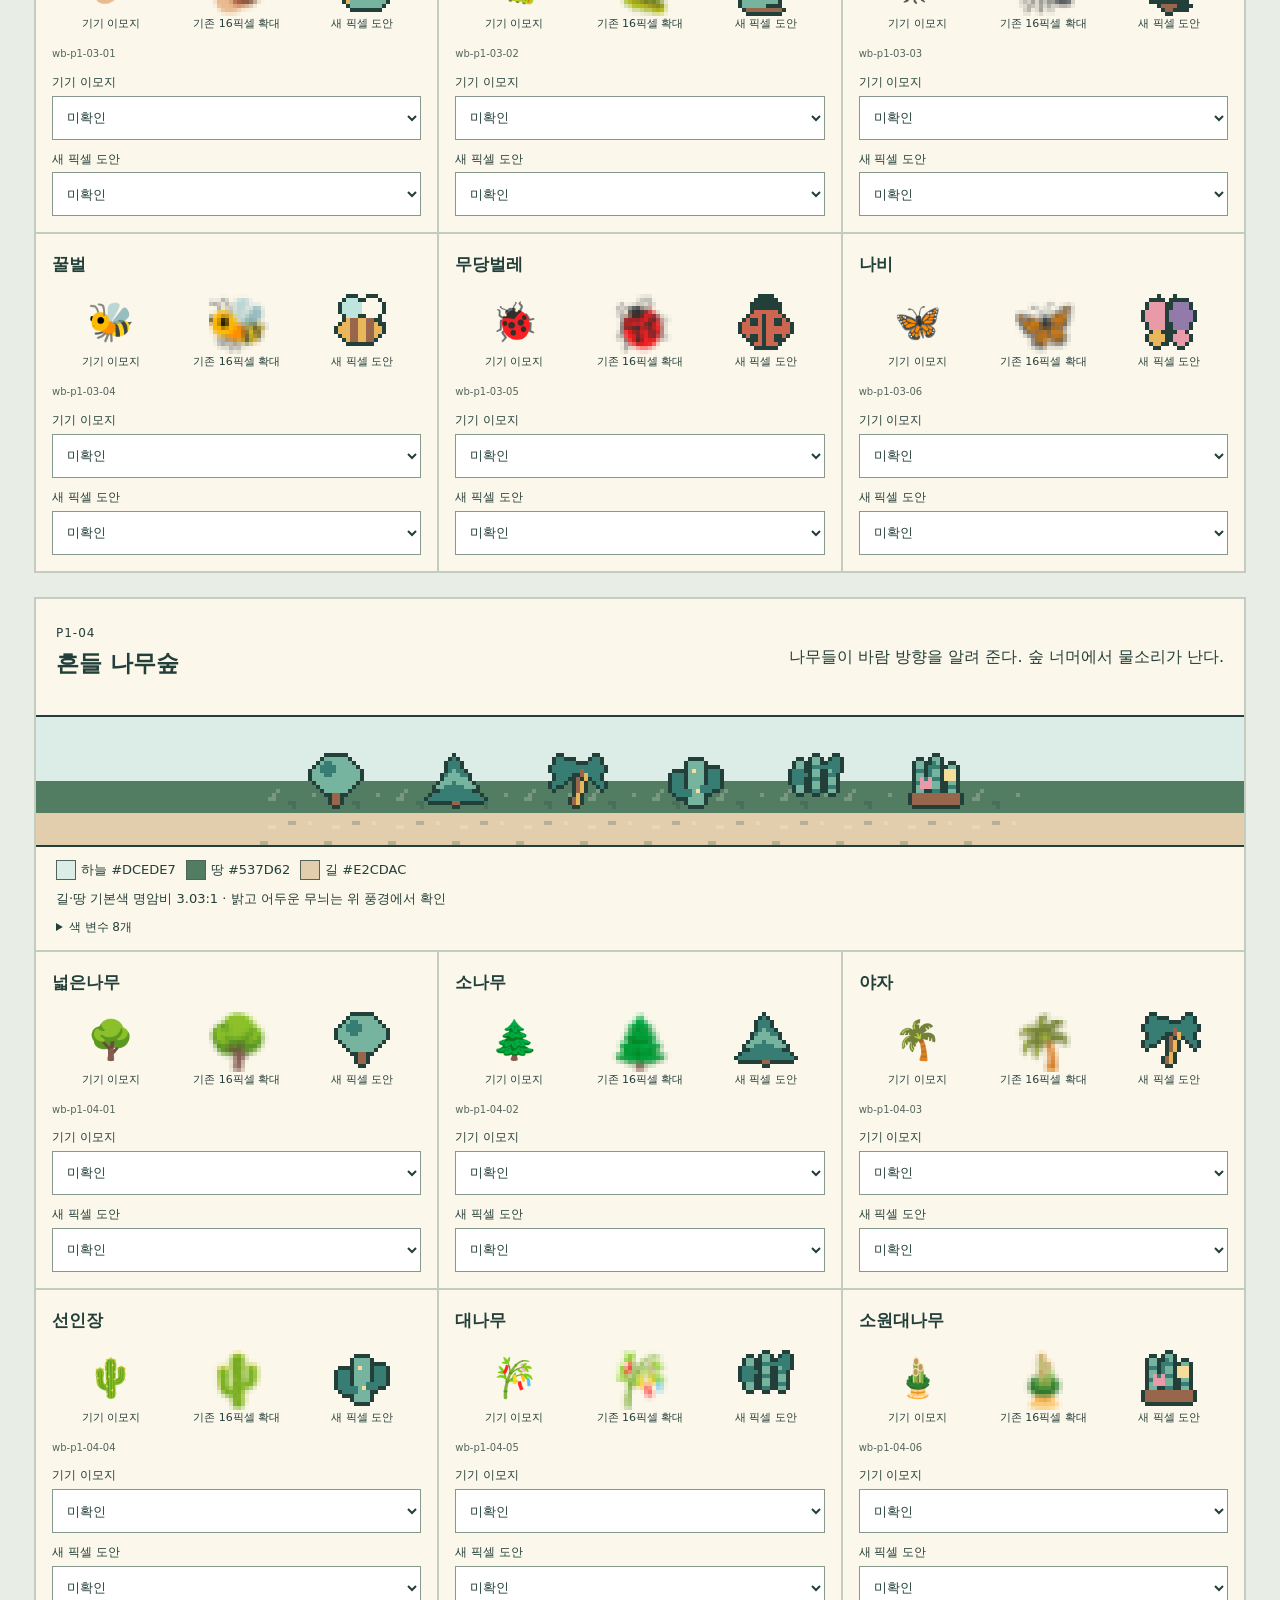
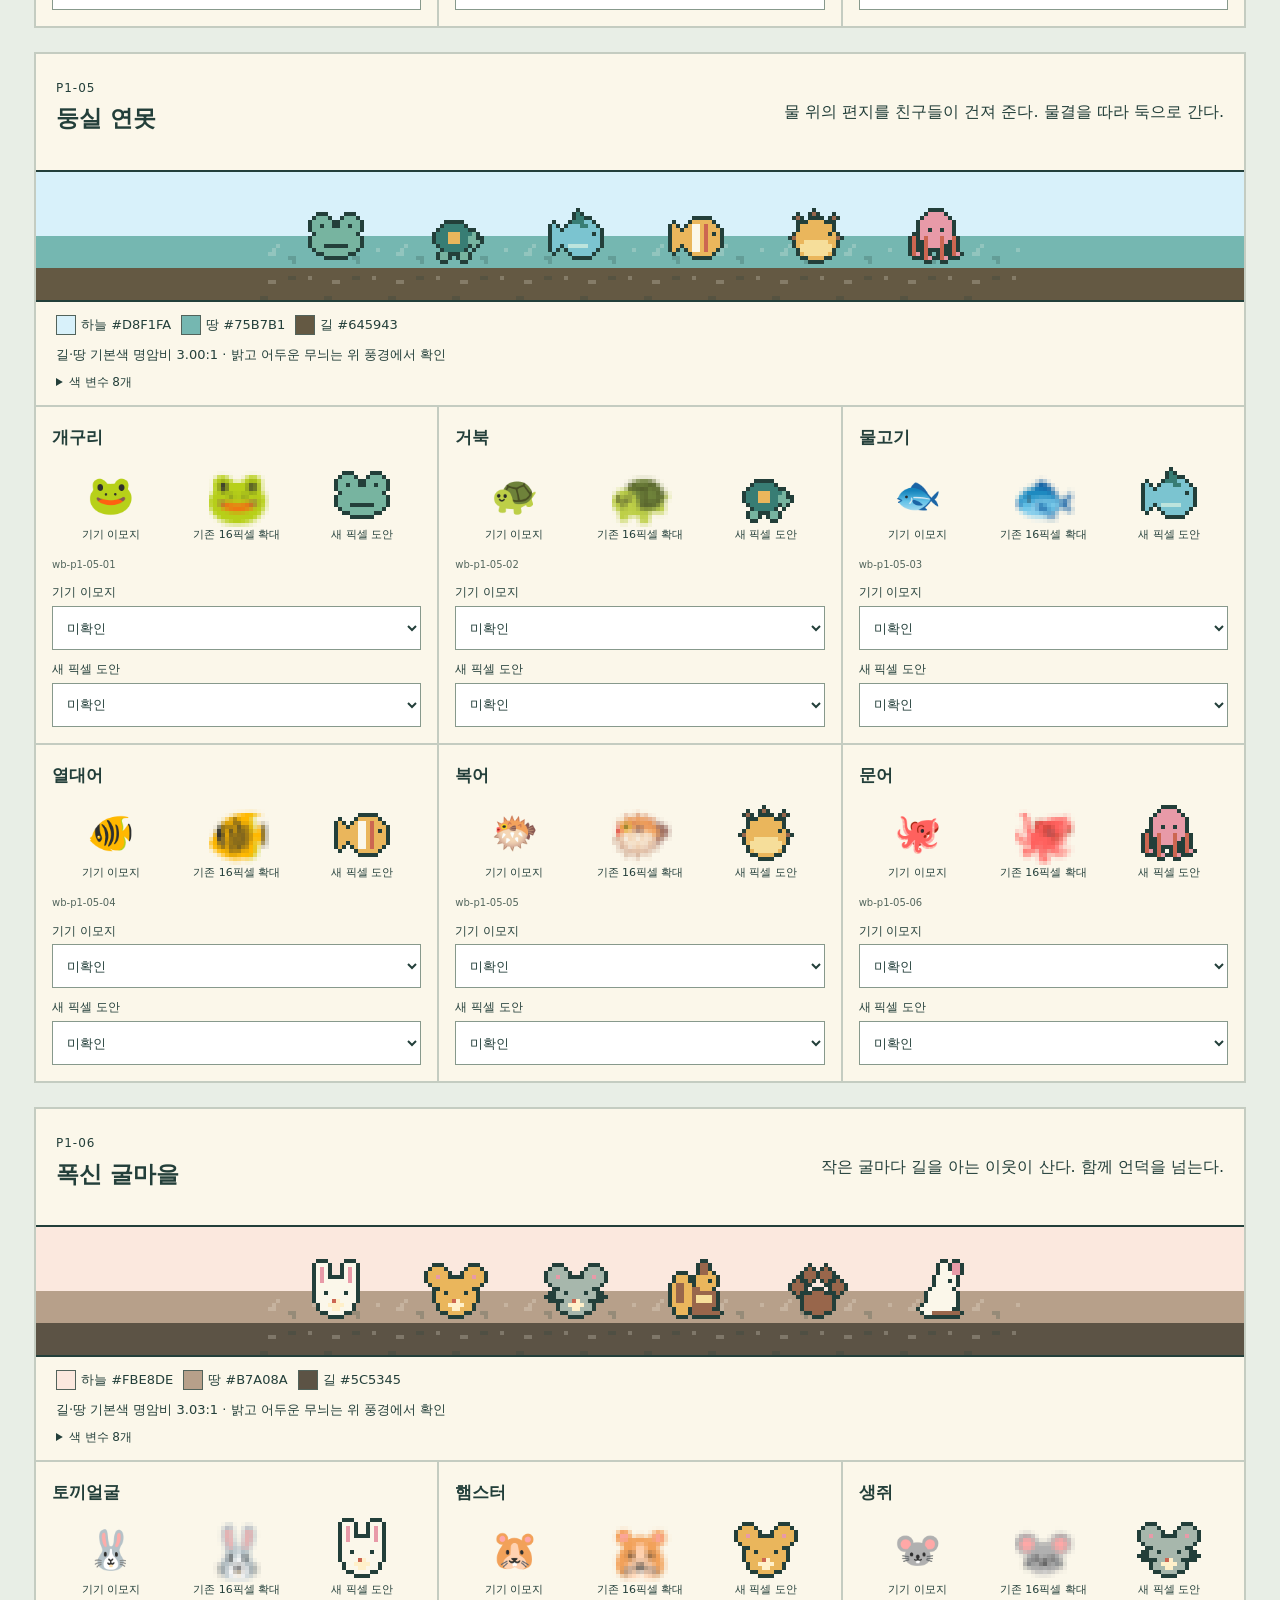
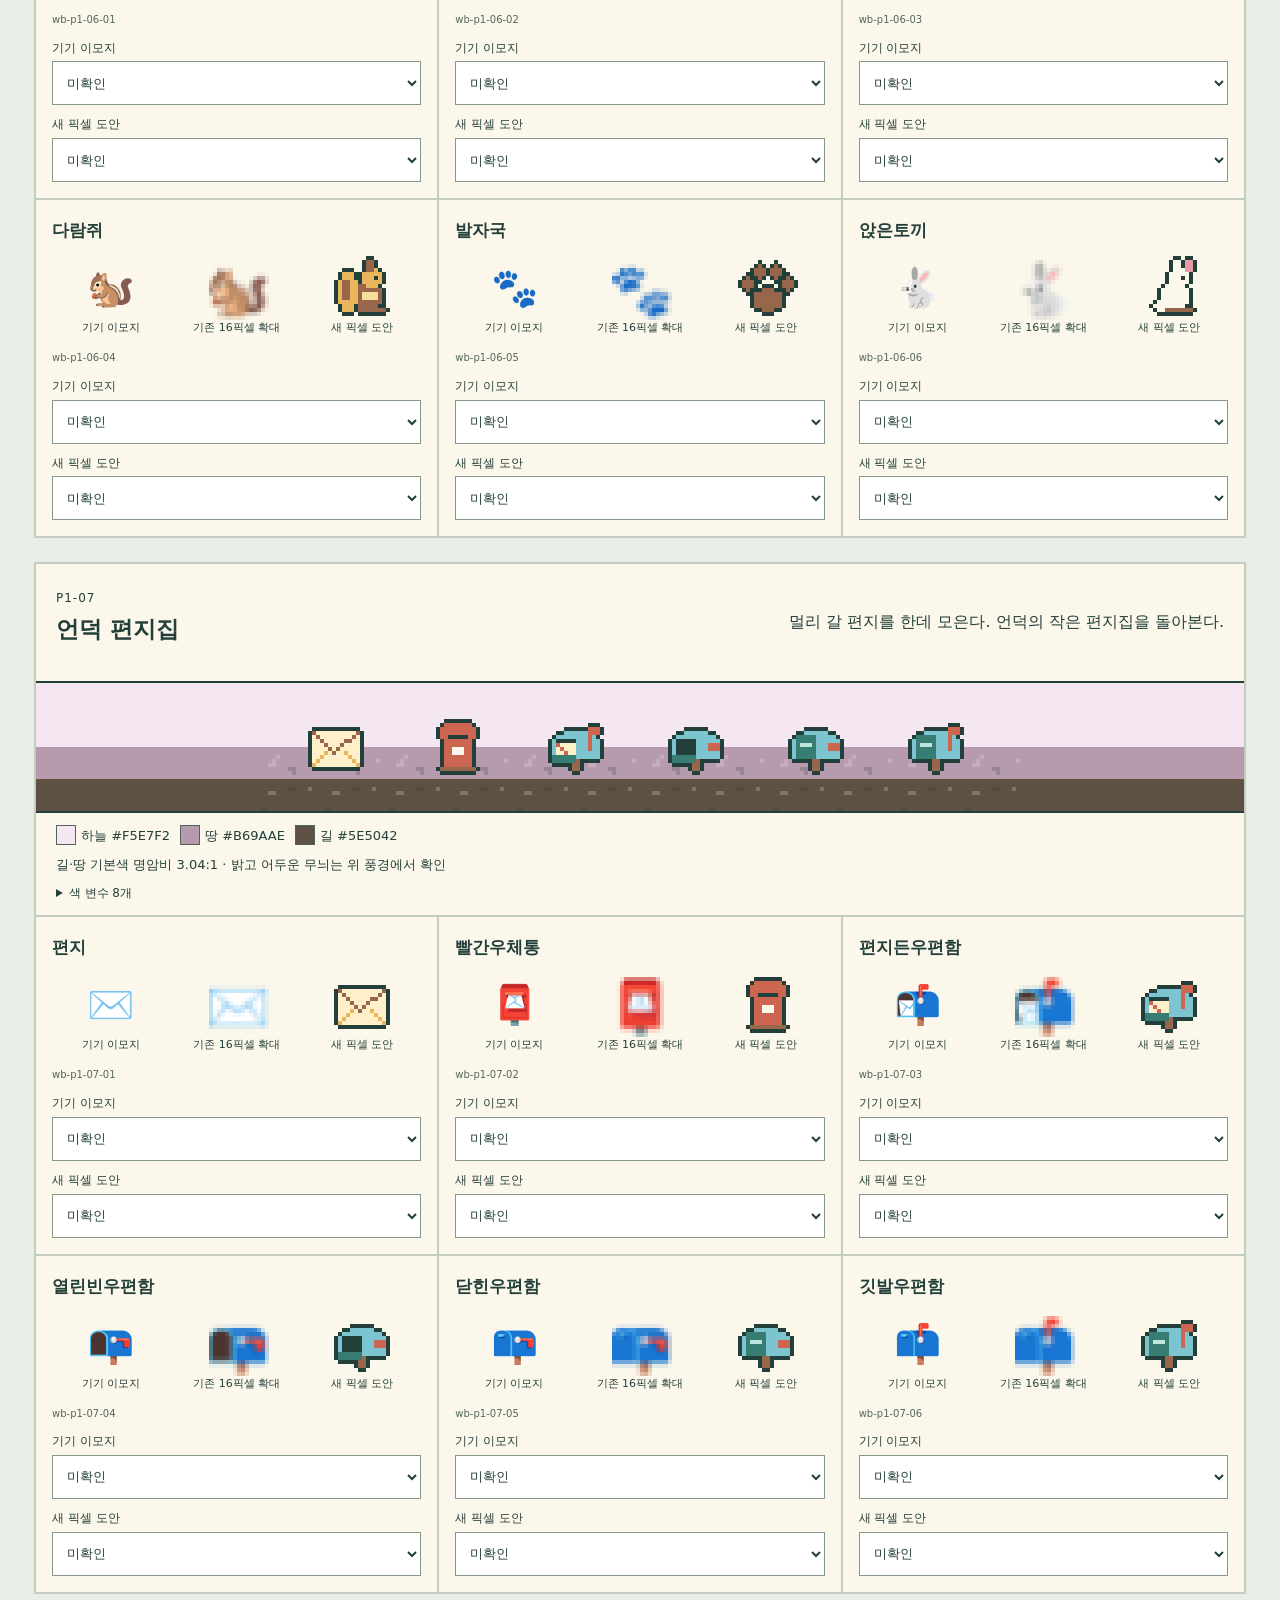
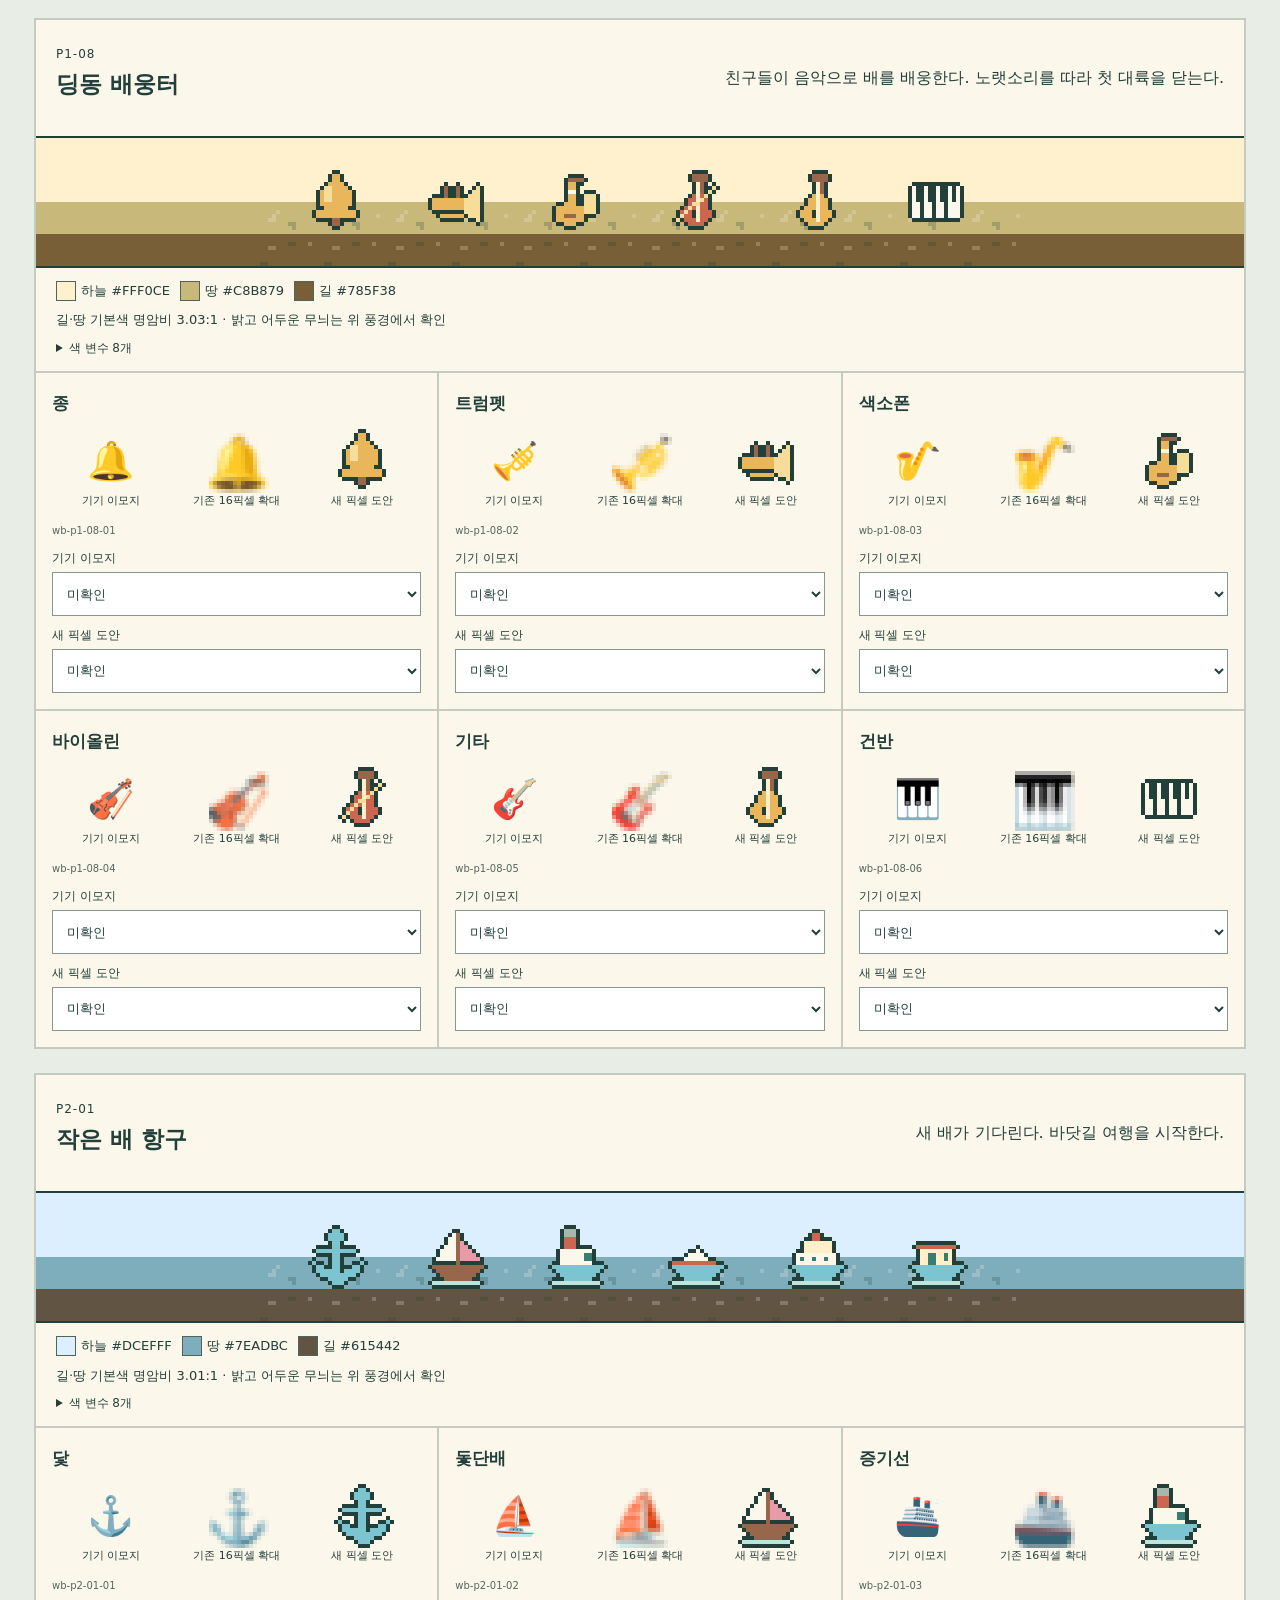
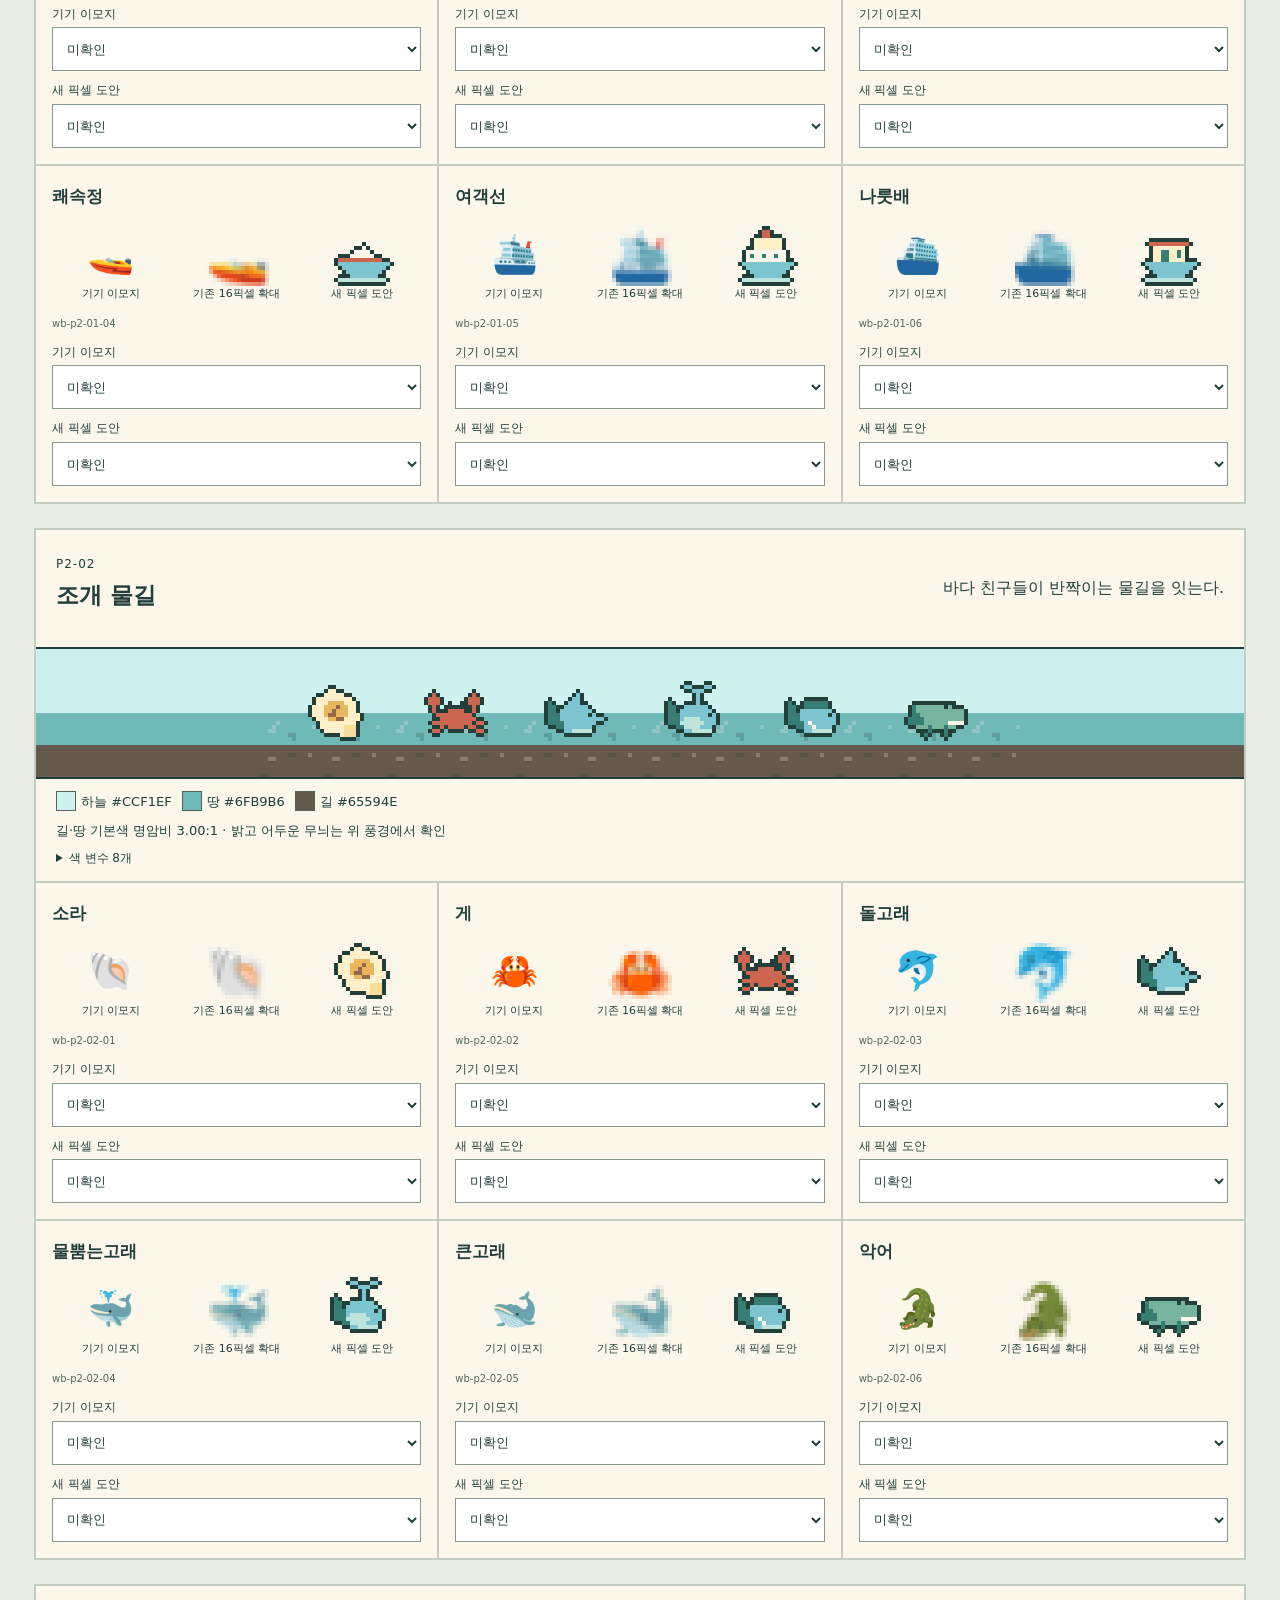
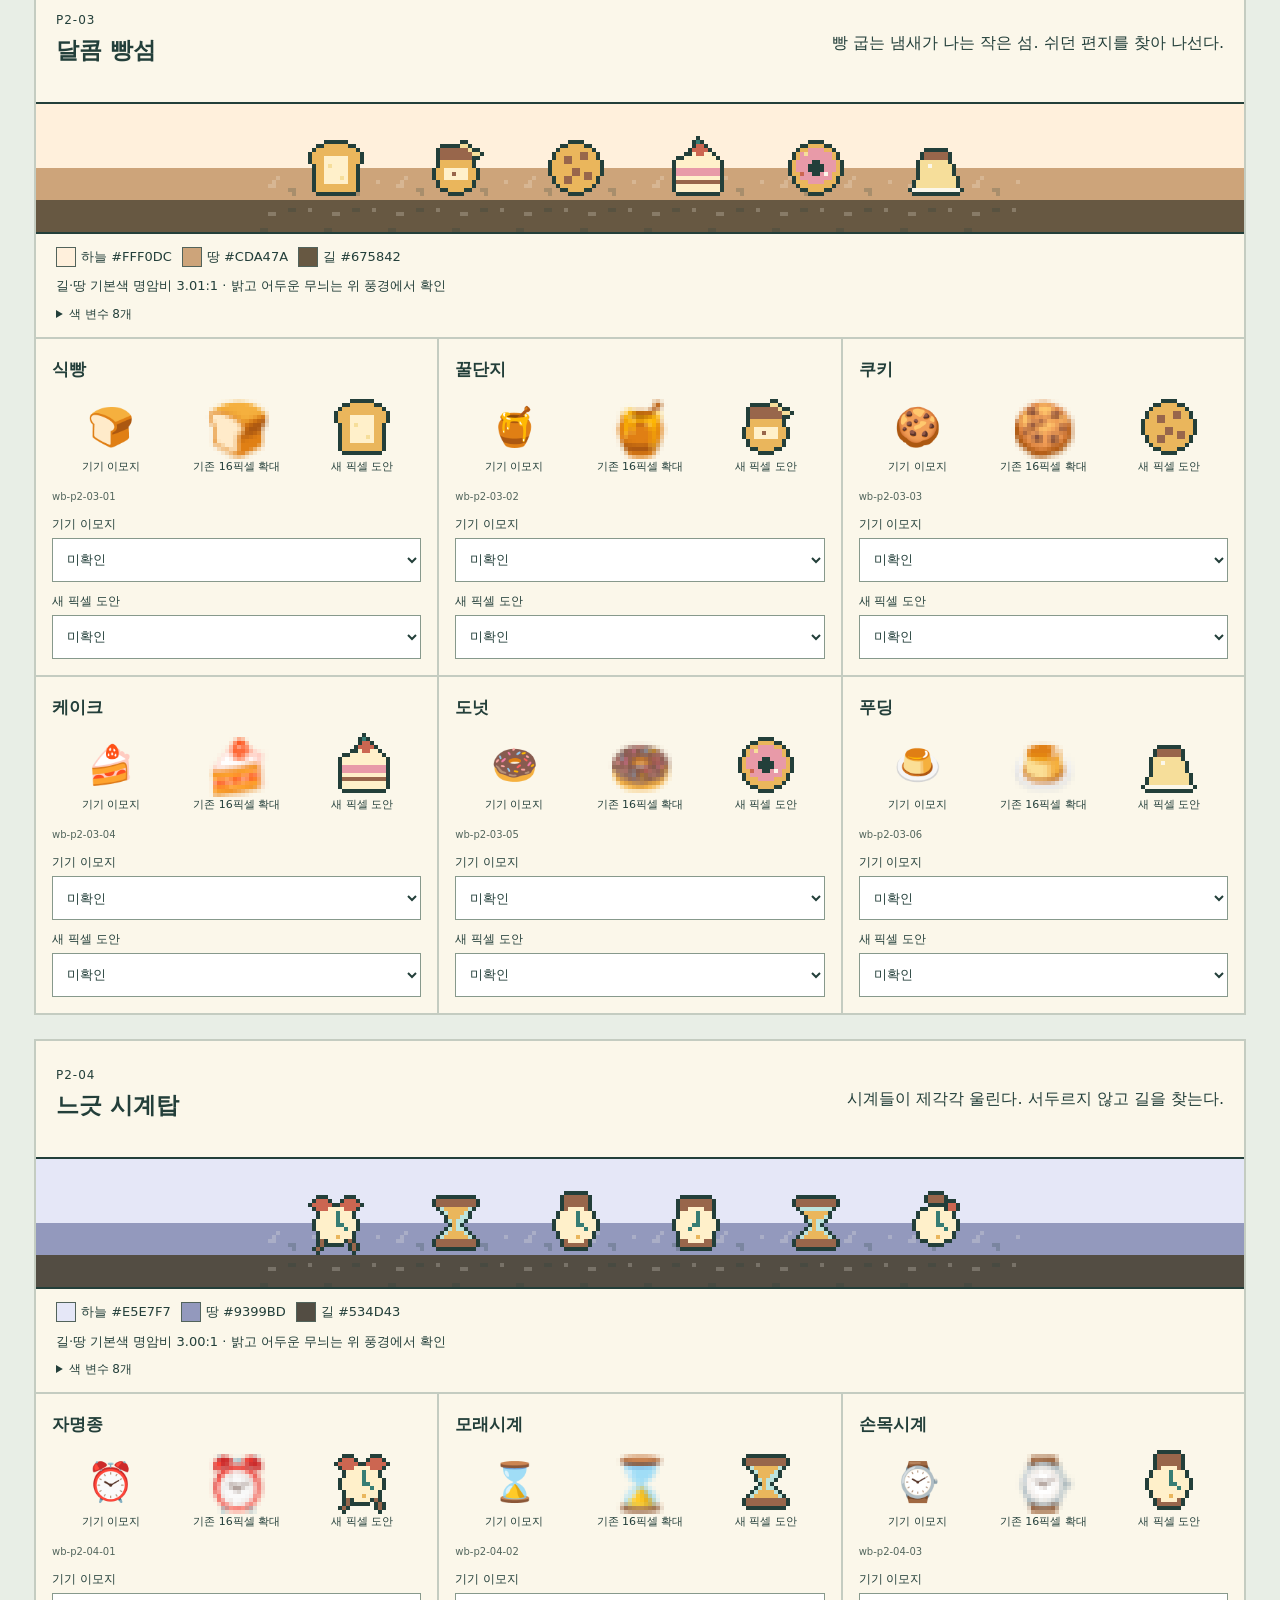
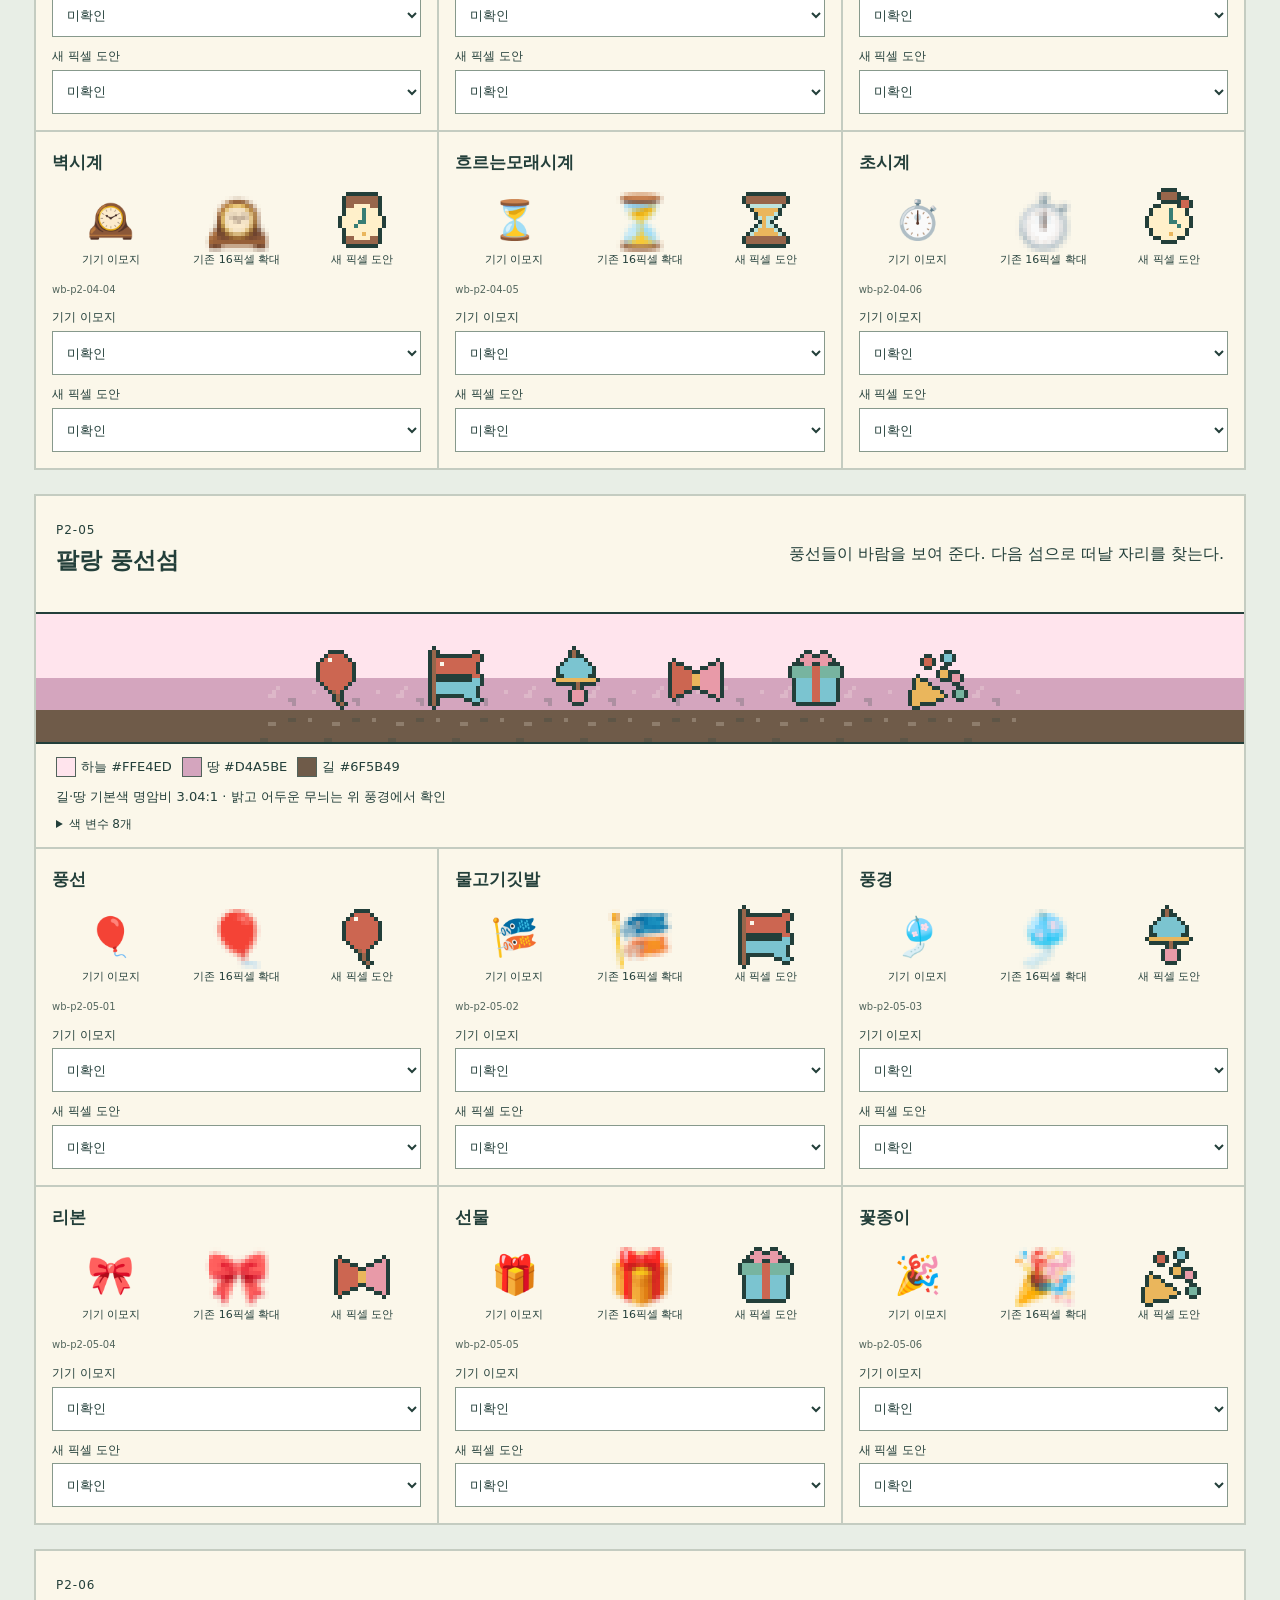
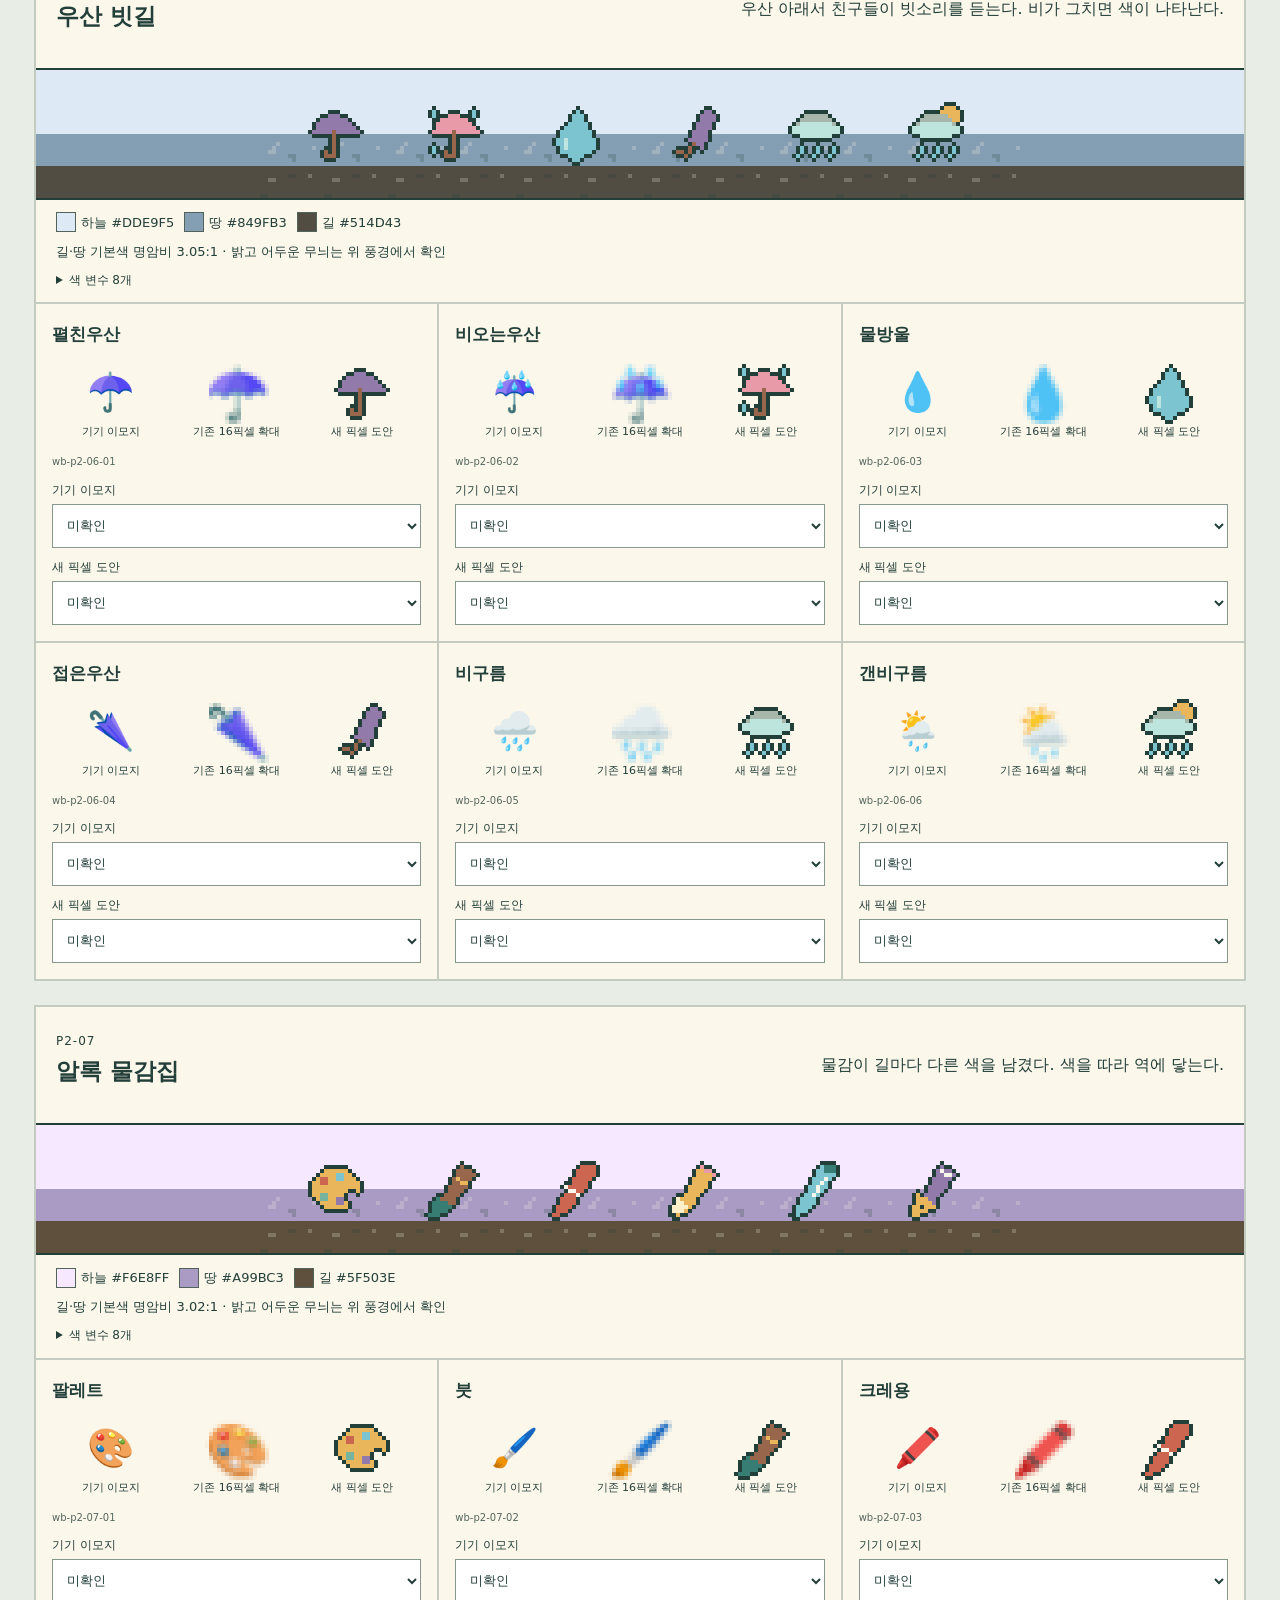
<file: cards/art-review/index.html>
<!doctype html>
<html lang="ko"><head><meta charset="utf-8"><meta name="viewport" content="width=device-width, initial-scale=1"><title>서른 세계 · 픽셀 도안 검토</title><link rel="stylesheet" href="style.css"></head>
<body><main>
<header><p class="eyebrow">바람 우체국 · 그림 작업실</p><h1>서른 세계의 작은 친구들</h1><p>세계마다 여섯 그림과 길색을 함께 살펴보세요. 새 그림은 16×16 픽셀로 그렸습니다.</p><p class="note">부모 검토용 · 보스 180개 / 장식 6개 · 학습 카드가 배정되기 전의 그림 자료입니다.</p></header>
<section class="instructions"><h2>iPad에서 확인하기</h2><p>각 항목의 <b>기기 이모지</b>, <b>기존 16픽셀 확대</b>, <b>새 픽셀 도안</b>을 비교하세요. 네모로 나오거나, 서로 구별이 어려우면 표시해 주세요. 아직 확인하지 않은 항목은 그대로 두세요.</p><p>자동으로 합격 처리하지 않습니다. 선택은 이 페이지를 열어 둔 동안만 유지되며, 결과 파일을 받아 보관할 수 있습니다.</p><label>기기와 OS <input id="device" placeholder="예: iPad 9세대 / iPadOS 17.7 / Safari" maxlength="160"></label><button id="export">검토 결과 받기</button><p id="status" role="status">자료 불러오는 중…</p></section>
<nav class="controls" aria-label="대륙 고르기"><button data-band="all" aria-pressed="true">모두</button><button data-band="P1" aria-pressed="false">새싹 들판</button><button data-band="P2" aria-pressed="false">굽이굽이 바다</button><button data-band="P3" aria-pressed="false">별빛 하늘</button><label><input type="checkbox" id="issues">확인 필요 항목만</label></nav>
<div id="error" role="alert" hidden></div><div id="worlds"></div><section id="storm"><h2>회오리 도안</h2><p>밝은 땅과 밤하늘에서 나란히 확인합니다.</p><div class="storm-grid"></div></section><section id="decor"><h2>풍경에 더할 장식</h2><p>해바라기·야자·달·소라·돛단배와 과일 배. 위 보스 도안을 장식 이름으로도 사용할 수 있습니다.</p><div class="decor-grid"></div></section>
<footer>픽셀 도안은 프로젝트에서 직접 그린 원본입니다. 이모지는 기기 글꼴로 비교할 때만 표시합니다.<br>iPadOS 실기기 확인과 아이들의 그림 구별·선호는 별도 검토가 필요합니다.</footer>
</main><script src="app.js"></script></body></html>
</file>
<file: cards/art-review/style.css>
:root{color-scheme:light;--ink:#233f3a;--paper:#fbf7ea;--teal:#387d74;--line:#c4ccc1}*{box-sizing:border-box}body{margin:0;background:#e8eee6;color:var(--ink);font:16px/1.65 -apple-system,BlinkMacSystemFont,"Apple SD Gothic Neo",system-ui,sans-serif}main{max-width:1260px;padding:36px 24px;margin:auto}h1{font-size:36px;margin:0 0 12px;line-height:1.3}h2{font-size:23px;margin:0 0 12px}h3{font-size:20px;margin:0}p{margin:8px 0}.eyebrow{letter-spacing:2px;font-size:13px;color:var(--teal);font-weight:700}.note{font-size:14px;color:#4e655d}.instructions{margin:24px 0;padding:22px;background:var(--paper);border:2px solid var(--line)}button,input,select{font:inherit}button,select,input[type=text],input:not([type]){border:1px solid #87998c;background:white;color:var(--ink);padding:10px;border-radius:0}button{min-height:44px;cursor:pointer}button:focus-visible,select:focus-visible,input:focus-visible{outline:3px solid #1573ac;outline-offset:2px}input#device{max-width:100%;width:420px}#export{background:var(--teal);color:white;margin:8px}#status{font-size:14px;font-weight:600}.controls{display:flex;gap:8px;align-items:center;flex-wrap:wrap;position:sticky;top:0;background:#e8eee6f5;padding:12px 0;z-index:2}.controls [aria-pressed=true]{background:var(--ink);color:var(--paper)}.controls label{padding:10px}.world{border:2px solid var(--line);background:var(--paper);margin:24px 0;scroll-margin-top:80px}.world-head{padding:20px;display:flex;justify-content:space-between;gap:12px;align-items:center}.world-head small{font-size:12px;letter-spacing:1px}.scene{position:relative;background:linear-gradient(var(--w-sky) 0 50%,var(--w-ground) 50% 75%,var(--w-path) 75% 100%);overflow:hidden;border-top:2px solid var(--ink);border-bottom:2px solid var(--ink)}.scene svg{display:block;width:768px;height:128px;max-width:none;margin:auto;shape-rendering:crispEdges}.palettes{padding:12px 20px}.swatches{display:flex;gap:10px;flex-wrap:wrap;font-size:13px}.swatches span{display:inline-flex;align-items:center;gap:5px}.swatch{display:inline-block;width:20px;height:20px;border:1px solid #52635b}.contrast{font-size:13px}.palette-details{font-size:12px;overflow-wrap:anywhere}.palette-details dl{display:grid;grid-template-columns:140px 1fr;margin:10px 0}.palette-details dt,.palette-details dd{margin:0;padding:2px}.boss-grid{display:grid;grid-template-columns:repeat(3,minmax(0,1fr));gap:2px;background:var(--line);border-top:2px solid var(--line)}.boss{background:var(--paper);padding:16px;min-width:0}.boss h4{margin:0 0 12px;font-size:17px}.compare{display:flex;justify-content:space-between;gap:8px;text-align:center}.compare figure{margin:0;min-width:0;flex:1}.compare figcaption{font-size:11px;line-height:1.4;min-height:30px}.native{height:64px;line-height:64px;font-size:38px;font-family:"Apple Color Emoji","Segoe UI Emoji","Noto Color Emoji",sans-serif;display:block}.pixel{width:64px;height:64px;shape-rendering:crispEdges;image-rendering:pixelated;display:block;margin:auto}.compare canvas{width:64px;height:64px;display:block;margin:auto;image-rendering:pixelated}.boss select{display:block;width:100%;font-size:13px;margin-top:12px;min-height:44px}.boss label{font-size:12px;display:block;margin-top:10px}.boss label select{margin-top:3px}.boss .code{font-size:10px;color:#54675e;overflow-wrap:anywhere}.boss.flagged{box-shadow:inset 0 0 0 3px #cc6651}.boss[hidden],.world[hidden]{display:none}.decor-grid{display:flex;gap:20px;flex-wrap:wrap}.decor-grid figure{margin:0;background:var(--paper);padding:20px;text-align:center}.decor-grid figcaption{font-size:13px}footer{padding:32px 0;font-size:13px;color:#4e655d}#error{padding:20px;border:2px solid #cc6651;background:#fff1df;overflow-wrap:anywhere}@media(max-width:800px){main{padding:24px 14px}.boss-grid{grid-template-columns:repeat(2,minmax(0,1fr))}.world-head{display:block}.compare{gap:4px}.boss{padding:12px}.instructions{padding:16px}.controls{position:static}h1{font-size:28px}}@media(max-width:470px){.boss-grid{grid-template-columns:1fr}.compare{justify-content:flex-start;max-width:330px}.world-head{padding:16px}#export{margin-left:0}.scene svg{width:768px;height:128px}.palette-details dl{grid-template-columns:135px 1fr}}@media print{.instructions,.controls,#export,.boss label,footer{display:none}.world{break-inside:avoid;break-after:page}.boss-grid{grid-template-columns:repeat(3,minmax(0,1fr))}main{padding:0}.scene svg{width:768px;height:128px}body{background:white}.boss{padding:8px}}

.storm-grid{display:flex;gap:16px;flex-wrap:wrap}.storm-grid figure{margin:0;text-align:center;background:var(--paper);padding:12px}.storm-pair{display:flex}.storm-pair>div{padding:12px}.storm-light{background:#B8D9A4}.storm-dark{background:#293955}.storm-grid figcaption{font-size:13px}
</file>
